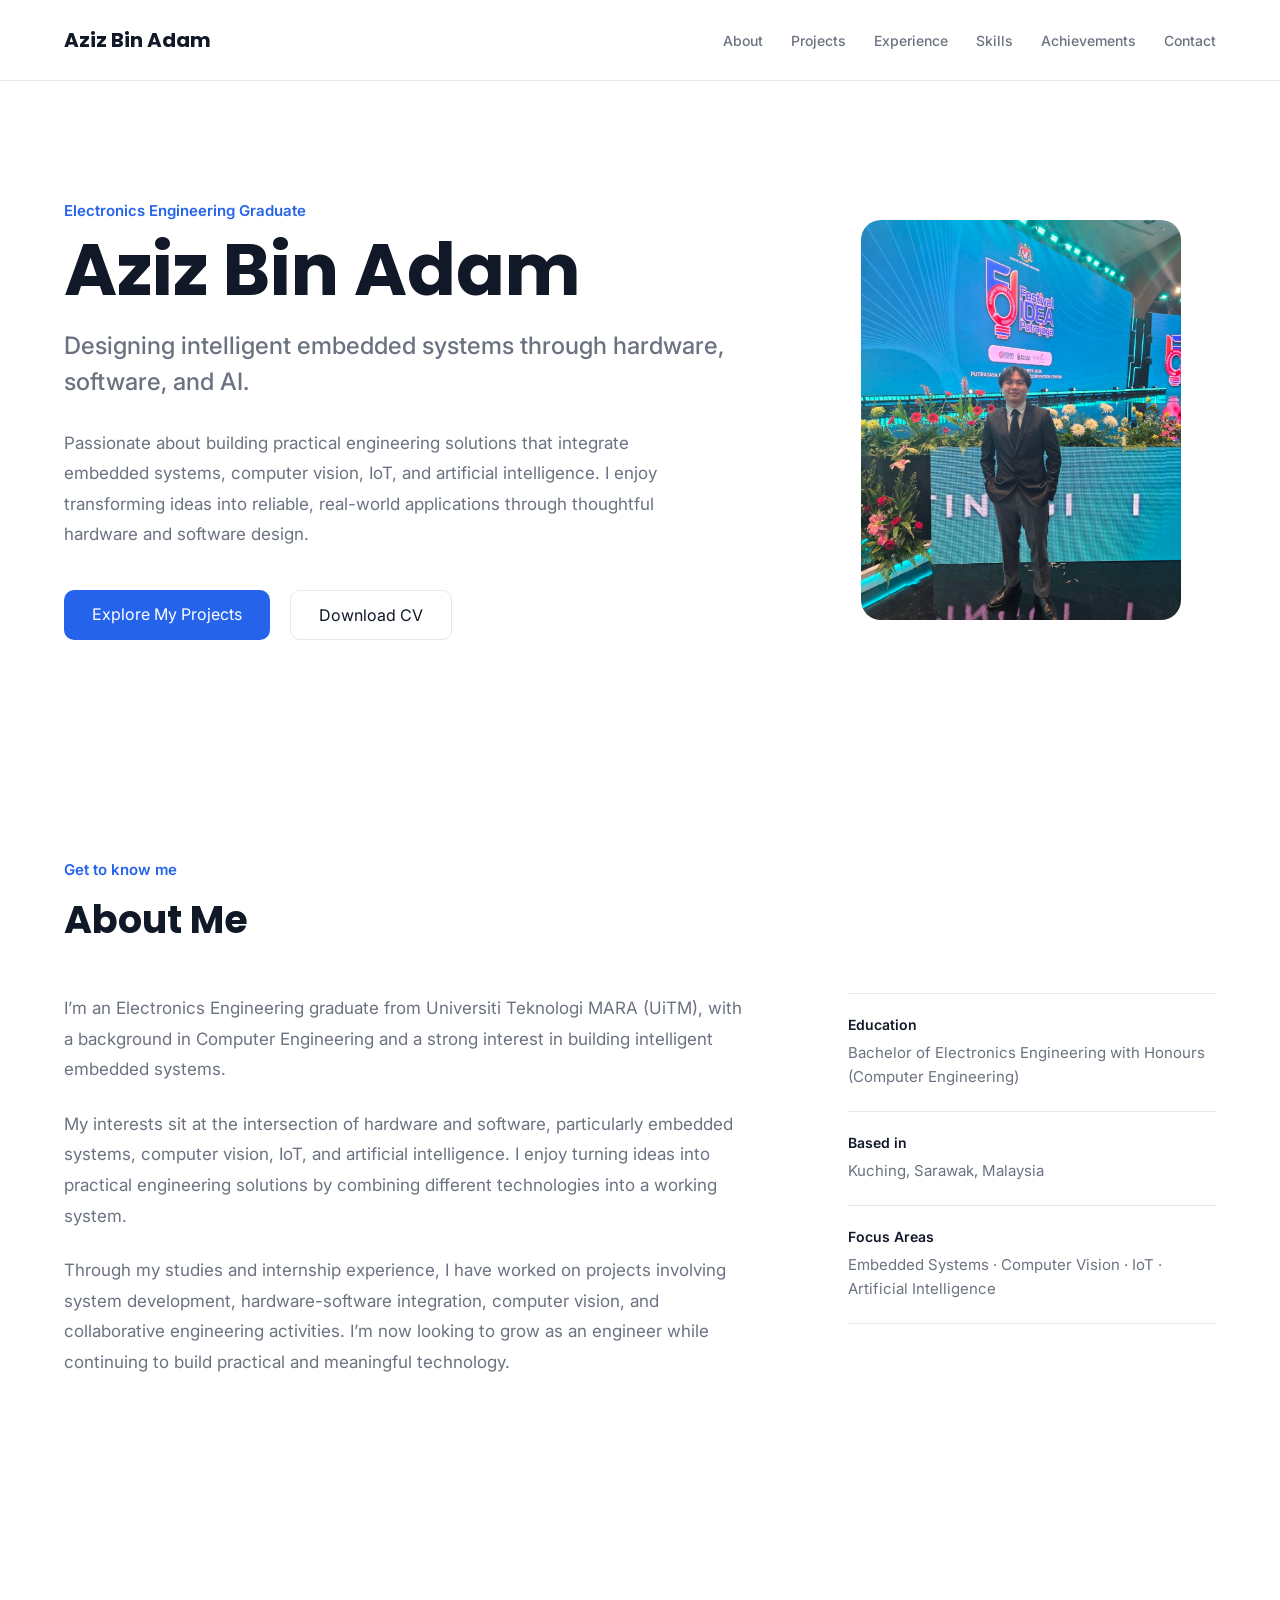
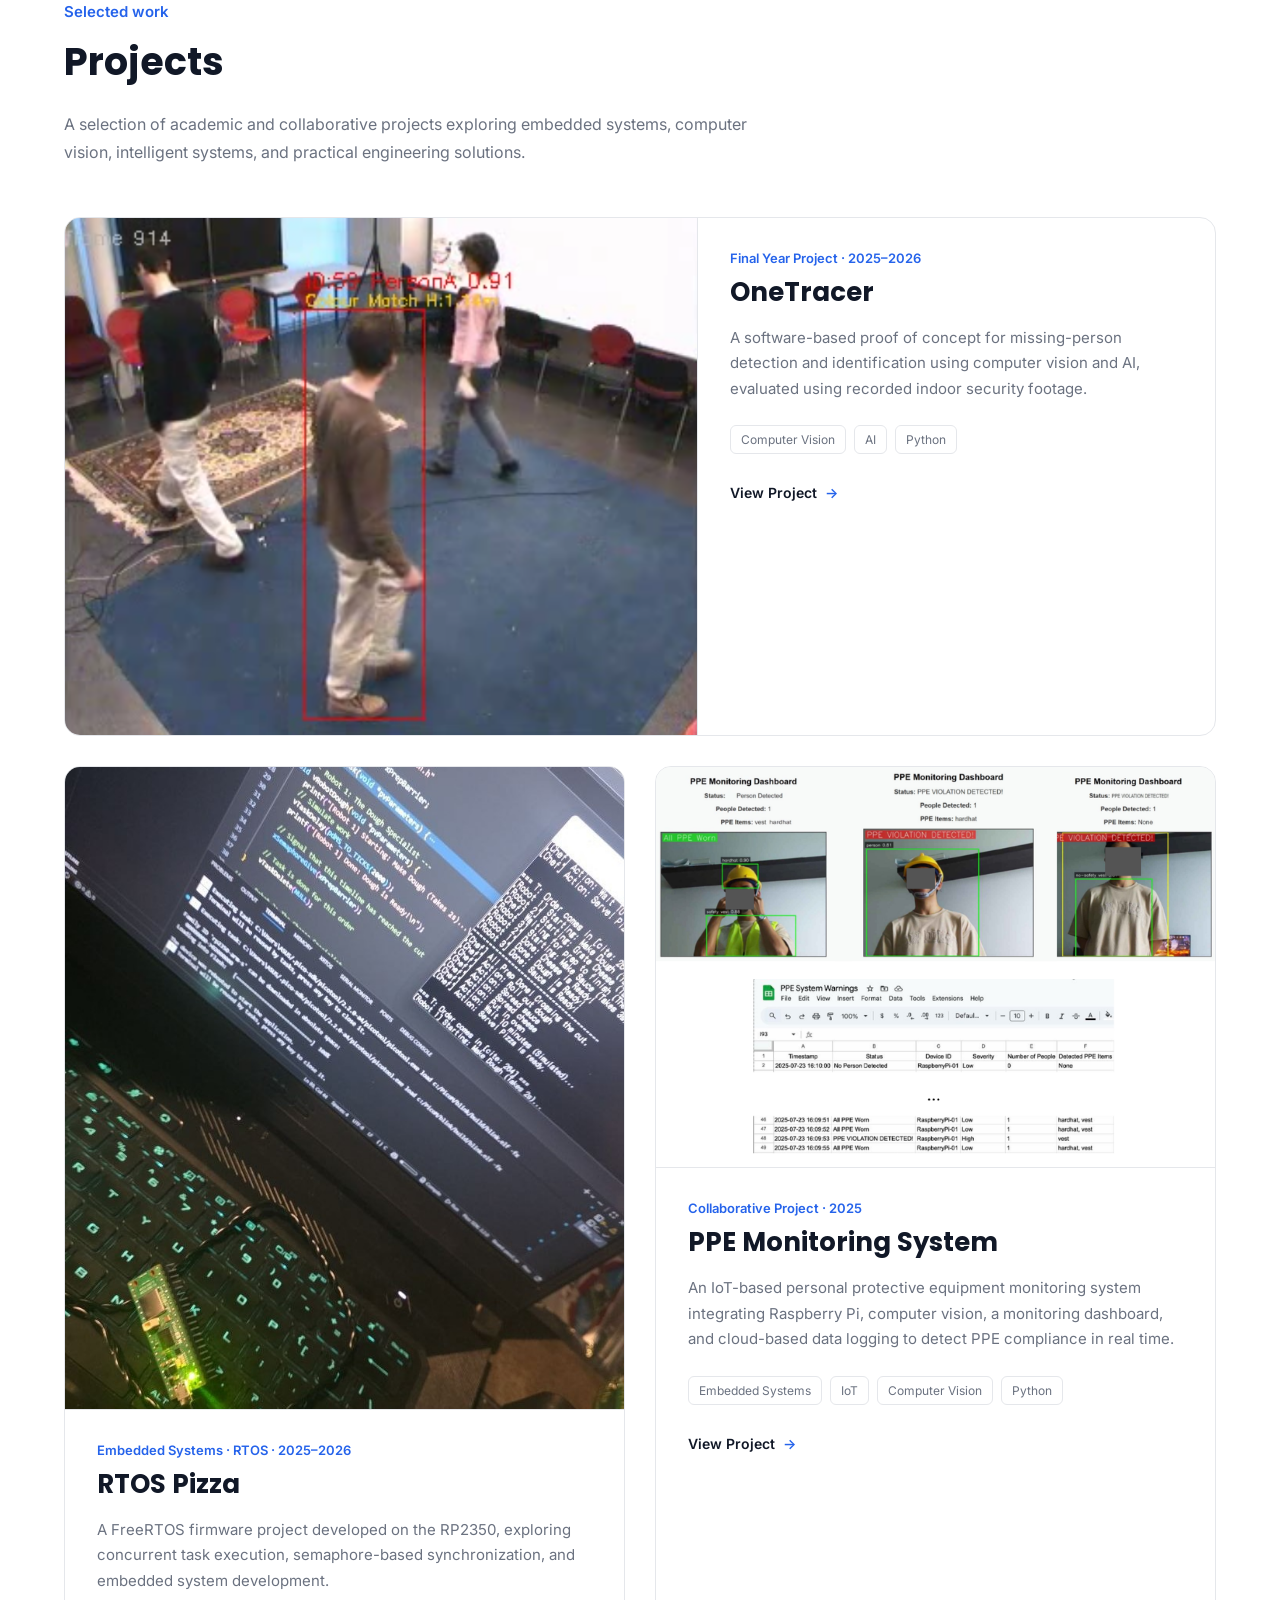
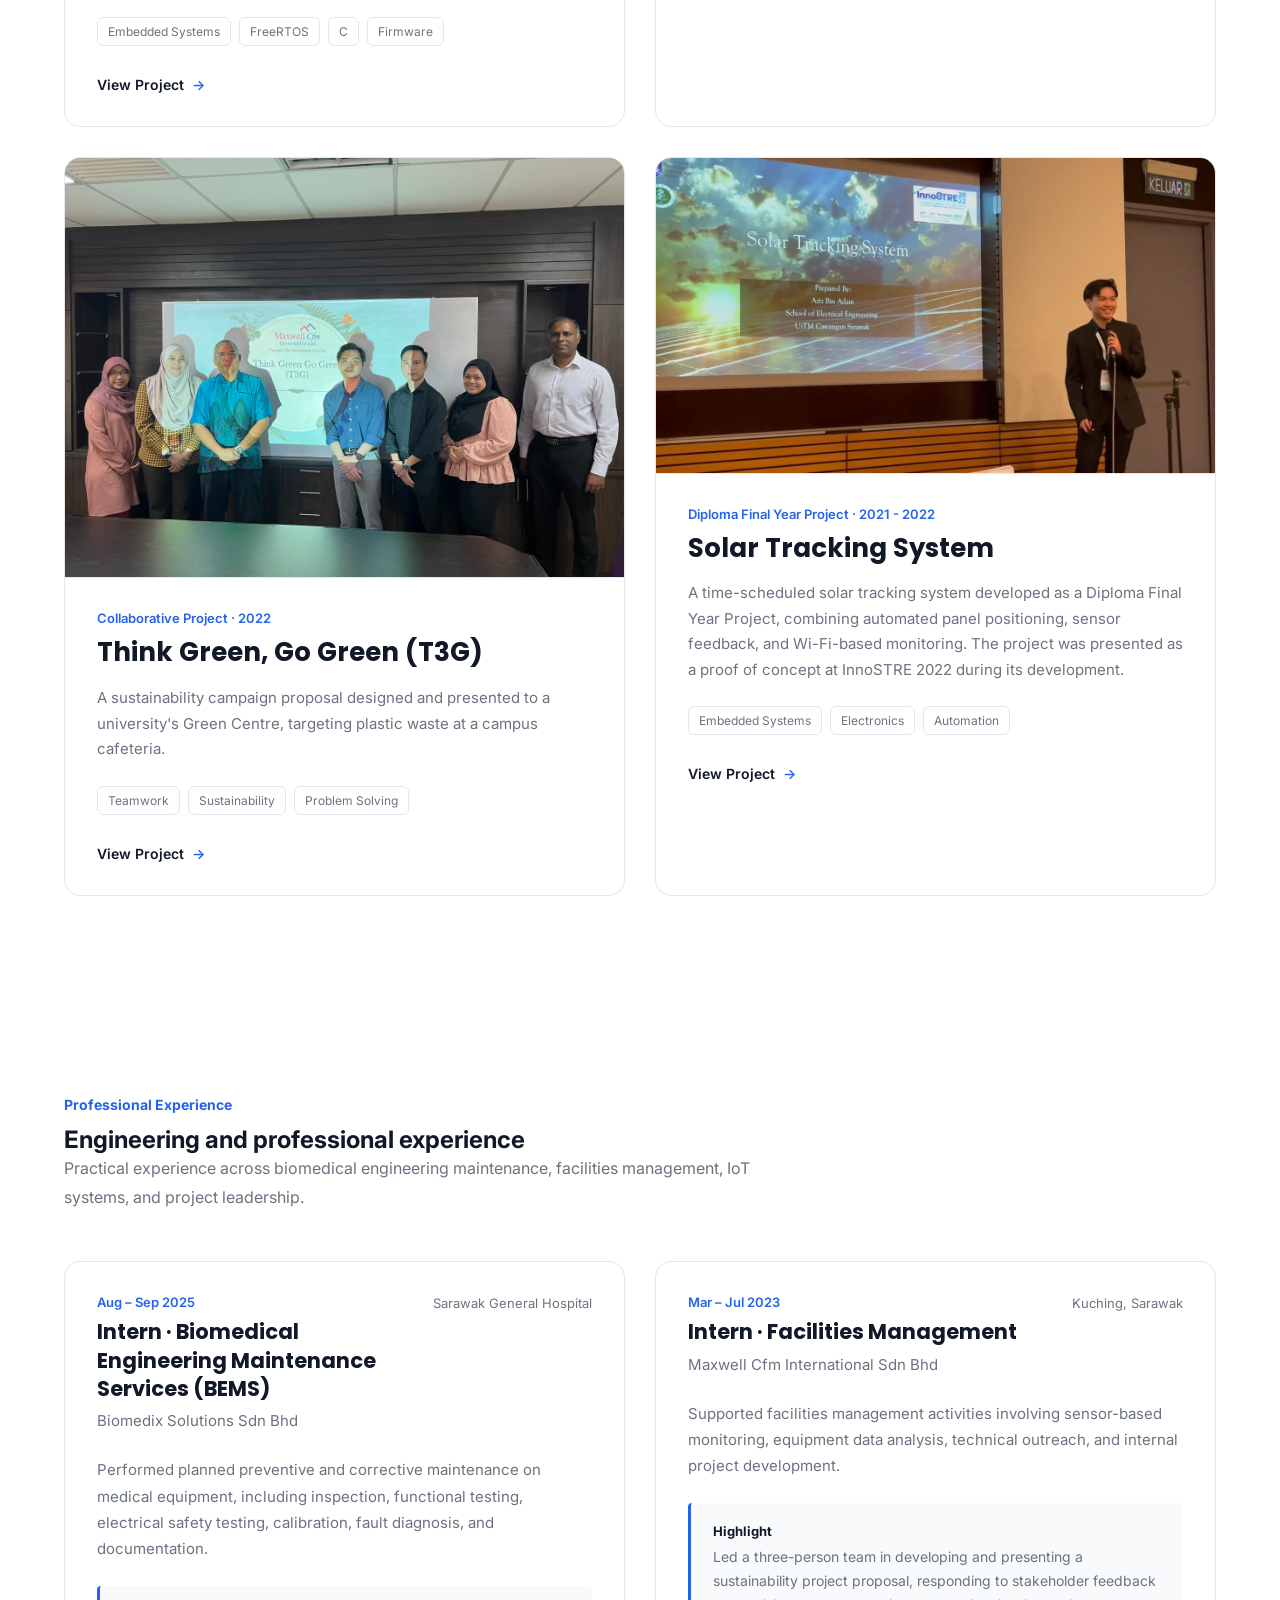
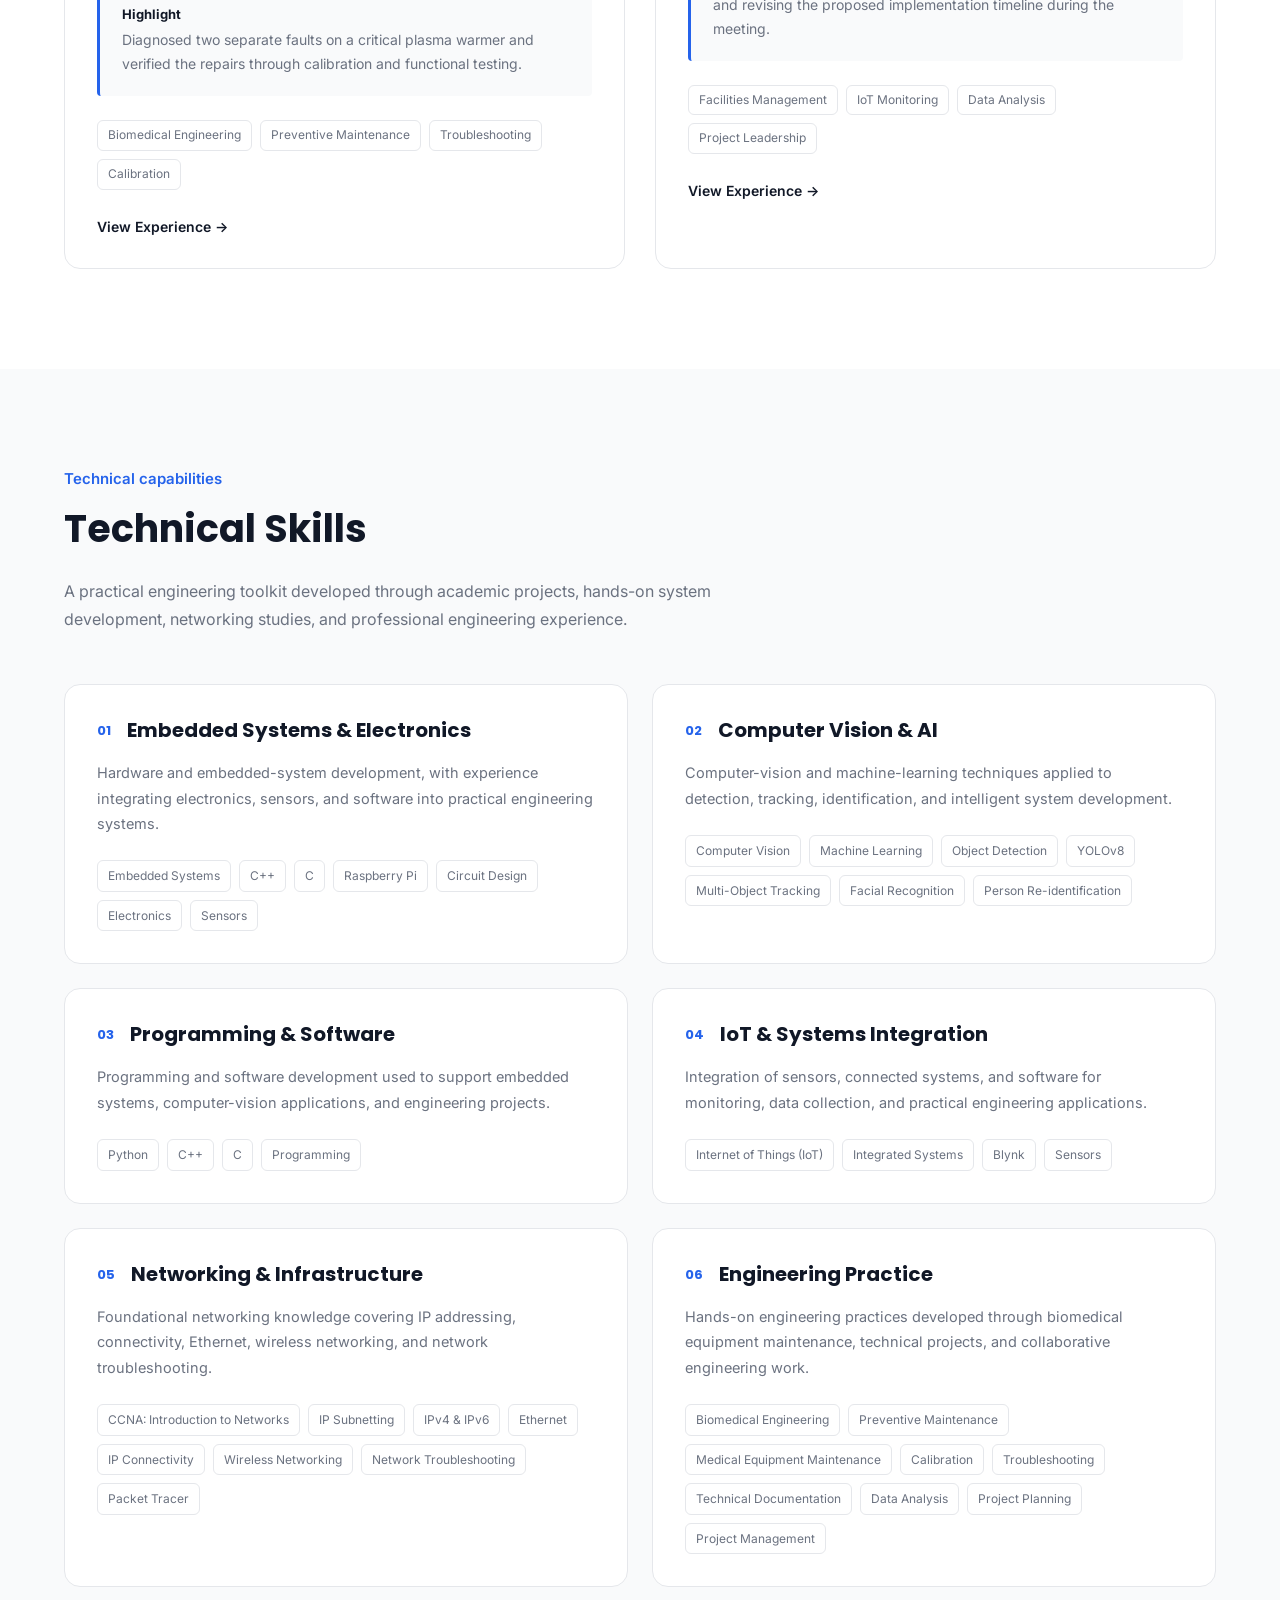
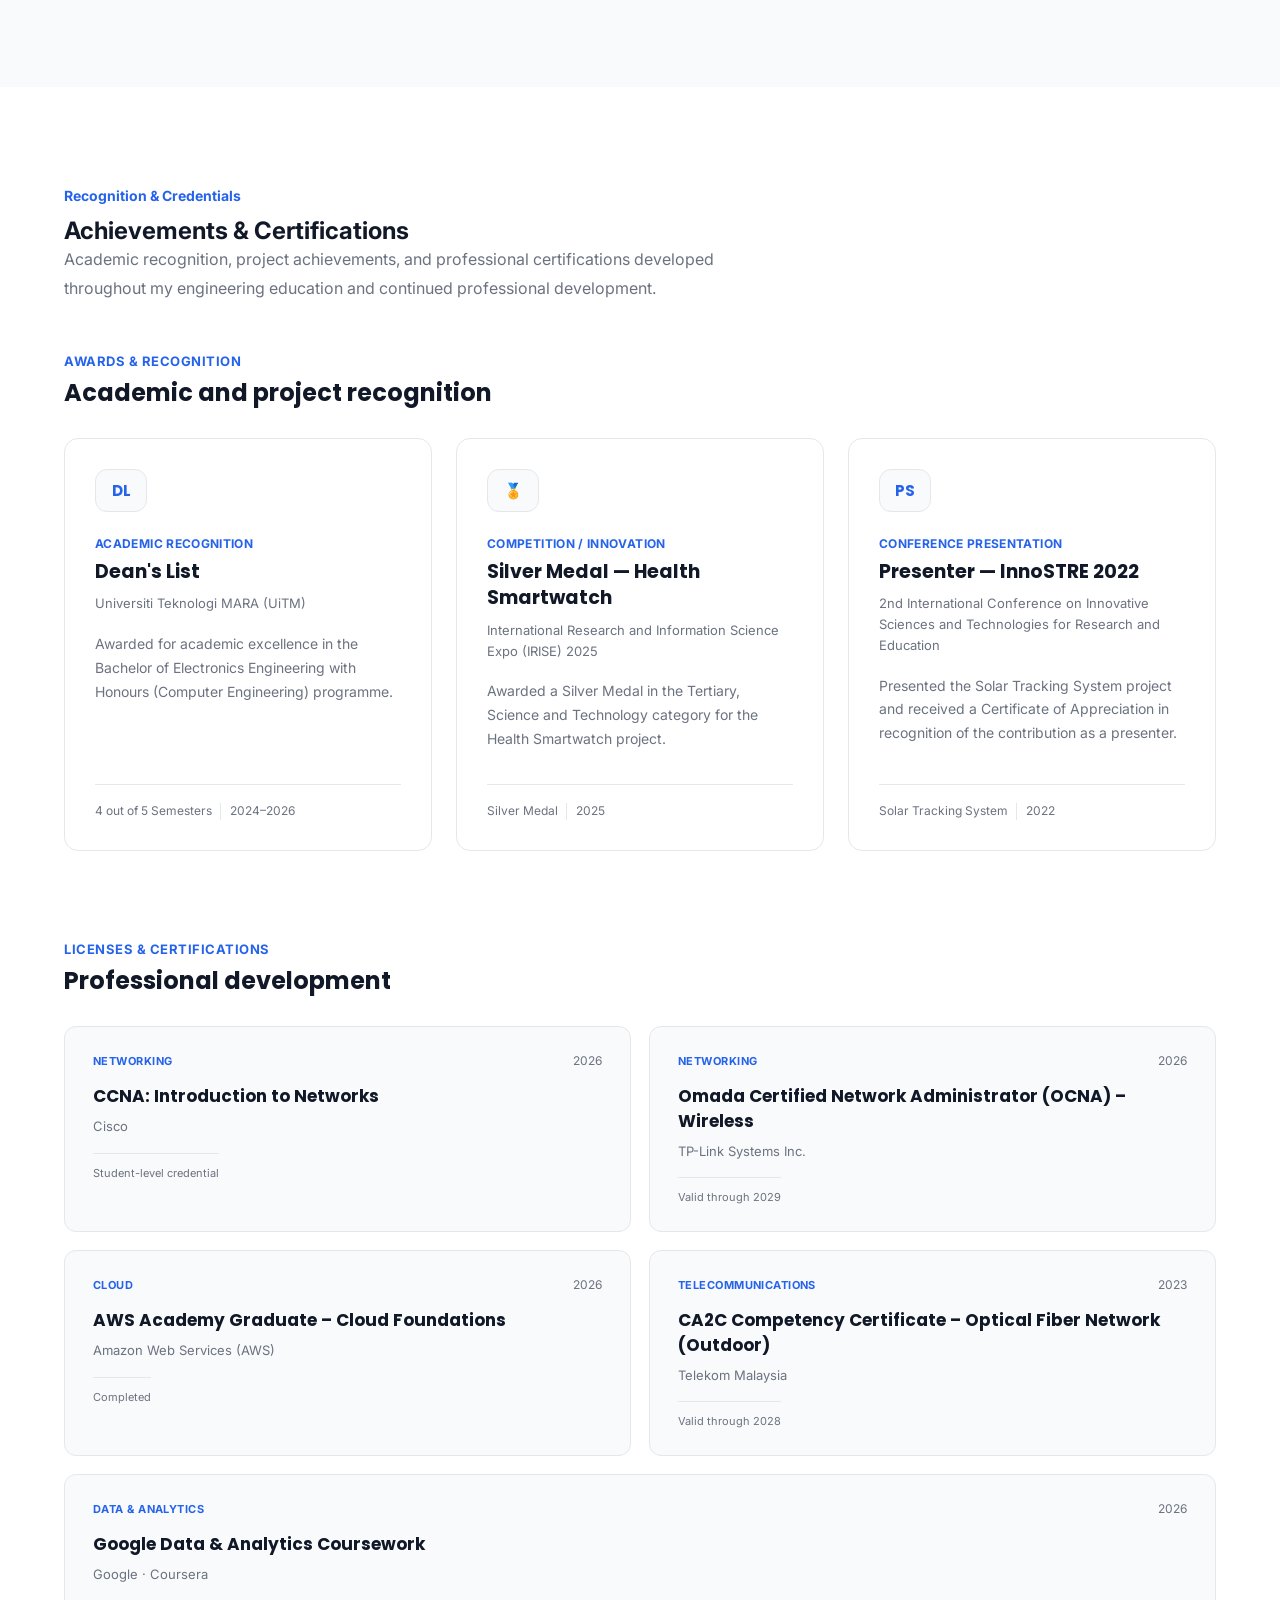
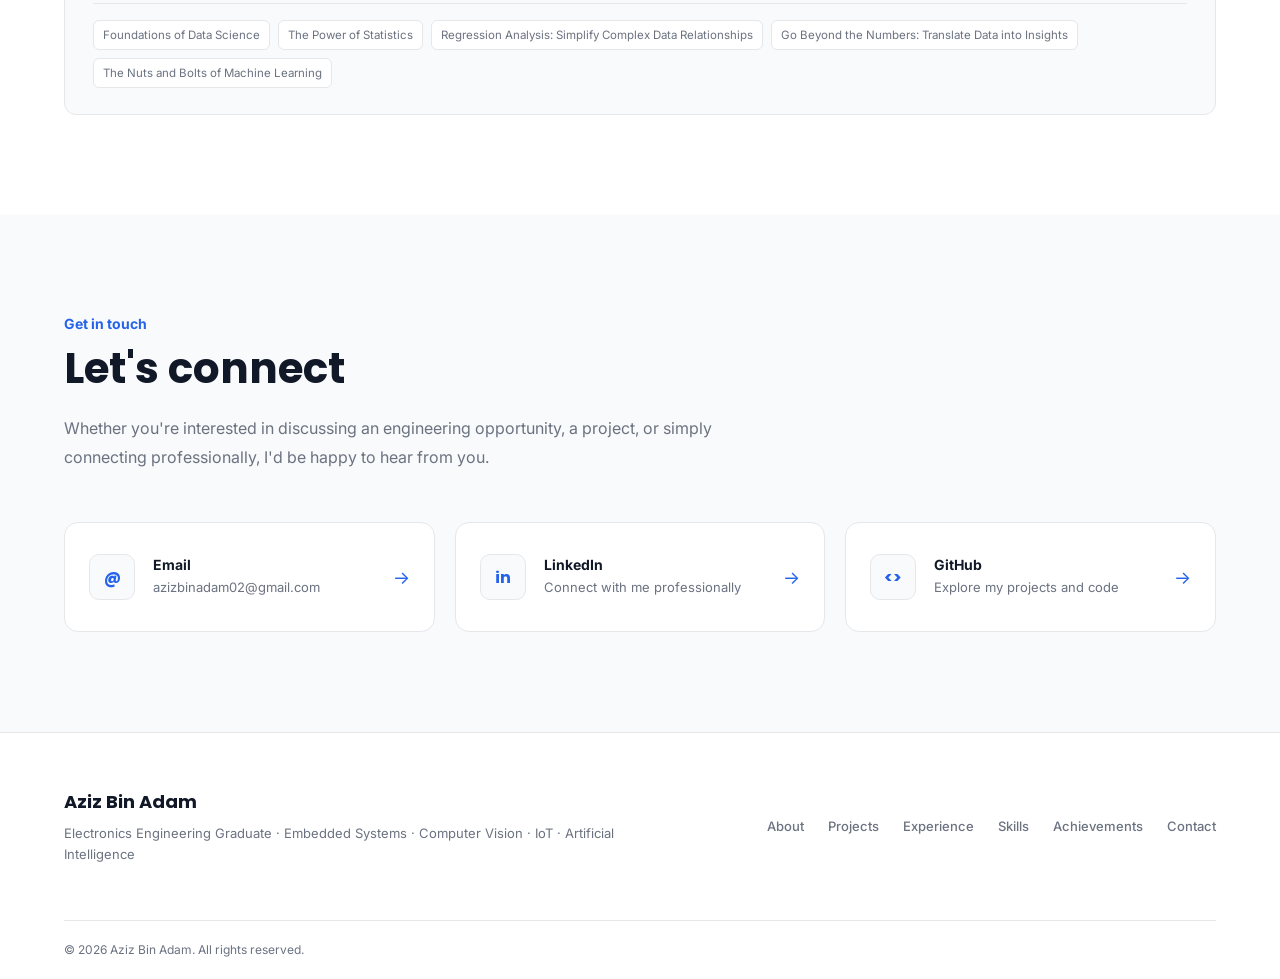
<file: index.html>
<!DOCTYPE html>
<html lang="en">
<head>
    <meta charset="UTF-8">
    <meta name="viewport" content="width=device-width, initial-scale=1.0">
    <title>Aziz Bin Adam</title>
    <link rel="preconnect" href="https://fonts.googleapis.com">
    <link rel="preconnect" href="https://fonts.gstatic.com" crossorigin>

    <link href="https://fonts.googleapis.com/css2?family=Inter:wght@300;400;500;600;700&family=Poppins:wght@500;600;700&display=swap" rel="stylesheet">
    <link rel="stylesheet" href="css/style.css">
</head>

<body>

    <nav>
    <div class="container nav-container">

        <a href="#" class="logo">
            Aziz Bin Adam
        </a>

        <ul class="nav-links">
            <li><a href="#about">About</a></li>
            <li><a href="#projects">Projects</a></li>
            <li><a href="#experience">Experience</a></li>
            <li><a href="#skills">Skills</a></li>
            <li><a href="#achievements">Achievements</a></li>
            <li><a href="#contact">Contact</a></li>
        </ul>

        <button class="menu-toggle" aria-label="Toggle navigation menu">
            ☰
        </button>

    </div>
</nav>

<header class="hero">

    <div class="container hero-container">

        <div class="hero-content">

            <p class="intro">
                Electronics Engineering Graduate
            </p>

            <h1>
                Aziz Bin Adam
            </h1>

            <h2>
                Designing intelligent embedded systems through
                hardware, software, and AI.
            </h2>

            <p class="description">
                Passionate about building practical engineering
                solutions that integrate embedded systems,
                computer vision, IoT, and artificial intelligence.
                I enjoy transforming ideas into reliable,
                real-world applications through thoughtful
                hardware and software design.
            </p>

            <div class="buttons">

                <a href="#projects" class="primary">
                    Explore My Projects
                </a>

                <a href="documents/Aziz_Bin_Adam_Resume.pdf"
                   class="secondary"
                   target="_blank">
                    Download CV
                </a>

            </div>

        </div>

        <div class="hero-image">

            <img
                src="images/profile.jpg"
                alt="Aziz Bin Adam"
                class="profile-image"
            >

        </div>

    </div>

</header>

<main>

    <section id="about">

        <div class="container">

            <div class="section-heading">

                <p class="intro">
                    Get to know me
                </p>

                <h2 class="section-title">
                    About Me
                </h2>

            </div>

            <div class="about-grid">

                <div class="about-text">

                    <p>
                        I’m an Electronics Engineering graduate from Universiti Teknologi
                        MARA (UiTM), with a background in Computer Engineering and a strong
                        interest in building intelligent embedded systems.
                    </p>

                    <p>
                        My interests sit at the intersection of hardware and software,
                        particularly embedded systems, computer vision, IoT, and artificial
                        intelligence. I enjoy turning ideas into practical engineering
                        solutions by combining different technologies into a working system.
                    </p>

                    <p>
                        Through my studies and internship experience, I have worked on
                        projects involving system development, hardware-software integration,
                        computer vision, and collaborative engineering activities. I’m now
                        looking to grow as an engineer while continuing to build practical
                        and meaningful technology.
                    </p>

                </div>


                <div class="about-details">

                    <div class="detail-item">

                        <span class="detail-label">
                            Education
                        </span>

                        <span class="detail-value">
                            Bachelor of Electronics Engineering
                            with Honours (Computer Engineering)
                        </span>

                    </div>


                    <div class="detail-item">

                        <span class="detail-label">
                            Based in
                        </span>

                        <span class="detail-value">
                            Kuching, Sarawak, Malaysia
                        </span>

                    </div>


                    <div class="detail-item">

                        <span class="detail-label">
                            Focus Areas
                        </span>

                        <span class="detail-value">
                            Embedded Systems · Computer Vision ·
                            IoT · Artificial Intelligence
                        </span>

                    </div>

                </div>

            </div>

        </div>

    </section>

    <section id="projects">

        <div class="container">

            <div class="section-heading">

                <p class="intro">
                    Selected work
                </p>

                <h2 class="section-title">
                    Projects
                </h2>

                <p class="section-description">
                    A selection of academic and collaborative projects
                    exploring embedded systems, computer vision,
                    intelligent systems, and practical engineering solutions.
                </p>

            </div>


            <div class="projects-grid">


                <!-- Project 1 -->

                <article class="project-card featured">

                    <div class="project-image">
                        <img
                            src = "images/onetracer/single-detection.png"
                            alt = "OneTracer detection output showing tracked persons in CCTV footage"
                            class = "project-thumbnail"
                            >
                    </div>

                    <div class="project-content">

                        <p class="project-type">
                            Final Year Project · 2025–2026
                        </p>

                        <h3>
                            OneTracer
                        </h3>

                        <p class="project-description">
                            A software-based proof of concept for missing-person detection
                            and identification using computer vision and AI, evaluated
                            using recorded indoor security footage.
                        </p>

                        <div class="project-tags">

                            <span>Computer Vision</span>
                            <span>AI</span>
                            <span>Python</span>

                        </div>

                        <a href="projects/onetracer.html" class="project-link">
                            View Project
                            <span>→</span>
                        </a>

                    </div>

                </article>

                <!-- Project 2 -->

                <article class="project-card">

                    <div class="project-image">
                        <img
                            src="images/rtos-pizza/rtos-pizza-development.jpg"
                            alt="RTOS_Pizza development environment showing embedded C code and Raspberry Pi Pico hardware"
                            class="project-thumbnail"
                        >
                    </div>

                    <div class="project-content">

                        <p class="project-type">
                            Embedded Systems · RTOS · 2025–2026
                        </p>

                        <h3>
                            RTOS Pizza
                        </h3>

                        <p class="project-description">
                            A FreeRTOS firmware project developed on the RP2350,
                            exploring concurrent task execution, semaphore-based
                            synchronization, and embedded system development.
                        </p>

                        <div class="project-tags">

                            <span>Embedded Systems</span>
                            <span>FreeRTOS</span>
                            <span>C</span>
                            <span>Firmware</span>

                        </div>

                        <a
                            href="projects/rtos-pizza.html"
                            class="project-link"
                        >
                            View Project
                            <span>→</span>
                        </a>

                    </div>

                </article>

                <!-- Project 3 -->

                <article class="project-card">

                    <div class="project-image">
                        <img
                            src="images/ppe-monitoring/ppe-monitoring-dashboard.png"
                            alt="PPE monitoring dashboard showing PPE detection results, violation alerts, and recorded monitoring data"
                            class="project-thumbnail"
                        >
                    </div>

                    <div class="project-content">

                        <p class="project-type">
                            Collaborative Project · 2025
                        </p>

                        <h3>
                            PPE Monitoring System
                        </h3>

                        <p class="project-description">
                            An IoT-based personal protective equipment monitoring system
                            integrating Raspberry Pi, computer vision, a monitoring dashboard,
                            and cloud-based data logging to detect PPE compliance in real time.
                        </p>

                        <div class="project-tags">

                            <span>
                                Embedded Systems
                            </span>

                            <span>
                                IoT
                            </span>

                            <span>
                                Computer Vision
                            </span>

                            <span>
                                Python
                            </span>

                        </div>

                        <a href="projects/ppe-monitoring.html" class="project-link">
                            View Project
                            <span>→</span>
                        </a>

                    </div>

                </article>

                <!-- Project 4 -->

                <article class="project-card">

                    <div class="project-image">
                        <img
                            src = "images/t3g/t3g-group-photo.jpg"
                            alt = "Group Photo of Maxwell Cfm International Sdn Bhd Team with UiTM representative"
                            class = "project-thumbnail"
                        >
                    </div>

                    <div class="project-content">

                        <p class="project-type">
                            Collaborative Project · 2022
                        </p>

                        <h3>
                            Think Green, Go Green (T3G)
                        </h3>

                        <p class="project-description">
                            A sustainability campaign proposal designed and
                            presented to a university's Green Centre, targeting
                            plastic waste at a campus cafeteria.
                        </p>

                        <div class="project-tags">

                            <span>Teamwork</span>
                            <span>Sustainability</span>
                            <span>Problem Solving</span>

                        </div>

                        <a href="projects/t3g.html" class="project-link">
                            View Project
                            <span>→</span>
                        </a>

                    </div>

                </article>


                <!-- Project 5 -->

                <article class="project-card">

                    <div class="project-image">
                        <img
                            src = "images/solar-tracking/presentation-photo.jpg"
                            alt = " Snippet of Presenting at InnoSTRE2022"
                            class = "project-thumbnail"
                        >
                    </div>

                    <div class="project-content">

                        <p class="project-type">
                            Diploma Final Year Project · 2021 - 2022
                        </p>

                        <h3>
                            Solar Tracking System
                        </h3>

                        <p class="project-description">
                            A time-scheduled solar tracking system developed as a
                            Diploma Final Year Project, combining automated
                            panel positioning, sensor feedback, and Wi-Fi-based
                            monitoring. The project was presented as a proof of
                            concept at InnoSTRE 2022 during its development.
                        </p>

                        <div class="project-tags">

                            <span>Embedded Systems</span>
                            <span>Electronics</span>
                            <span>Automation</span>

                        </div>

                        <a href="projects/solar-tracking.html" class="project-link">
                            View Project
                            <span>→</span>
                        </a>

                    </div>

                </article>


            </div>

        </div>

    </section>

    <!-- Experience -->

    <section id="experience" class="section">

        <div class="container">

            <p class="section-eyebrow">
                Professional Experience
            </p>

            <h2>
                Engineering and professional experience
            </h2>

            <p class="section-description">
                Practical experience across biomedical engineering maintenance,
                facilities management, IoT systems, and project leadership.
            </p>

            <div class="experience-grid">

                <!-- Biomedix Solutions -->

                <article class="experience-card">

                    <div class="experience-card-header">

                        <div>

                            <p class="experience-date">
                                Aug – Sep 2025
                            </p>

                            <h3>
                                Intern · Biomedical Engineering Maintenance Services (BEMS)
                            </h3>

                            <p class="experience-company">
                                Biomedix Solutions Sdn Bhd
                            </p>

                        </div>

                        <span class="experience-location">
                            Sarawak General Hospital
                        </span>

                    </div>

                    <p>
                        Performed planned preventive and corrective maintenance
                        on medical equipment, including inspection, functional
                        testing, electrical safety testing, calibration, fault
                        diagnosis, and documentation.
                    </p>

                    <div class="experience-highlight">

                        <strong>
                            Highlight
                        </strong>

                        <p>
                            Diagnosed two separate faults on a critical plasma
                            warmer and verified the repairs through calibration
                            and functional testing.
                        </p>

                    </div>

                    <div class="experience-tags">

                        <span>
                            Biomedical Engineering
                        </span>

                        <span>
                            Preventive Maintenance
                        </span>

                        <span>
                            Troubleshooting
                        </span>

                        <span>
                            Calibration
                        </span>

                    </div>

                    <a
                        href="experience/biomedix.html"
                        class="card-link"
                    >
                        View Experience →
                    </a>

                </article>


                <!-- Maxwell Cfm -->

                <article class="experience-card">

                    <div class="experience-card-header">

                        <div>

                            <p class="experience-date">
                                Mar – Jul 2023
                            </p>

                            <h3>
                                Intern · Facilities Management
                            </h3>

                            <p class="experience-company">
                                Maxwell Cfm International Sdn Bhd
                            </p>

                        </div>

                        <span class="experience-location">
                            Kuching, Sarawak
                        </span>

                    </div>

                    <p>
                        Supported facilities management activities involving
                        sensor-based monitoring, equipment data analysis,
                        technical outreach, and internal project development.
                    </p>

                    <div class="experience-highlight">

                        <strong>
                            Highlight
                        </strong>

                        <p>
                            Led a three-person team in developing and presenting
                            a sustainability project proposal, responding to
                            stakeholder feedback and revising the proposed
                            implementation timeline during the meeting.
                        </p>

                    </div>

                    <div class="experience-tags">

                        <span>
                            Facilities Management
                        </span>

                        <span>
                            IoT Monitoring
                        </span>

                        <span>
                            Data Analysis
                        </span>

                        <span>
                            Project Leadership
                        </span>

                    </div>

                    <a
                        href="experience/maxwell-cfm.html"
                        class="card-link"
                    >
                        View Experience →
                    </a>

                </article>

            </div>

        </div>

    </section>

    <!-- Technical Skills -->

    <section id="skills" class="skills-section">

        <div class="container">

            <div class="section-heading">

                <p class="intro">
                    Technical capabilities
                </p>

                <h2 class="section-title">
                    Technical Skills
                </h2>

                <p class="section-description">
                    A practical engineering toolkit developed through academic
                    projects, hands-on system development, networking studies,
                    and professional engineering experience.
                </p>

            </div>


            <div class="skills-grid">


                <!-- Embedded Systems & Electronics -->

                <article class="skill-card">

                    <div class="skill-card-header">

                        <span class="skill-number">
                            01
                        </span>

                        <h3>
                            Embedded Systems &amp; Electronics
                        </h3>

                    </div>

                    <p>
                        Hardware and embedded-system development, with experience
                        integrating electronics, sensors, and software into
                        practical engineering systems.
                    </p>

                    <div class="skill-tags">

                        <span>Embedded Systems</span>
                        <span>C++</span>
                        <span>C</span>
                        <span>Raspberry Pi</span>
                        <span>Circuit Design</span>
                        <span>Electronics</span>
                        <span>Sensors</span>

                    </div>

                </article>


                <!-- Computer Vision & AI -->

                <article class="skill-card">

                    <div class="skill-card-header">

                        <span class="skill-number">
                            02
                        </span>

                        <h3>
                            Computer Vision &amp; AI
                        </h3>

                    </div>

                    <p>
                        Computer-vision and machine-learning techniques applied
                        to detection, tracking, identification, and intelligent
                        system development.
                    </p>

                    <div class="skill-tags">

                        <span>Computer Vision</span>
                        <span>Machine Learning</span>
                        <span>Object Detection</span>
                        <span>YOLOv8</span>
                        <span>Multi-Object Tracking</span>
                        <span>Facial Recognition</span>
                        <span>Person Re-identification</span>

                    </div>

                </article>


                <!-- Programming & Software -->

                <article class="skill-card">

                    <div class="skill-card-header">

                        <span class="skill-number">
                            03
                        </span>

                        <h3>
                            Programming &amp; Software
                        </h3>

                    </div>

                    <p>
                        Programming and software development used to support
                        embedded systems, computer-vision applications, and
                        engineering projects.
                    </p>

                    <div class="skill-tags">

                        <span>Python</span>
                        <span>C++</span>
                        <span>C</span>
                        <span>Programming</span>

                    </div>

                </article>


                <!-- IoT & Systems Integration -->

                <article class="skill-card">

                    <div class="skill-card-header">

                        <span class="skill-number">
                            04
                        </span>

                        <h3>
                            IoT &amp; Systems Integration
                        </h3>

                    </div>

                    <p>
                        Integration of sensors, connected systems, and software
                        for monitoring, data collection, and practical
                        engineering applications.
                    </p>

                    <div class="skill-tags">

                        <span>Internet of Things (IoT)</span>
                        <span>Integrated Systems</span>
                        <span>Blynk</span>
                        <span>Sensors</span>

                    </div>

                </article>


                <!-- Networking & Infrastructure -->

                <article class="skill-card">

                    <div class="skill-card-header">

                        <span class="skill-number">
                            05
                        </span>

                        <h3>
                            Networking &amp; Infrastructure
                        </h3>

                    </div>

                    <p>
                        Foundational networking knowledge covering IP addressing,
                        connectivity, Ethernet, wireless networking, and network
                        troubleshooting.
                    </p>

                    <div class="skill-tags">

                        <span>CCNA: Introduction to Networks</span>
                        <span>IP Subnetting</span>
                        <span>IPv4 &amp; IPv6</span>
                        <span>Ethernet</span>
                        <span>IP Connectivity</span>
                        <span>Wireless Networking</span>
                        <span>Network Troubleshooting</span>
                        <span>Packet Tracer</span>

                    </div>

                </article>


                <!-- Engineering Practice -->

                <article class="skill-card">

                    <div class="skill-card-header">

                        <span class="skill-number">
                            06
                        </span>

                        <h3>
                            Engineering Practice
                        </h3>

                    </div>

                    <p>
                        Hands-on engineering practices developed through
                        biomedical equipment maintenance, technical projects,
                        and collaborative engineering work.
                    </p>

                    <div class="skill-tags">

                        <span>Biomedical Engineering</span>
                        <span>Preventive Maintenance</span>
                        <span>Medical Equipment Maintenance</span>
                        <span>Calibration</span>
                        <span>Troubleshooting</span>
                        <span>Technical Documentation</span>
                        <span>Data Analysis</span>
                        <span>Project Planning</span>
                        <span>Project Management</span>

                    </div>

                </article>


            </div>

        </div>

    </section>

    <section id="achievements" class="section">

        <div class="container">

            <p class="section-eyebrow">
                Recognition &amp; Credentials
            </p>

            <h2>
                Achievements &amp; Certifications
            </h2>

            <p class="section-description">
                Academic recognition, project achievements, and professional
                certifications developed throughout my engineering education
                and continued professional development.
            </p>


            <!-- Awards & Recognition -->

            <div class="achievement-group">

                <div class="achievement-group-heading">

                    <p class="achievement-group-label">
                        Awards &amp; Recognition
                    </p>

                    <h3>
                        Academic and project recognition
                    </h3>

                </div>


                <div class="achievement-grid">


                    <!-- Dean's List -->

                    <article class="achievement-card">

                        <div class="achievement-icon">
                            DL
                        </div>

                        <div class="achievement-content">

                            <p class="achievement-type">
                                Academic Recognition
                            </p>

                            <h4>
                                Dean's List
                            </h4>

                            <p class="achievement-issuer">
                                Universiti Teknologi MARA (UiTM)
                            </p>

                            <p class="achievement-description">
                                Awarded for academic excellence in the Bachelor
                                of Electronics Engineering with Honours
                                (Computer Engineering) programme.
                            </p>

                            <div class="achievement-meta">

                                <span>
                                    4 out of 5 Semesters
                                </span>

                                <span>
                                    2024–2026
                                </span>

                            </div>

                        </div>

                    </article>


                    <!-- IRISE Silver Medal -->

                    <article class="achievement-card">

                        <div class="achievement-icon">
                            🏅
                        </div>

                        <div class="achievement-content">

                            <p class="achievement-type">
                                Competition / Innovation
                            </p>

                            <h4>
                                Silver Medal — Health Smartwatch
                            </h4>

                            <p class="achievement-issuer">
                                International Research and Information
                                Science Expo (IRISE) 2025
                            </p>

                            <p class="achievement-description">
                                Awarded a Silver Medal in the Tertiary,
                                Science and Technology category for the
                                Health Smartwatch project.
                            </p>

                            <div class="achievement-meta">

                                <span>
                                    Silver Medal
                                </span>

                                <span>
                                    2025
                                </span>

                            </div>

                        </div>

                    </article>


                    <!-- InnoSTRE -->

                    <article class="achievement-card">

                        <div class="achievement-icon">
                            PS
                        </div>

                        <div class="achievement-content">

                            <p class="achievement-type">
                                Conference Presentation
                            </p>

                            <h4>
                                Presenter — InnoSTRE 2022
                            </h4>

                            <p class="achievement-issuer">
                                2nd International Conference on Innovative
                                Sciences and Technologies for Research
                                and Education
                            </p>

                            <p class="achievement-description">
                                Presented the Solar Tracking System project
                                and received a Certificate of Appreciation
                                in recognition of the contribution as a
                                presenter.
                            </p>

                            <div class="achievement-meta">

                                <span>
                                    Solar Tracking System
                                </span>

                                <span>
                                    2022
                                </span>

                            </div>

                        </div>

                    </article>


                </div>

            </div>


            <!-- Licenses & Certifications -->

            <div class="achievement-group certifications-group">

                <div class="achievement-group-heading">

                    <p class="achievement-group-label">
                        Licenses &amp; Certifications
                    </p>

                    <h3>
                        Professional development
                    </h3>

                </div>


                <div class="certification-grid">


                    <!-- CCNA -->

                    <article class="certification-card">

                        <div class="certification-top">

                            <span class="certification-category">
                                Networking
                            </span>

                            <span class="certification-year">
                                2026
                            </span>

                        </div>

                        <h4>
                            CCNA: Introduction to Networks
                        </h4>

                        <p>
                            Cisco
                        </p>

                        <span class="certification-status">
                            Student-level credential
                        </span>

                    </article>


                    <!-- OCNA -->

                    <article class="certification-card">

                        <div class="certification-top">

                            <span class="certification-category">
                                Networking
                            </span>

                            <span class="certification-year">
                                2026
                            </span>

                        </div>

                        <h4>
                            Omada Certified Network Administrator (OCNA) –
                            Wireless
                        </h4>

                        <p>
                            TP-Link Systems Inc.
                        </p>

                        <span class="certification-status">
                            Valid through 2029
                        </span>

                    </article>


                    <!-- AWS -->

                    <article class="certification-card">

                        <div class="certification-top">

                            <span class="certification-category">
                                Cloud
                            </span>

                            <span class="certification-year">
                                2026
                            </span>

                        </div>

                        <h4>
                            AWS Academy Graduate – Cloud Foundations
                        </h4>

                        <p>
                            Amazon Web Services (AWS)
                        </p>

                        <span class="certification-status">
                            Completed
                        </span>

                    </article>


                    <!-- Optical Fiber -->

                    <article class="certification-card">

                        <div class="certification-top">

                            <span class="certification-category">
                                Telecommunications
                            </span>

                            <span class="certification-year">
                                2023
                            </span>

                        </div>

                        <h4>
                            CA2C Competency Certificate –
                            Optical Fiber Network (Outdoor)
                        </h4>

                        <p>
                            Telekom Malaysia
                        </p>

                        <span class="certification-status">
                            Valid through 2028
                        </span>

                    </article>


                    <!-- Google Data Science -->

                    <article class="certification-card certification-card-wide">

                        <div class="certification-top">

                            <span class="certification-category">
                                Data &amp; Analytics
                            </span>

                            <span class="certification-year">
                                2026
                            </span>

                        </div>

                        <h4>
                            Google Data &amp; Analytics Coursework
                        </h4>

                        <p>
                            Google · Coursera
                        </p>

                        <div class="certification-list">

                            <span>
                                Foundations of Data Science
                            </span>

                            <span>
                                The Power of Statistics
                            </span>

                            <span>
                                Regression Analysis: Simplify Complex Data Relationships
                            </span>

                            <span>
                                Go Beyond the Numbers: Translate Data into Insights
                            </span>

                            <span>
                                The Nuts and Bolts of Machine Learning
                            </span>

                        </div>

                    </article>


                </div>

            </div>

        </div>

    </section>

    <!-- Contact -->

    <section id="contact" class="contact-section">

        <div class="container">

            <div class="section-heading">

                <p class="section-eyebrow">
                    Get in touch
                </p>

                <h2>
                    Let's connect
                </h2>

                <p class="section-description">
                    Whether you're interested in discussing an engineering
                    opportunity, a project, or simply connecting professionally,
                    I'd be happy to hear from you.
                </p>

            </div>


            <div class="contact-grid">

                <!-- Email -->

                <a
                    href="mailto:azizbinadam02@gmail.com"
                    class="contact-card"
                >

                    <div class="contact-card-icon">
                        @
                    </div>

                    <div class="contact-card-content">

                        <span class="contact-card-label">
                            Email
                        </span>

                        <span class="contact-card-value">
                            azizbinadam02@gmail.com
                        </span>

                    </div>

                    <span class="contact-card-arrow">
                        →
                    </span>

                </a>


                <!-- LinkedIn -->

                <a
                    href="https://linkedin.com/in/aziz-bin-adam"
                    class="contact-card"
                    target="_blank"
                    rel="noopener noreferrer"
                >

                    <div class="contact-card-icon">
                        in
                    </div>

                    <div class="contact-card-content">

                        <span class="contact-card-label">
                            LinkedIn
                        </span>

                        <span class="contact-card-value">
                            Connect with me professionally
                        </span>

                    </div>

                    <span class="contact-card-arrow">
                        →
                    </span>

                </a>


                <!-- GitHub -->

                <a
                    href="https://github.com/azizbinadam"
                    class="contact-card"
                    target="_blank"
                    rel="noopener noreferrer"
                >

                    <div class="contact-card-icon">
                        &lt;&gt;
                    </div>

                    <div class="contact-card-content">

                        <span class="contact-card-label">
                            GitHub
                        </span>

                        <span class="contact-card-value">
                            Explore my projects and code
                        </span>

                    </div>

                    <span class="contact-card-arrow">
                        →
                    </span>

                </a>

            </div>

        </div>

    </section>

</main>

<!-- Footer -->

<footer class="site-footer">

    <div class="container footer-container">

        <div class="footer-content">

            <p class="footer-name">
                Aziz Bin Adam
            </p>

            <p class="footer-description">
                Electronics Engineering Graduate · Embedded Systems ·
                Computer Vision · IoT · Artificial Intelligence
            </p>

        </div>


        <div class="footer-links">

            <a href="#about">
                About
            </a>

            <a href="#projects">
                Projects
            </a>

            <a href="#experience">
                Experience
            </a>

            <a href="#skills">
                Skills
            </a>

            <a href="#achievements">
                Achievements
            </a>

            <a href="#contact">
                Contact
            </a>

        </div>

    </div>


    <div class="container footer-bottom">

        <p>
            © 2026 Aziz Bin Adam. All rights reserved.
        </p>

    </div>

</footer>

<script src="js/script.js"></script>

</body>
</html>
</file>
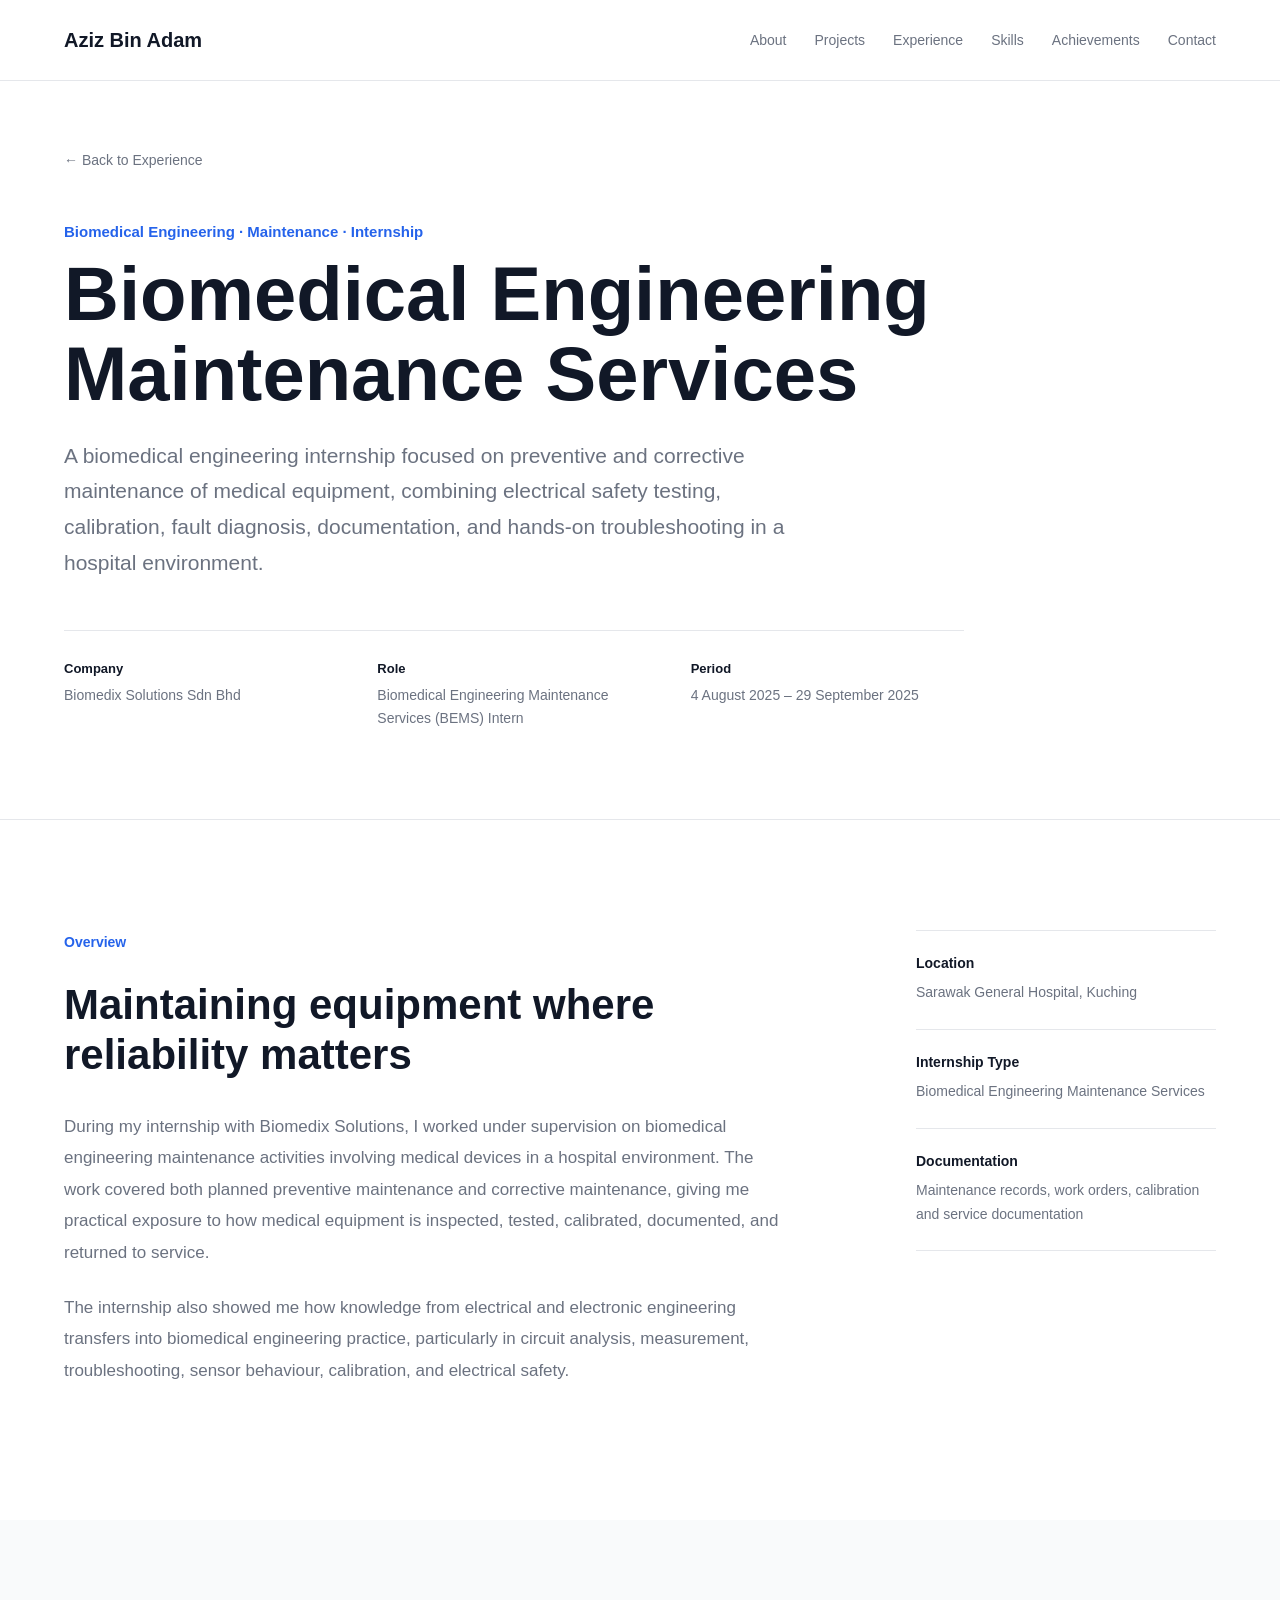
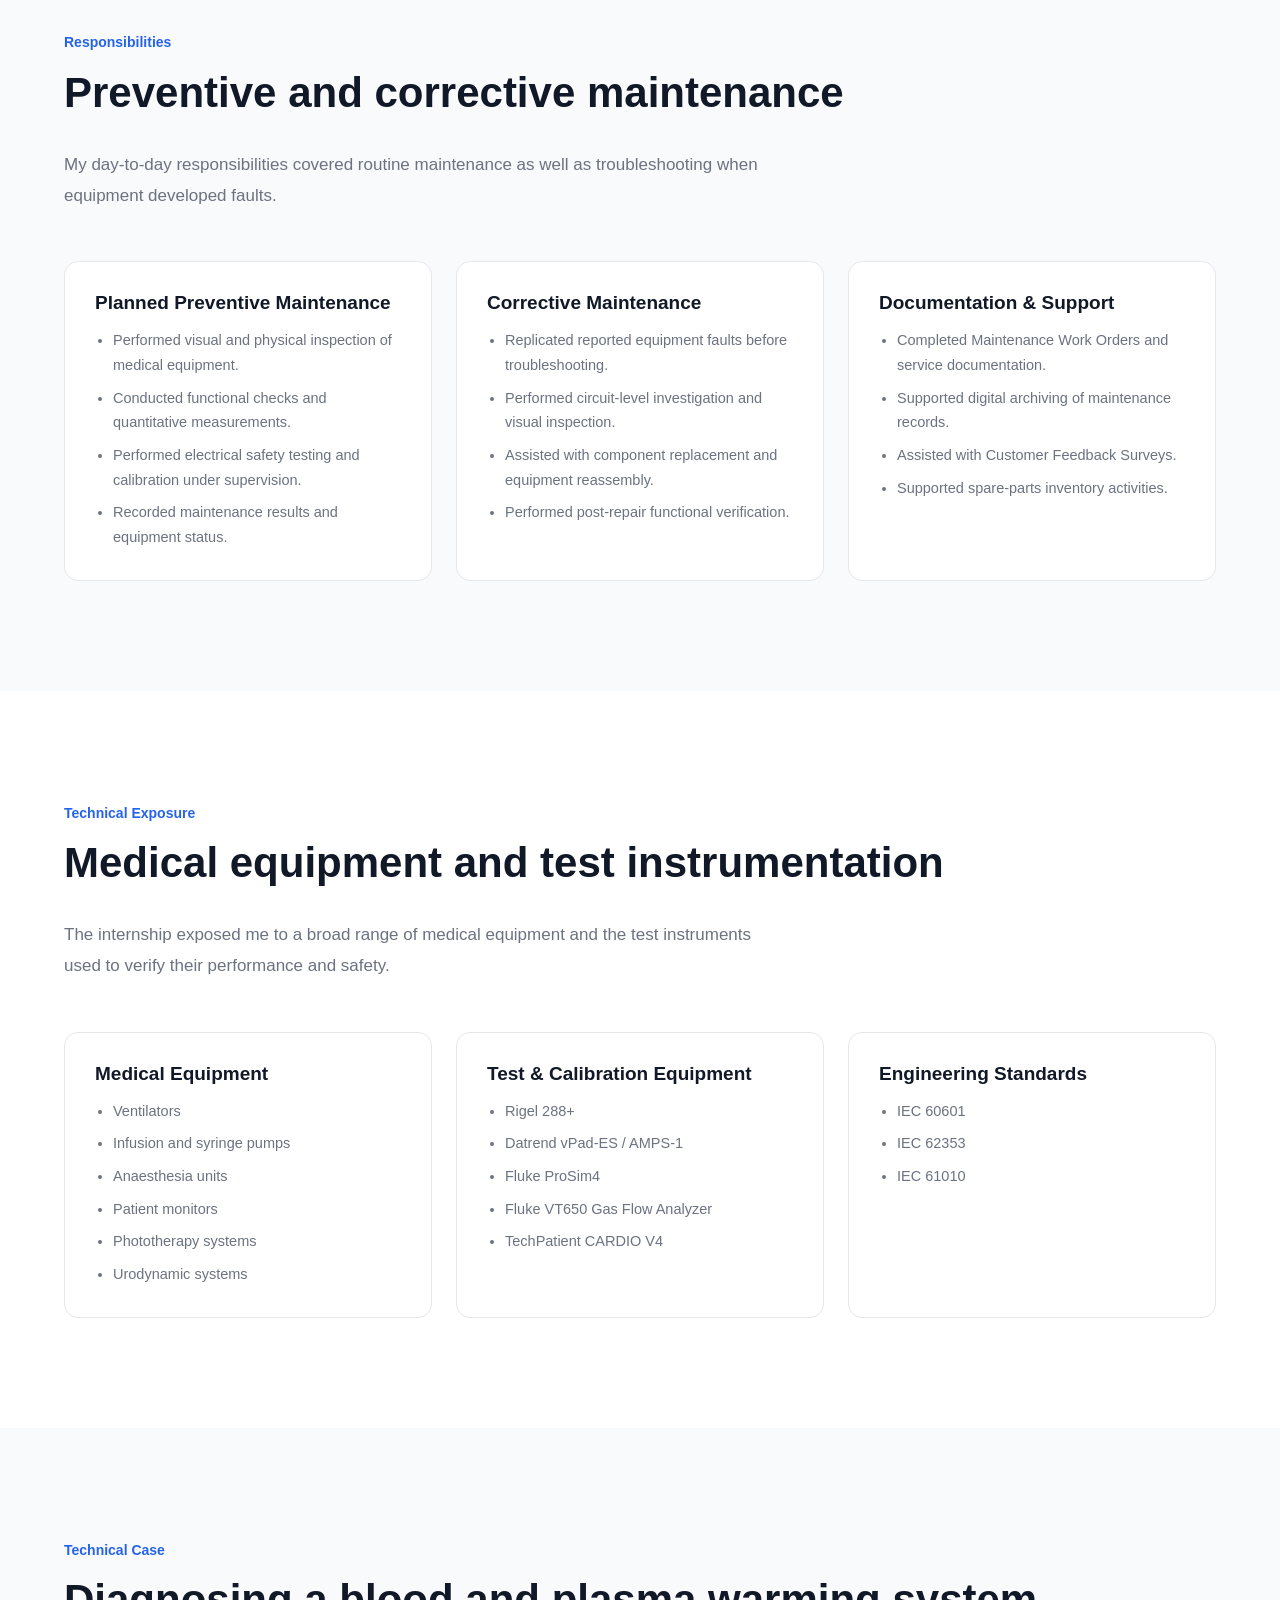
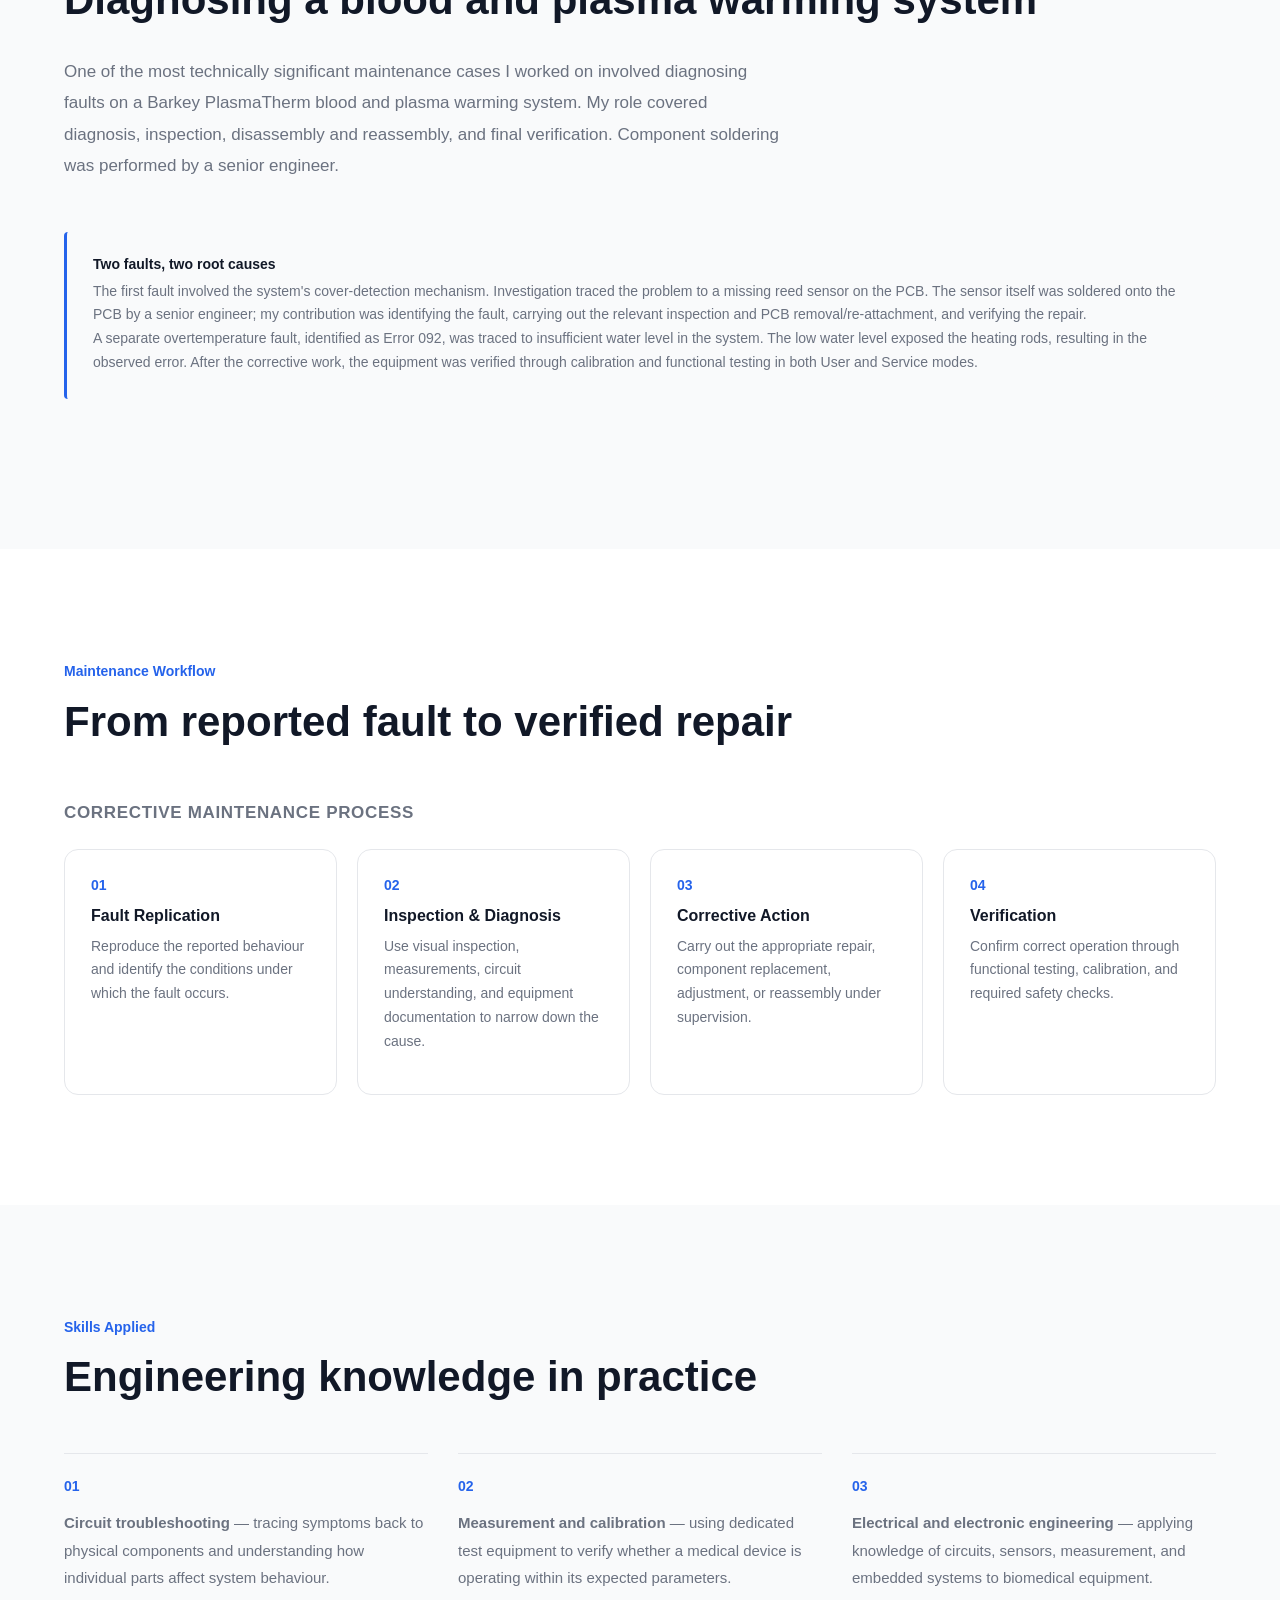
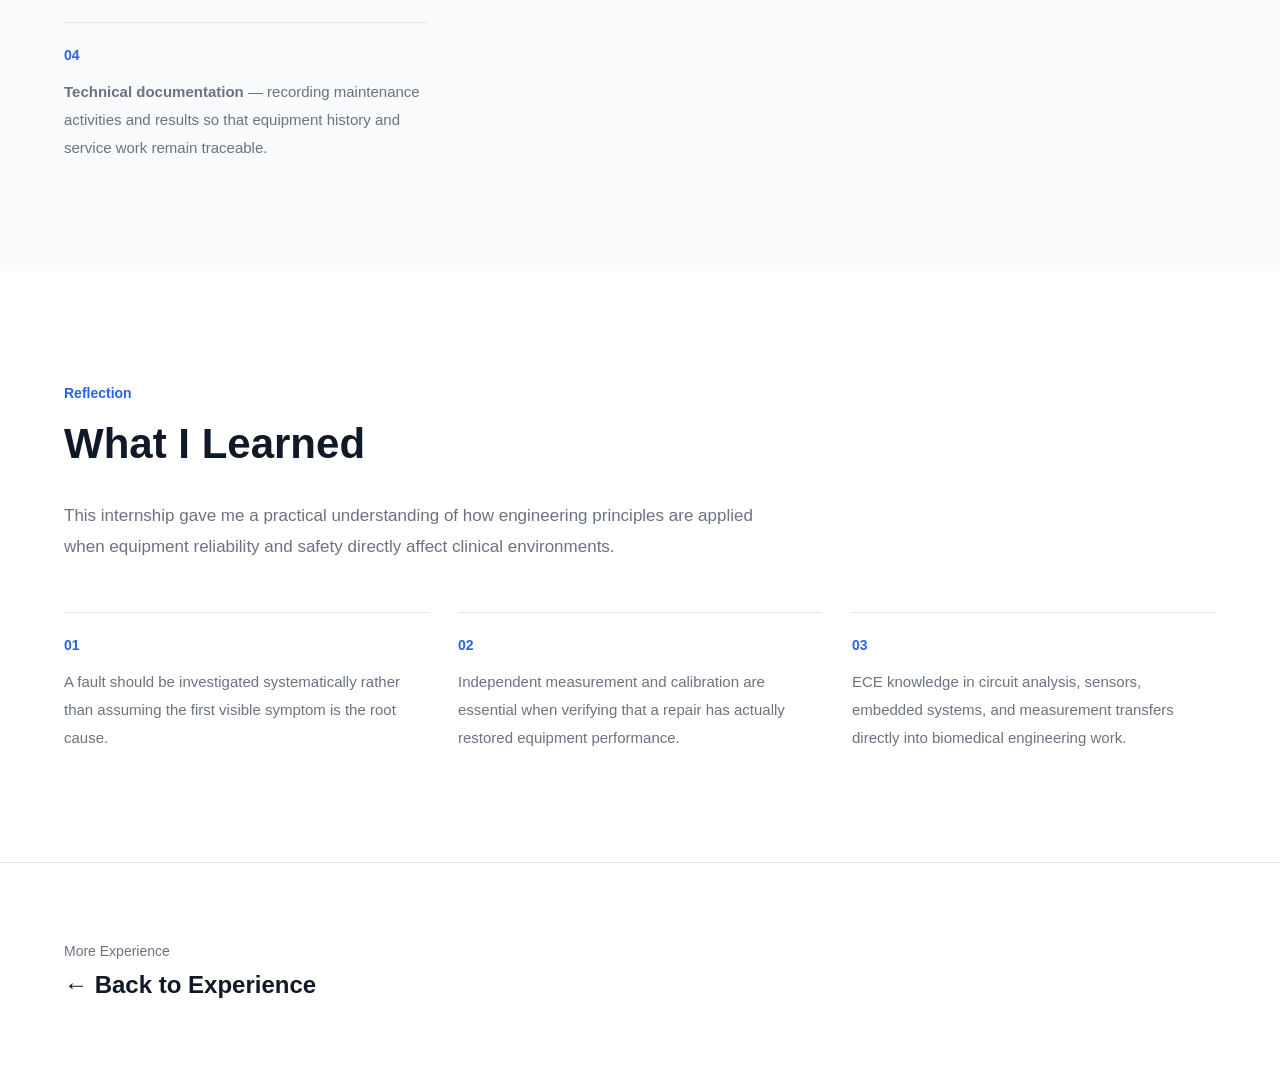
<file: experience/biomedix.html>
<!DOCTYPE html>
<html lang="en">

<head>

    <meta charset="UTF-8">

    <meta
        name="viewport"
        content="width=device-width, initial-scale=1.0"
    >

    <title>Biomedical Engineering Maintenance Services Internship | Aziz Bin Adam</title>

    <meta
        name="description"
        content="Biomedical Engineering Maintenance Services internship with Biomedix Solutions, involving preventive and corrective maintenance, calibration, electrical safety testing, troubleshooting, and medical equipment servicing."
    >

    <link
        rel="stylesheet"
        href="../css/style.css"
    >

</head>


<body>

    <!-- Navigation -->

    <nav>

        <div class="container nav-container">

            <a href="../index.html" class="logo">

                Aziz Bin Adam

            </a>


            <button
                class="menu-toggle"
                aria-label="Open navigation menu"
            >
                ☰
            </button>


            <ul class="nav-links">

                <li>
                    <a href="../index.html#about">
                        About
                    </a>
                </li>

                <li>
                    <a href="../index.html#projects">
                        Projects
                    </a>
                </li>

                <li>
                    <a href="../index.html#experience">
                        Experience
                    </a>
                </li>

                <li>
                    <a href="../index.html#skills">
                        Skills
                    </a>
                </li>

                <li>
                    <a href="../index.html#achievements">
                        Achievements
                    </a>
                </li>

                <li>
                    <a href="../index.html#contact">
                        Contact
                    </a>
                </li>

            </ul>

        </div>

    </nav>


    <!-- Experience Hero -->

    <main>

        <section class="project-hero">

            <div class="container">

                <a
                    href="../index.html#experience"
                    class="back-link"
                >
                    ← Back to Experience
                </a>


                <p class="intro">
                    Biomedical Engineering · Maintenance · Internship
                </p>


                <h1>
                    Biomedical Engineering Maintenance Services
                </h1>


                <p class="project-lead">

                    A biomedical engineering internship focused on preventive
                    and corrective maintenance of medical equipment, combining
                    electrical safety testing, calibration, fault diagnosis,
                    documentation, and hands-on troubleshooting in a hospital
                    environment.

                </p>


                <div class="project-meta">

                    <div>

                        <span class="meta-label">
                            Company
                        </span>

                        <span class="meta-value">
                            Biomedix Solutions Sdn Bhd
                        </span>

                    </div>


                    <div>

                        <span class="meta-label">
                            Role
                        </span>

                        <span class="meta-value">
                            Biomedical Engineering Maintenance Services (BEMS) Intern
                        </span>

                    </div>


                    <div>

                        <span class="meta-label">
                            Period
                        </span>

                        <span class="meta-value">
                            4 August 2025 – 29 September 2025
                        </span>

                    </div>

                </div>

            </div>

        </section>


        <!-- Overview -->

        <section class="project-section">

            <div class="container">

                <div class="project-layout">

                    <div class="project-main">

                        <p class="section-eyebrow">
                            Overview
                        </p>

                        <h2>
                            Maintaining equipment where reliability matters
                        </h2>
                    
                        <p>

                            During my internship with Biomedix Solutions,
                            I worked under supervision on biomedical
                            engineering maintenance activities involving
                            medical devices in a hospital environment.

                            The work covered both planned preventive
                            maintenance and corrective maintenance, giving
                            me practical exposure to how medical equipment
                            is inspected, tested, calibrated, documented,
                            and returned to service.

                        </p>


                        <p>

                            The internship also showed me how knowledge from
                            electrical and electronic engineering transfers
                            into biomedical engineering practice, particularly
                            in circuit analysis, measurement, troubleshooting,
                            sensor behaviour, calibration, and electrical
                            safety.

                        </p>

                    </div>


                    <aside class="project-sidebar">

                        <div class="info-block">

                            <h3>
                                Location
                            </h3>

                            <p>
                                Sarawak General Hospital, Kuching
                            </p>

                        </div>


                        <div class="info-block">

                            <h3>
                                Internship Type
                            </h3>

                            <p>
                                Biomedical Engineering Maintenance Services
                            </p>

                        </div>


                        <div class="info-block">

                            <h3>
                                Documentation
                            </h3>

                            <p>
                                Maintenance records, work orders,
                                calibration and service documentation
                            </p>

                        </div>

                    </aside>

                </div>

            </div>

        </section>


        <!-- Responsibilities -->

        <section class="project-section project-section-alt">

            <div class="container">

                <p class="section-eyebrow">
                    Responsibilities
                </p>


                <h2>
                    Preventive and corrective maintenance
                </h2>


                <p class="section-description">

                    My day-to-day responsibilities covered routine
                    maintenance as well as troubleshooting when equipment
                    developed faults.

                </p>


                <div class="technology-grid">

                    <div class="technology-card">

                        <h3>
                            Planned Preventive Maintenance
                        </h3>

                        <ul>

                            <li>
                                Performed visual and physical inspection
                                of medical equipment.
                            </li>

                            <li>
                                Conducted functional checks and
                                quantitative measurements.
                            </li>

                            <li>
                                Performed electrical safety testing
                                and calibration under supervision.
                            </li>

                            <li>
                                Recorded maintenance results and
                                equipment status.
                            </li>

                        </ul>

                    </div>


                    <div class="technology-card">

                        <h3>
                            Corrective Maintenance
                        </h3>

                        <ul>

                            <li>
                                Replicated reported equipment faults
                                before troubleshooting.
                            </li>

                            <li>
                                Performed circuit-level investigation
                                and visual inspection.
                            </li>

                            <li>
                                Assisted with component replacement
                                and equipment reassembly.
                            </li>

                            <li>
                                Performed post-repair functional
                                verification.
                            </li>

                        </ul>

                    </div>


                    <div class="technology-card">

                        <h3>
                            Documentation &amp; Support
                        </h3>

                        <ul>

                            <li>
                                Completed Maintenance Work Orders
                                and service documentation.
                            </li>

                            <li>
                                Supported digital archiving of
                                maintenance records.
                            </li>

                            <li>
                                Assisted with Customer Feedback
                                Surveys.
                            </li>

                            <li>
                                Supported spare-parts inventory
                                activities.
                            </li>

                        </ul>

                    </div>

                </div>

            </div>

        </section>


        <!-- Technical Exposure -->

        <section class="project-section">

            <div class="container">

                <p class="section-eyebrow">
                    Technical Exposure
                </p>


                <h2>
                    Medical equipment and test instrumentation
                </h2>


                <p class="section-description">

                    The internship exposed me to a broad range of
                    medical equipment and the test instruments used
                    to verify their performance and safety.

                </p>


                <div class="technology-grid">

                    <div class="technology-card">

                        <h3>
                            Medical Equipment
                        </h3>

                        <ul>

                            <li>
                                Ventilators
                            </li>

                            <li>
                                Infusion and syringe pumps
                            </li>

                            <li>
                                Anaesthesia units
                            </li>

                            <li>
                                Patient monitors
                            </li>

                            <li>
                                Phototherapy systems
                            </li>

                            <li>
                                Urodynamic systems
                            </li>

                        </ul>

                    </div>


                    <div class="technology-card">

                        <h3>
                            Test &amp; Calibration Equipment
                        </h3>

                        <ul>

                            <li>
                                Rigel 288+
                            </li>

                            <li>
                                Datrend vPad-ES / AMPS-1
                            </li>

                            <li>
                                Fluke ProSim4
                            </li>

                            <li>
                                Fluke VT650 Gas Flow Analyzer
                            </li>

                            <li>
                                TechPatient CARDIO V4
                            </li>

                        </ul>

                    </div>


                    <div class="technology-card">

                        <h3>
                            Engineering Standards
                        </h3>

                        <ul>

                            <li>
                                IEC 60601
                            </li>

                            <li>
                                IEC 62353
                            </li>

                            <li>
                                IEC 61010
                            </li>

                        </ul>

                    </div>

                </div>

            </div>

        </section>


        <!-- Technical Case -->

        <section class="project-section project-section-alt">

            <div class="container">

                <p class="section-eyebrow">
                    Technical Case
                </p>


                <h2>
                    Diagnosing a blood and plasma warming system
                </h2>
                
                <p class="section-description">

                    One of the most technically significant maintenance
                    cases I worked on involved diagnosing faults on a
                    Barkey PlasmaTherm blood and plasma warming system.

                    My role covered diagnosis, inspection, disassembly
                    and reassembly, and final verification. Component
                    soldering was performed by a senior engineer.

                </p>


                <div class="limitations-note">
                                        
                    <h4>
                        Two faults, two root causes
                    </h4>

                    <p>

                        The first fault involved the system's cover-detection
                        mechanism. Investigation traced the problem to a
                        missing reed sensor on the PCB. The sensor itself
                        was soldered onto the PCB by a senior engineer;
                        my contribution was identifying the fault, carrying
                        out the relevant inspection and PCB
                        removal/re-attachment, and verifying the repair.

                    </p>


                    <p>

                        A separate overtemperature fault, identified as
                        Error 092, was traced to insufficient water level
                        in the system. The low water level exposed the
                        heating rods, resulting in the observed error.

                        After the corrective work, the equipment was
                        verified through calibration and functional testing
                        in both User and Service modes.

                    </p>

                </div>

            </div>

        </section>


        <!-- Maintenance Workflow -->

        <section class="project-section">

            <div class="container">

                <p class="section-eyebrow">
                    Maintenance Workflow
                </p>


                <h2>
                    From reported fault to verified repair
                </h2>


                <div class="arch-diagram">

                    <p class="arch-label">
                        Corrective Maintenance Process
                    </p>


                    <div class="arch-workflow">

                        <div class="arch-module">

                            <span class="arch-module-num">
                                01
                            </span>

                            <h3>
                                Fault Replication
                            </h3>

                            <p>

                                Reproduce the reported behaviour and
                                identify the conditions under which
                                the fault occurs.

                            </p>

                        </div>


                        <div class="arch-module">

                            <span class="arch-module-num">
                                02
                            </span>

                            <h3>
                                Inspection &amp; Diagnosis
                            </h3>

                            <p>

                                Use visual inspection, measurements,
                                circuit understanding, and equipment
                                documentation to narrow down the cause.

                            </p>

                        </div>


                        <div class="arch-module">

                            <span class="arch-module-num">
                                03
                            </span>

                            <h3>
                                Corrective Action
                            </h3>

                            <p>

                                Carry out the appropriate repair,
                                component replacement, adjustment,
                                or reassembly under supervision.

                            </p>

                        </div>


                        <div class="arch-module">

                            <span class="arch-module-num">
                                04
                            </span>

                            <h3>
                                Verification
                            </h3>

                            <p>

                                Confirm correct operation through
                                functional testing, calibration,
                                and required safety checks.

                            </p>

                        </div>

                    </div>

                </div>

            </div>

        </section>


        <!-- Skills Applied -->

        <section class="project-section project-section-alt">

            <div class="container">

                <p class="section-eyebrow">
                    Skills Applied
                </p>


                <h2>
                    Engineering knowledge in practice
                </h2>


                <div class="learning-list">

                    <div>

                        <strong>
                            01
                        </strong>

                        <p>

                            <b>Circuit troubleshooting</b> — tracing
                            symptoms back to physical components and
                            understanding how individual parts affect
                            system behaviour.

                        </p>

                    </div>


                    <div>

                        <strong>
                            02
                        </strong>

                        <p>

                            <b>Measurement and calibration</b> — using
                            dedicated test equipment to verify whether
                            a medical device is operating within its
                            expected parameters.

                        </p>

                    </div>


                    <div>

                        <strong>
                            03
                        </strong>

                        <p>

                            <b>Electrical and electronic engineering</b> —
                            applying knowledge of circuits, sensors,
                            measurement, and embedded systems to
                            biomedical equipment.

                        </p>

                    </div>


                    <div>

                        <strong>
                            04
                        </strong>

                        <p>

                            <b>Technical documentation</b> — recording
                            maintenance activities and results so that
                            equipment history and service work remain
                            traceable.

                        </p>

                    </div>

                </div>

            </div>

        </section>


        <!-- Reflection -->

        <section class="project-section">

            <div class="container">

                <p class="section-eyebrow">
                    Reflection
                </p>


                <h2>
                    What I Learned
                </h2>


                <p class="section-description">

                    This internship gave me a practical understanding of
                    how engineering principles are applied when equipment
                    reliability and safety directly affect clinical
                    environments.

                </p>


                <div class="learning-list">

                    <div>

                        <strong>
                            01
                        </strong>

                        <p>

                            A fault should be investigated systematically
                            rather than assuming the first visible symptom
                            is the root cause.

                        </p>

                    </div>


                    <div>

                        <strong>
                            02
                        </strong>

                        <p>

                            Independent measurement and calibration are
                            essential when verifying that a repair has
                            actually restored equipment performance.

                        </p>

                    </div>


                    <div>

                        <strong>
                            03
                        </strong>

                        <p>

                            ECE knowledge in circuit analysis, sensors,
                            embedded systems, and measurement transfers
                            directly into biomedical engineering work.

                        </p>

                    </div>

                </div>

            </div>

        </section>


        <!-- Navigation -->

        <section class="project-next">

            <div class="container">

                <p>
                    More Experience
                </p>

                <a href="../index.html#experience">
                    ← Back to Experience
                </a>

            </div>

        </section>

    </main>


    <script src="../js/script.js"></script>

</body>

</html>
</file>
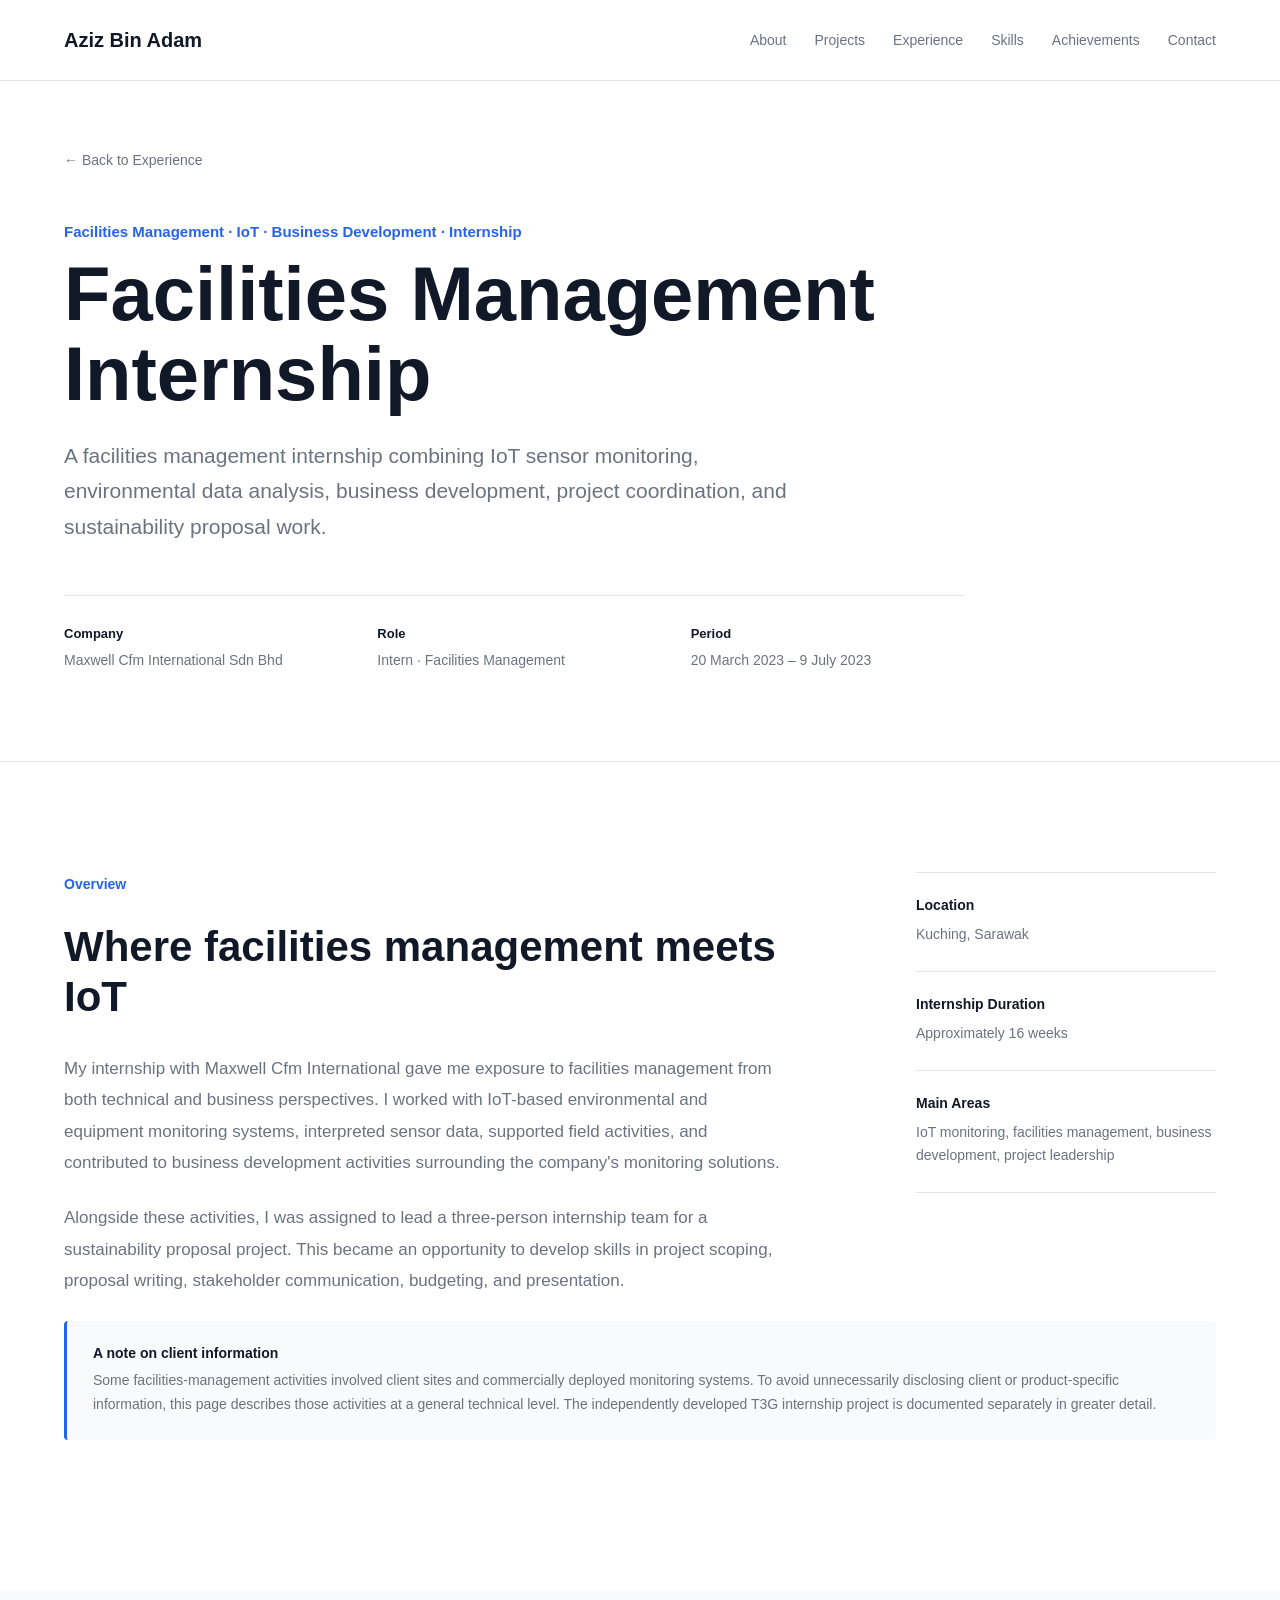
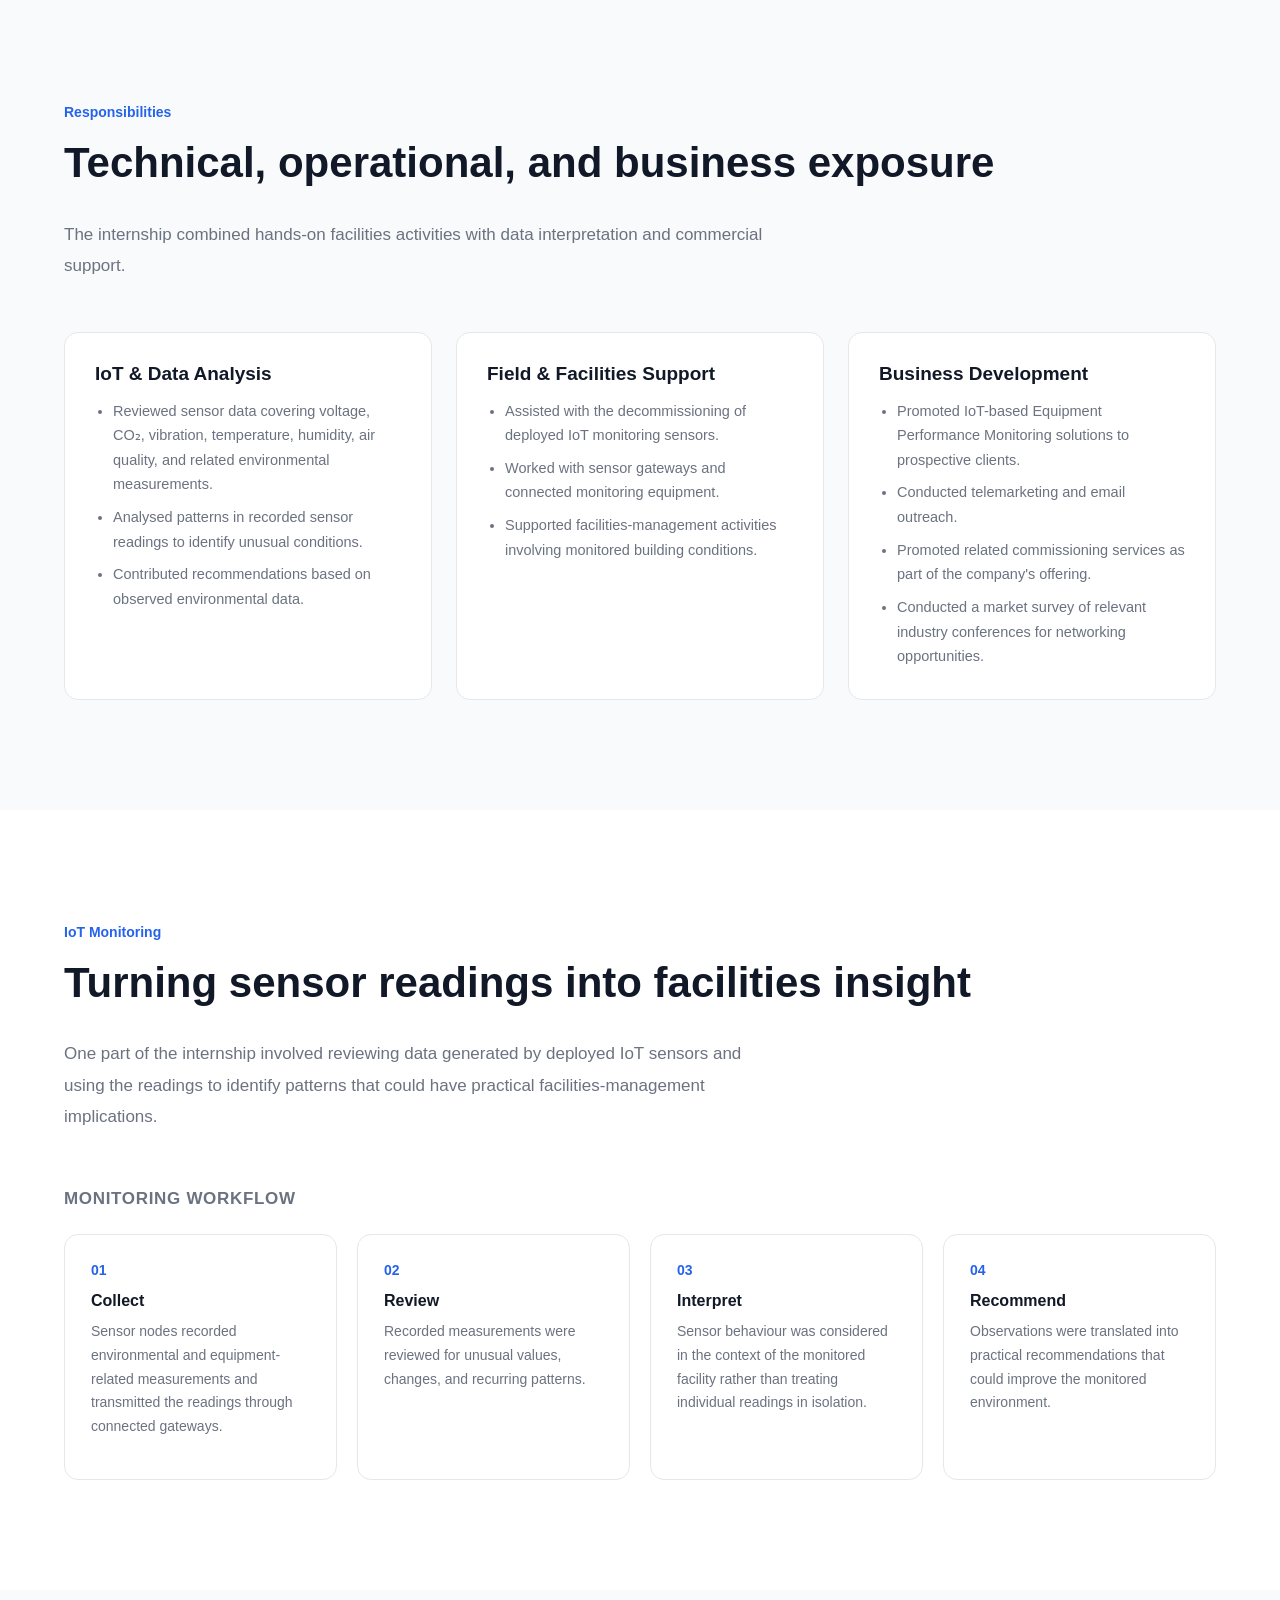
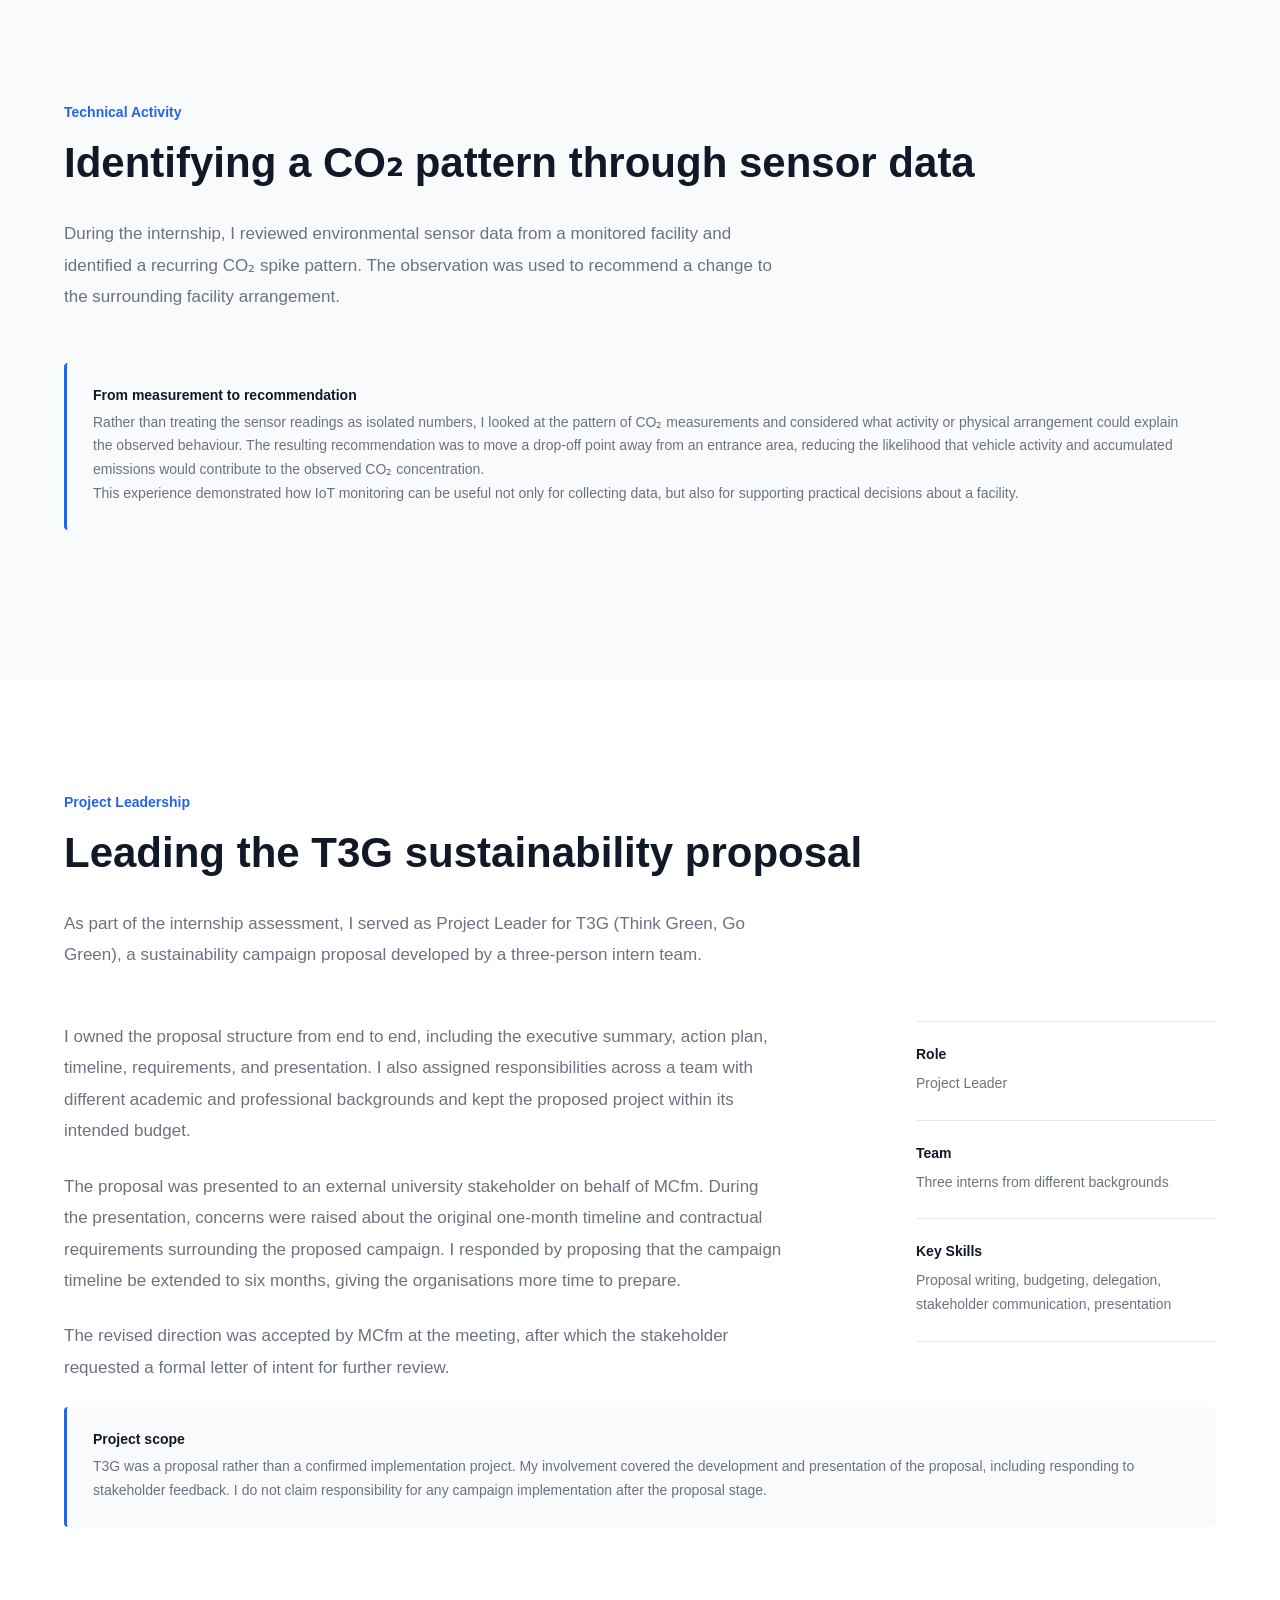
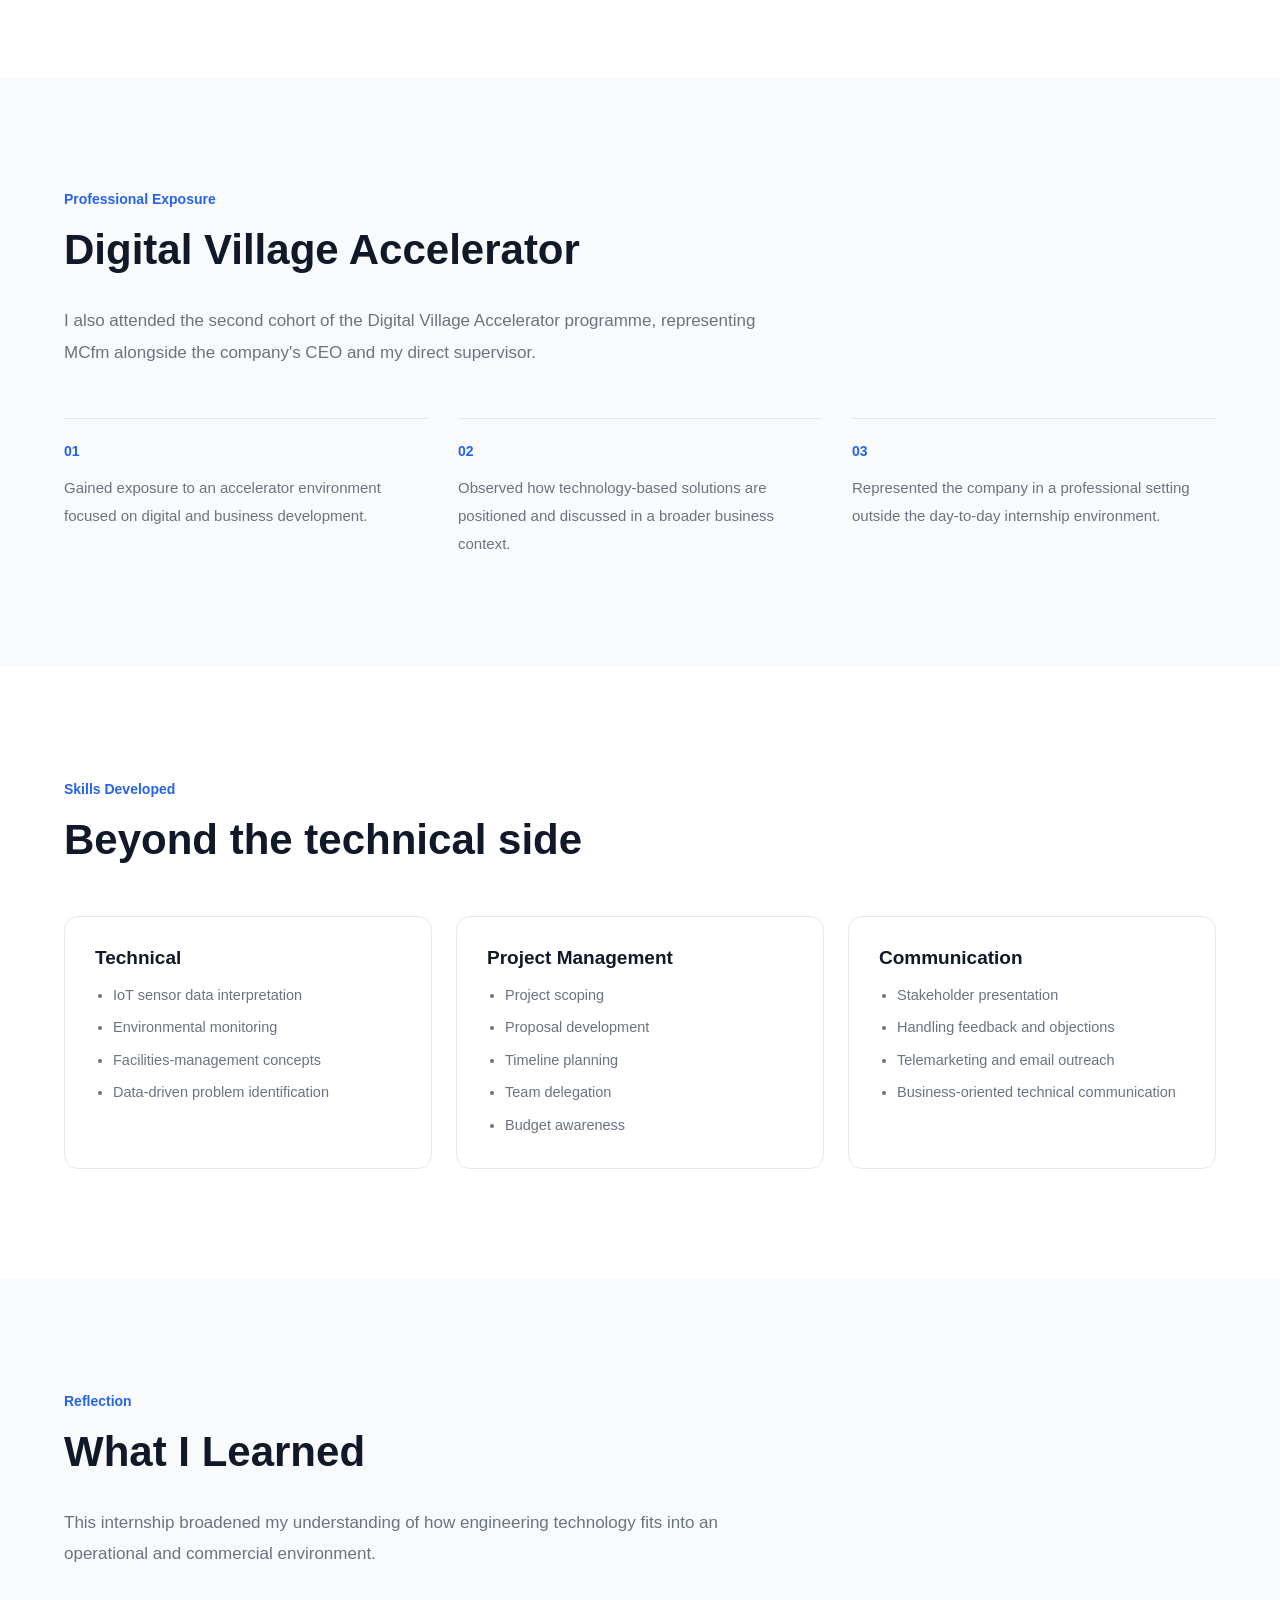
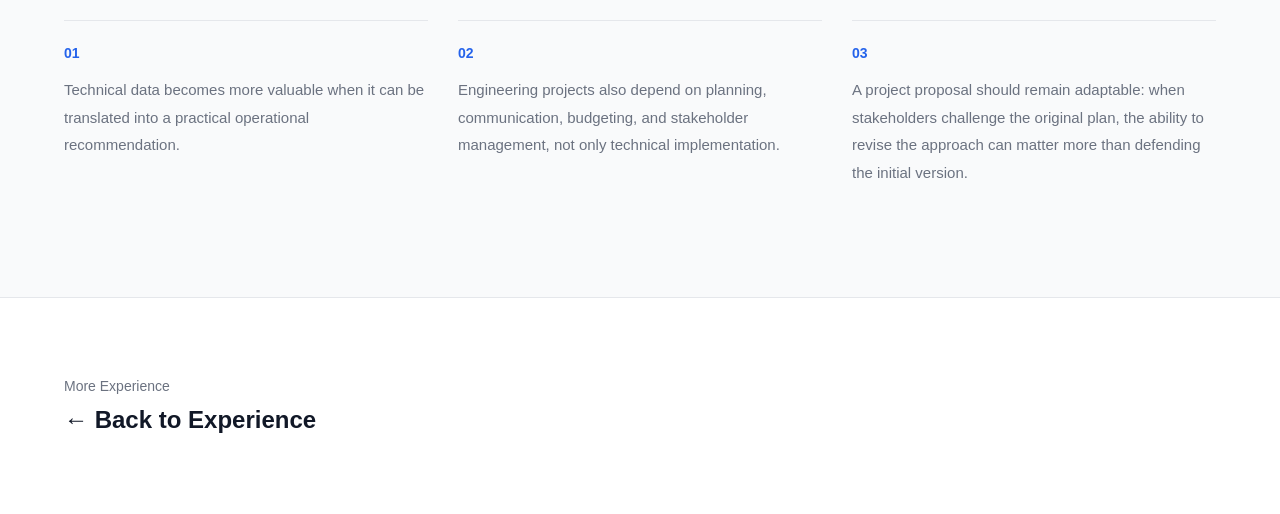
<file: experience/maxwell-cfm.html>
<!DOCTYPE html>
<html lang="en">

<head>

    <meta charset="UTF-8">

    <meta
        name="viewport"
        content="width=device-width, initial-scale=1.0"
    >

    <title>Facilities Management Internship | Aziz Bin Adam</title>

    <meta
        name="description"
        content="Facilities Management internship with Maxwell Cfm International involving IoT sensor data analysis, facilities monitoring, business development, project leadership, and sustainability proposal development."
    >

    <link
        rel="stylesheet"
        href="../css/style.css"
    >

</head>


<body>

    <!-- Navigation -->

    <nav>

        <div class="container nav-container">

            <a href="../index.html" class="logo">

                Aziz Bin Adam

            </a>


            <button
                class="menu-toggle"
                aria-label="Open navigation menu"
            >
                ☰
            </button>


            <ul class="nav-links">

                <li>
                    <a href="../index.html#about">
                        About
                    </a>
                </li>

                <li>
                    <a href="../index.html#projects">
                        Projects
                    </a>
                </li>

                <li>
                    <a href="../index.html#experience">
                        Experience
                    </a>
                </li>

                <li>
                    <a href="../index.html#skills">
                        Skills
                    </a>
                </li>

                <li>
                    <a href="../index.html#achievements">
                        Achievements
                    </a>
                </li>

                <li>
                    <a href="../index.html#contact">
                        Contact
                    </a>
                </li>

            </ul>

        </div>

    </nav>


    <!-- Experience Hero -->

    <main>

        <section class="project-hero">

            <div class="container">

                <a
                    href="../index.html#experience"
                    class="back-link"
                >
                    ← Back to Experience
                </a>


                <p class="intro">
                    Facilities Management · IoT · Business Development · Internship
                </p>


                <h1>
                    Facilities Management Internship
                </h1>


                <p class="project-lead">

                    A facilities management internship combining IoT sensor
                    monitoring, environmental data analysis, business
                    development, project coordination, and sustainability
                    proposal work.

                </p>


                <div class="project-meta">

                    <div>

                        <span class="meta-label">
                            Company
                        </span>

                        <span class="meta-value">
                            Maxwell Cfm International Sdn Bhd
                        </span>

                    </div>


                    <div>

                        <span class="meta-label">
                            Role
                        </span>

                        <span class="meta-value">
                            Intern · Facilities Management
                        </span>

                    </div>


                    <div>

                        <span class="meta-label">
                            Period
                        </span>

                        <span class="meta-value">
                            20 March 2023 – 9 July 2023
                        </span>

                    </div>

                </div>

            </div>

        </section>


        <!-- Overview -->

        <section class="project-section">

            <div class="container">

                <div class="project-layout">

                    <div class="project-main">

                        <p class="section-eyebrow">
                            Overview
                        </p>


                        <h2>
                            Where facilities management meets IoT
                        </h2>


                        <p>

                            My internship with Maxwell Cfm International
                            gave me exposure to facilities management from
                            both technical and business perspectives.

                            I worked with IoT-based environmental and
                            equipment monitoring systems, interpreted
                            sensor data, supported field activities, and
                            contributed to business development activities
                            surrounding the company's monitoring solutions.

                        </p>


                        <p>

                            Alongside these activities, I was assigned to
                            lead a three-person internship team for a
                            sustainability proposal project. This became
                            an opportunity to develop skills in project
                            scoping, proposal writing, stakeholder
                            communication, budgeting, and presentation.

                        </p>

                    </div>


                    <aside class="project-sidebar">

                        <div class="info-block">

                            <h3>
                                Location
                            </h3>

                            <p>
                                Kuching, Sarawak
                            </p>

                        </div>


                        <div class="info-block">

                            <h3>
                                Internship Duration
                            </h3>

                            <p>
                                Approximately 16 weeks
                            </p>

                        </div>


                        <div class="info-block">

                            <h3>
                                Main Areas
                            </h3>

                            <p>
                                IoT monitoring, facilities management,
                                business development, project leadership
                            </p>

                        </div>

                    </aside>

                </div>


                <div class="limitations-note">

                    <h4>
                        A note on client information
                    </h4>

                    <p>

                        Some facilities-management activities involved
                        client sites and commercially deployed monitoring
                        systems. To avoid unnecessarily disclosing client
                        or product-specific information, this page describes
                        those activities at a general technical level.

                        The independently developed T3G internship project
                        is documented separately in greater detail.

                    </p>

                </div>

            </div>

        </section>


        <!-- Responsibilities -->

        <section class="project-section project-section-alt">

            <div class="container">

                <p class="section-eyebrow">
                    Responsibilities
                </p>


                <h2>
                    Technical, operational, and business exposure
                </h2>


                <p class="section-description">

                    The internship combined hands-on facilities activities
                    with data interpretation and commercial support.

                </p>


                <div class="technology-grid">

                    <div class="technology-card">

                        <h3>
                            IoT &amp; Data Analysis
                        </h3>

                        <ul>

                            <li>
                                Reviewed sensor data covering voltage,
                                CO₂, vibration, temperature, humidity,
                                air quality, and related environmental
                                measurements.
                            </li>

                            <li>
                                Analysed patterns in recorded sensor
                                readings to identify unusual conditions.
                            </li>

                            <li>
                                Contributed recommendations based on
                                observed environmental data.
                            </li>

                        </ul>

                    </div>


                    <div class="technology-card">

                        <h3>
                            Field &amp; Facilities Support
                        </h3>

                        <ul>

                            <li>
                                Assisted with the decommissioning of
                                deployed IoT monitoring sensors.
                            </li>

                            <li>
                                Worked with sensor gateways and
                                connected monitoring equipment.
                            </li>

                            <li>
                                Supported facilities-management activities
                                involving monitored building conditions.

                            </li>

                        </ul>

                    </div>


                    <div class="technology-card">

                        <h3>
                            Business Development
                        </h3>

                        <ul>

                            <li>
                                Promoted IoT-based Equipment Performance
                                Monitoring solutions to prospective clients.
                            </li>

                            <li>
                                Conducted telemarketing and email outreach.
                            </li>

                            <li>
                                Promoted related commissioning services
                                as part of the company's offering.
                            </li>

                            <li>
                                Conducted a market survey of relevant
                                industry conferences for networking
                                opportunities.
                            </li>

                        </ul>

                    </div>

                </div>

            </div>

        </section>


        <!-- IoT Monitoring -->

        <section class="project-section">

            <div class="container">

                <p class="section-eyebrow">
                    IoT Monitoring
                </p>


                <h2>
                    Turning sensor readings into facilities insight
                </h2>


                <p class="section-description">

                    One part of the internship involved reviewing data
                    generated by deployed IoT sensors and using the
                    readings to identify patterns that could have
                    practical facilities-management implications.

                </p>


                <div class="arch-diagram">

                    <p class="arch-label">
                        Monitoring Workflow
                    </p>


                    <div class="arch-workflow">

                        <div class="arch-module">

                            <span class="arch-module-num">
                                01
                            </span>

                            <h3>
                                Collect
                            </h3>

                            <p>

                                Sensor nodes recorded environmental and
                                equipment-related measurements and
                                transmitted the readings through connected
                                gateways.

                            </p>

                        </div>


                        <div class="arch-module">

                            <span class="arch-module-num">
                                02
                            </span>

                            <h3>
                                Review
                            </h3>

                            <p>

                                Recorded measurements were reviewed for
                                unusual values, changes, and recurring
                                patterns.

                            </p>

                        </div>


                        <div class="arch-module">

                            <span class="arch-module-num">
                                03
                            </span>

                            <h3>
                                Interpret
                            </h3>

                            <p>

                                Sensor behaviour was considered in the
                                context of the monitored facility rather
                                than treating individual readings in
                                isolation.

                            </p>

                        </div>


                        <div class="arch-module">

                            <span class="arch-module-num">
                                04
                            </span>

                            <h3>
                                Recommend
                            </h3>

                            <p>

                                Observations were translated into practical
                                recommendations that could improve the
                                monitored environment.

                            </p>

                        </div>

                    </div>

                </div>

            </div>

        </section>


        <!-- Sensor Analysis Case -->

        <section class="project-section project-section-alt">

            <div class="container">

                <p class="section-eyebrow">
                    Technical Activity
                </p>


                <h2>
                    Identifying a CO₂ pattern through sensor data
                </h2>


                <p class="section-description">

                    During the internship, I reviewed environmental sensor
                    data from a monitored facility and identified a recurring
                    CO₂ spike pattern. The observation was used to recommend
                    a change to the surrounding facility arrangement.

                </p>


                <div class="limitations-note">

                    <h4>
                        From measurement to recommendation
                    </h4>

                    <p>

                        Rather than treating the sensor readings as isolated
                        numbers, I looked at the pattern of CO₂ measurements
                        and considered what activity or physical arrangement
                        could explain the observed behaviour.

                        The resulting recommendation was to move a
                        drop-off point away from an entrance area, reducing
                        the likelihood that vehicle activity and accumulated
                        emissions would contribute to the observed CO₂
                        concentration.

                    </p>


                    <p>

                        This experience demonstrated how IoT monitoring can
                        be useful not only for collecting data, but also for
                        supporting practical decisions about a facility.

                    </p>

                </div>

            </div>

        </section>


        <!-- T3G -->

        <section class="project-section">

            <div class="container">

                <p class="section-eyebrow">
                    Project Leadership
                </p>


                <h2>
                    Leading the T3G sustainability proposal
                </h2>


                <p class="section-description">

                    As part of the internship assessment, I served as
                    Project Leader for T3G (Think Green, Go Green), a
                    sustainability campaign proposal developed by a
                    three-person intern team.

                </p>


                <div class="project-layout">

                    <div class="project-main">

                        <p>

                            I owned the proposal structure from end to end,
                            including the executive summary, action plan,
                            timeline, requirements, and presentation.

                            I also assigned responsibilities across a team
                            with different academic and professional
                            backgrounds and kept the proposed project within
                            its intended budget.

                        </p>


                        <p>

                            The proposal was presented to an external
                            university stakeholder on behalf of MCfm.

                            During the presentation, concerns were raised
                            about the original one-month timeline and
                            contractual requirements surrounding the proposed
                            campaign.

                            I responded by proposing that the campaign
                            timeline be extended to six months, giving the
                            organisations more time to prepare.

                        </p>


                        <p>

                            The revised direction was accepted by MCfm at
                            the meeting, after which the stakeholder
                            requested a formal letter of intent for further
                            review.

                        </p>

                    </div>


                    <aside class="project-sidebar">

                        <div class="info-block">

                            <h3>
                                Role
                            </h3>

                            <p>
                                Project Leader
                            </p>

                        </div>


                        <div class="info-block">

                            <h3>
                                Team
                            </h3>

                            <p>
                                Three interns from different backgrounds
                            </p>

                        </div>


                        <div class="info-block">

                            <h3>
                                Key Skills
                            </h3>

                            <p>
                                Proposal writing, budgeting, delegation,
                                stakeholder communication, presentation
                            </p>

                        </div>

                    </aside>

                </div>


                <div class="limitations-note">

                    <h4>
                        Project scope
                    </h4>

                    <p>

                        T3G was a proposal rather than a confirmed
                        implementation project. My involvement covered
                        the development and presentation of the proposal,
                        including responding to stakeholder feedback.

                        I do not claim responsibility for any campaign
                        implementation after the proposal stage.

                    </p>

                </div>

            </div>

        </section>


        <!-- Digital Village -->

        <section class="project-section project-section-alt">

            <div class="container">

                <p class="section-eyebrow">
                    Professional Exposure
                </p>


                <h2>
                    Digital Village Accelerator
                </h2>


                <p class="section-description">

                    I also attended the second cohort of the Digital
                    Village Accelerator programme, representing MCfm
                    alongside the company's CEO and my direct supervisor.

                </p>


                <div class="learning-list">

                    <div>

                        <strong>
                            01
                        </strong>

                        <p>

                            Gained exposure to an accelerator environment
                            focused on digital and business development.

                        </p>

                    </div>


                    <div>

                        <strong>
                            02
                        </strong>

                        <p>

                            Observed how technology-based solutions are
                            positioned and discussed in a broader business
                            context.

                        </p>

                    </div>


                    <div>

                        <strong>
                            03
                        </strong>

                        <p>

                            Represented the company in a professional
                            setting outside the day-to-day internship
                            environment.

                        </p>

                    </div>

                </div>

            </div>

        </section>


        <!-- Skills -->

        <section class="project-section">

            <div class="container">

                <p class="section-eyebrow">
                    Skills Developed
                </p>


                <h2>
                    Beyond the technical side
                </h2>


                <div class="technology-grid">

                    <div class="technology-card">

                        <h3>
                            Technical
                        </h3>

                        <ul>

                            <li>
                                IoT sensor data interpretation
                            </li>

                            <li>
                                Environmental monitoring
                            </li>

                            <li>
                                Facilities-management concepts
                            </li>

                            <li>
                                Data-driven problem identification
                            </li>

                        </ul>

                    </div>


                    <div class="technology-card">

                        <h3>
                            Project Management
                        </h3>

                        <ul>

                            <li>
                                Project scoping
                            </li>

                            <li>
                                Proposal development
                            </li>

                            <li>
                                Timeline planning
                            </li>

                            <li>
                                Team delegation
                            </li>

                            <li>
                                Budget awareness
                            </li>

                        </ul>

                    </div>


                    <div class="technology-card">

                        <h3>
                            Communication
                        </h3>

                        <ul>

                            <li>
                                Stakeholder presentation
                            </li>

                            <li>
                                Handling feedback and objections
                            </li>

                            <li>
                                Telemarketing and email outreach
                            </li>

                            <li>
                                Business-oriented technical communication
                            </li>

                        </ul>

                    </div>

                </div>

            </div>

        </section>


        <!-- Reflection -->

        <section class="project-section project-section-alt">

            <div class="container">

                <p class="section-eyebrow">
                    Reflection
                </p>


                <h2>
                    What I Learned
                </h2>


                <p class="section-description">

                    This internship broadened my understanding of how
                    engineering technology fits into an operational and
                    commercial environment.

                </p>


                <div class="learning-list">

                    <div>

                        <strong>
                            01
                        </strong>

                        <p>

                            Technical data becomes more valuable when it
                            can be translated into a practical operational
                            recommendation.

                        </p>

                    </div>


                    <div>

                        <strong>
                            02
                        </strong>

                        <p>

                            Engineering projects also depend on planning,
                            communication, budgeting, and stakeholder
                            management, not only technical implementation.

                        </p>

                    </div>


                    <div>

                        <strong>
                            03
                        </strong>

                        <p>

                            A project proposal should remain adaptable:
                            when stakeholders challenge the original plan,
                            the ability to revise the approach can matter
                            more than defending the initial version.

                        </p>

                    </div>

                </div>

            </div>

        </section>


        <!-- Navigation -->

        <section class="project-next">

            <div class="container">

                <p>
                    More Experience
                </p>

                <a href="../index.html#experience">
                    ← Back to Experience
                </a>

            </div>

        </section>

    </main>


    <script src="../js/script.js"></script>

</body>

</html>
</file>
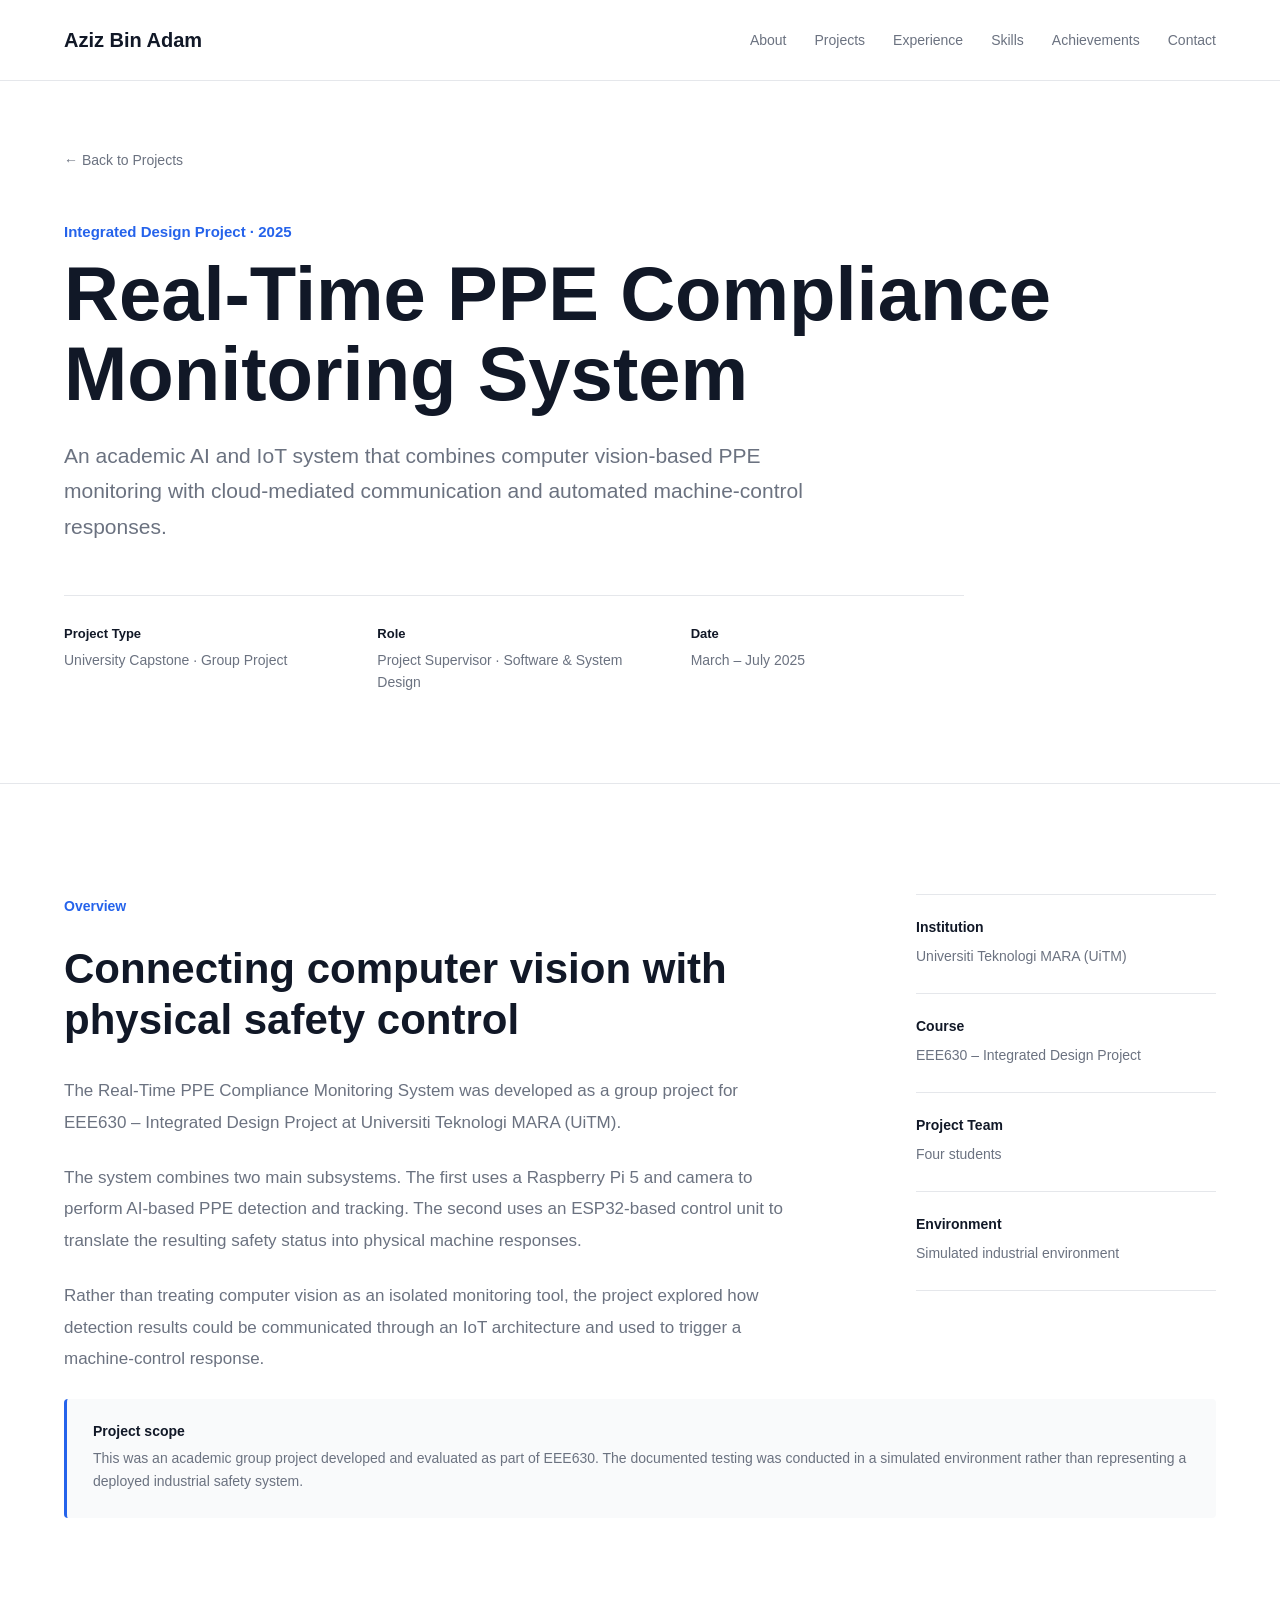
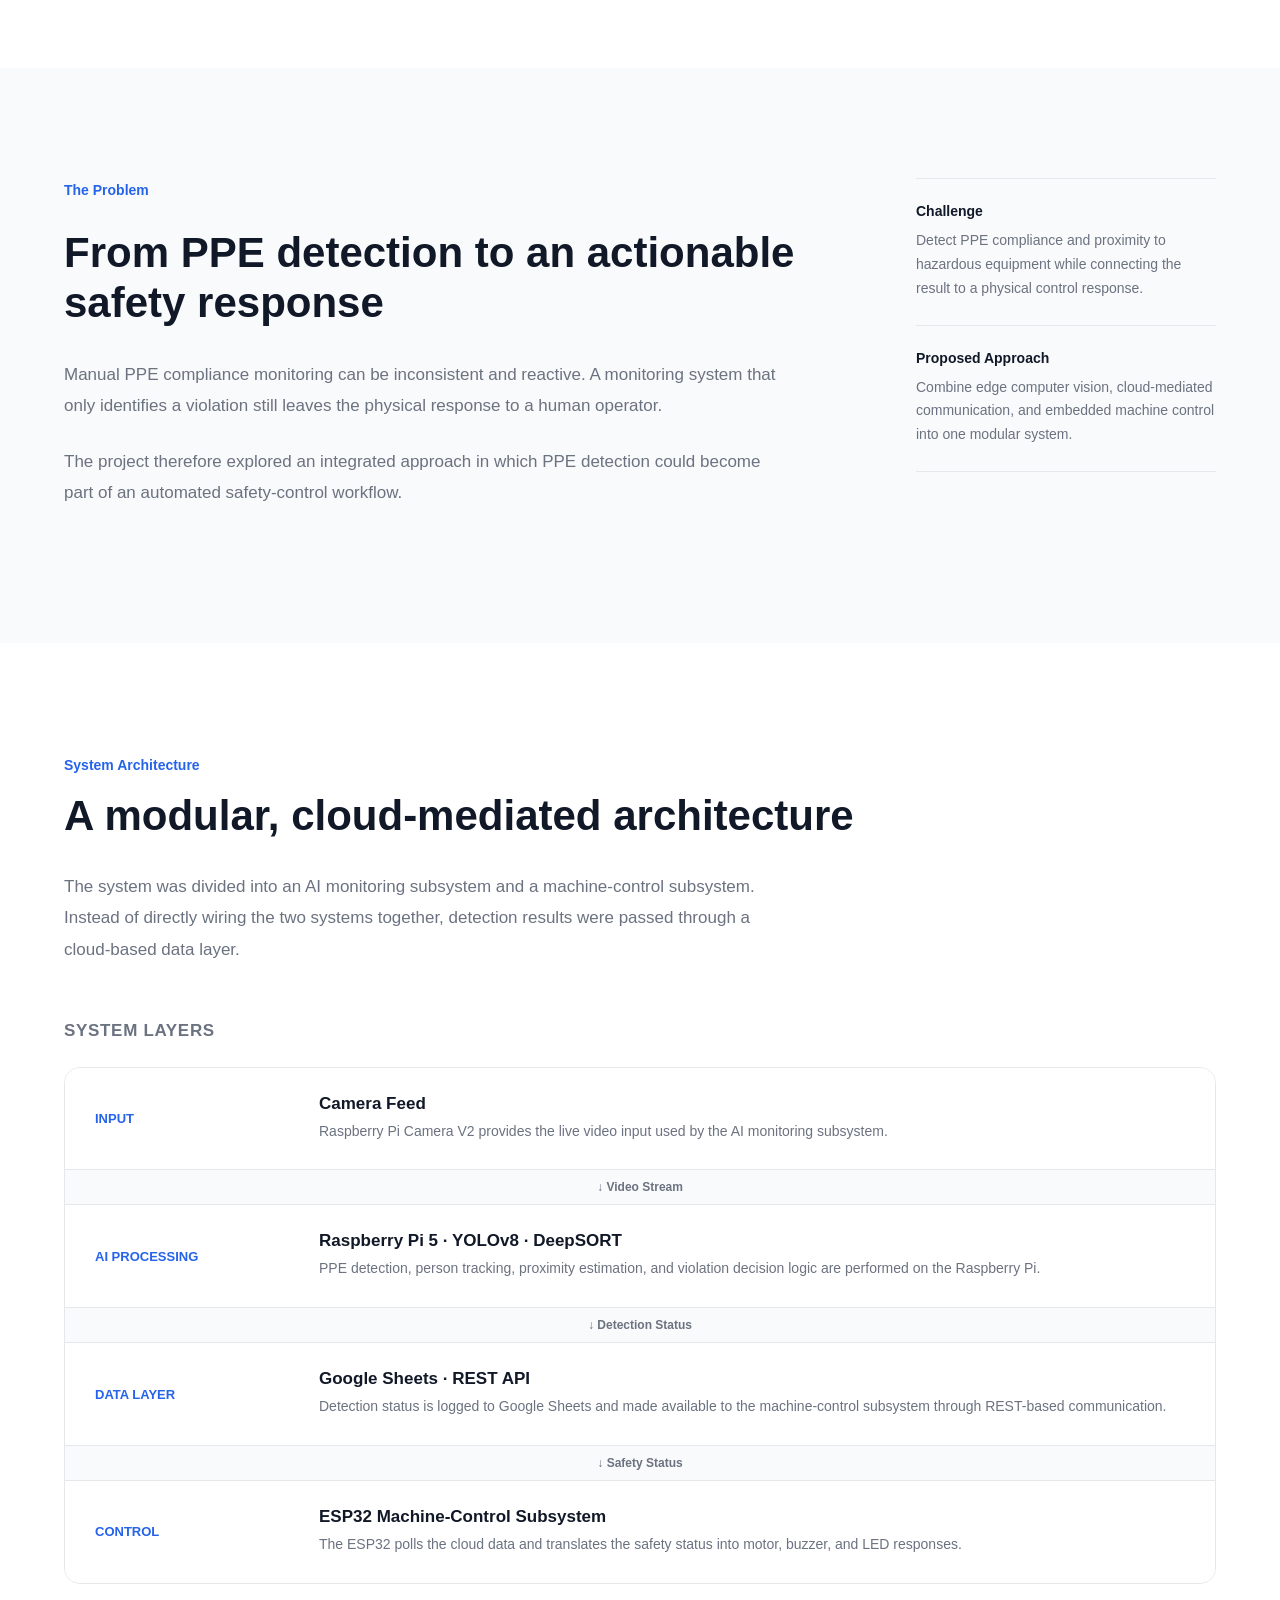
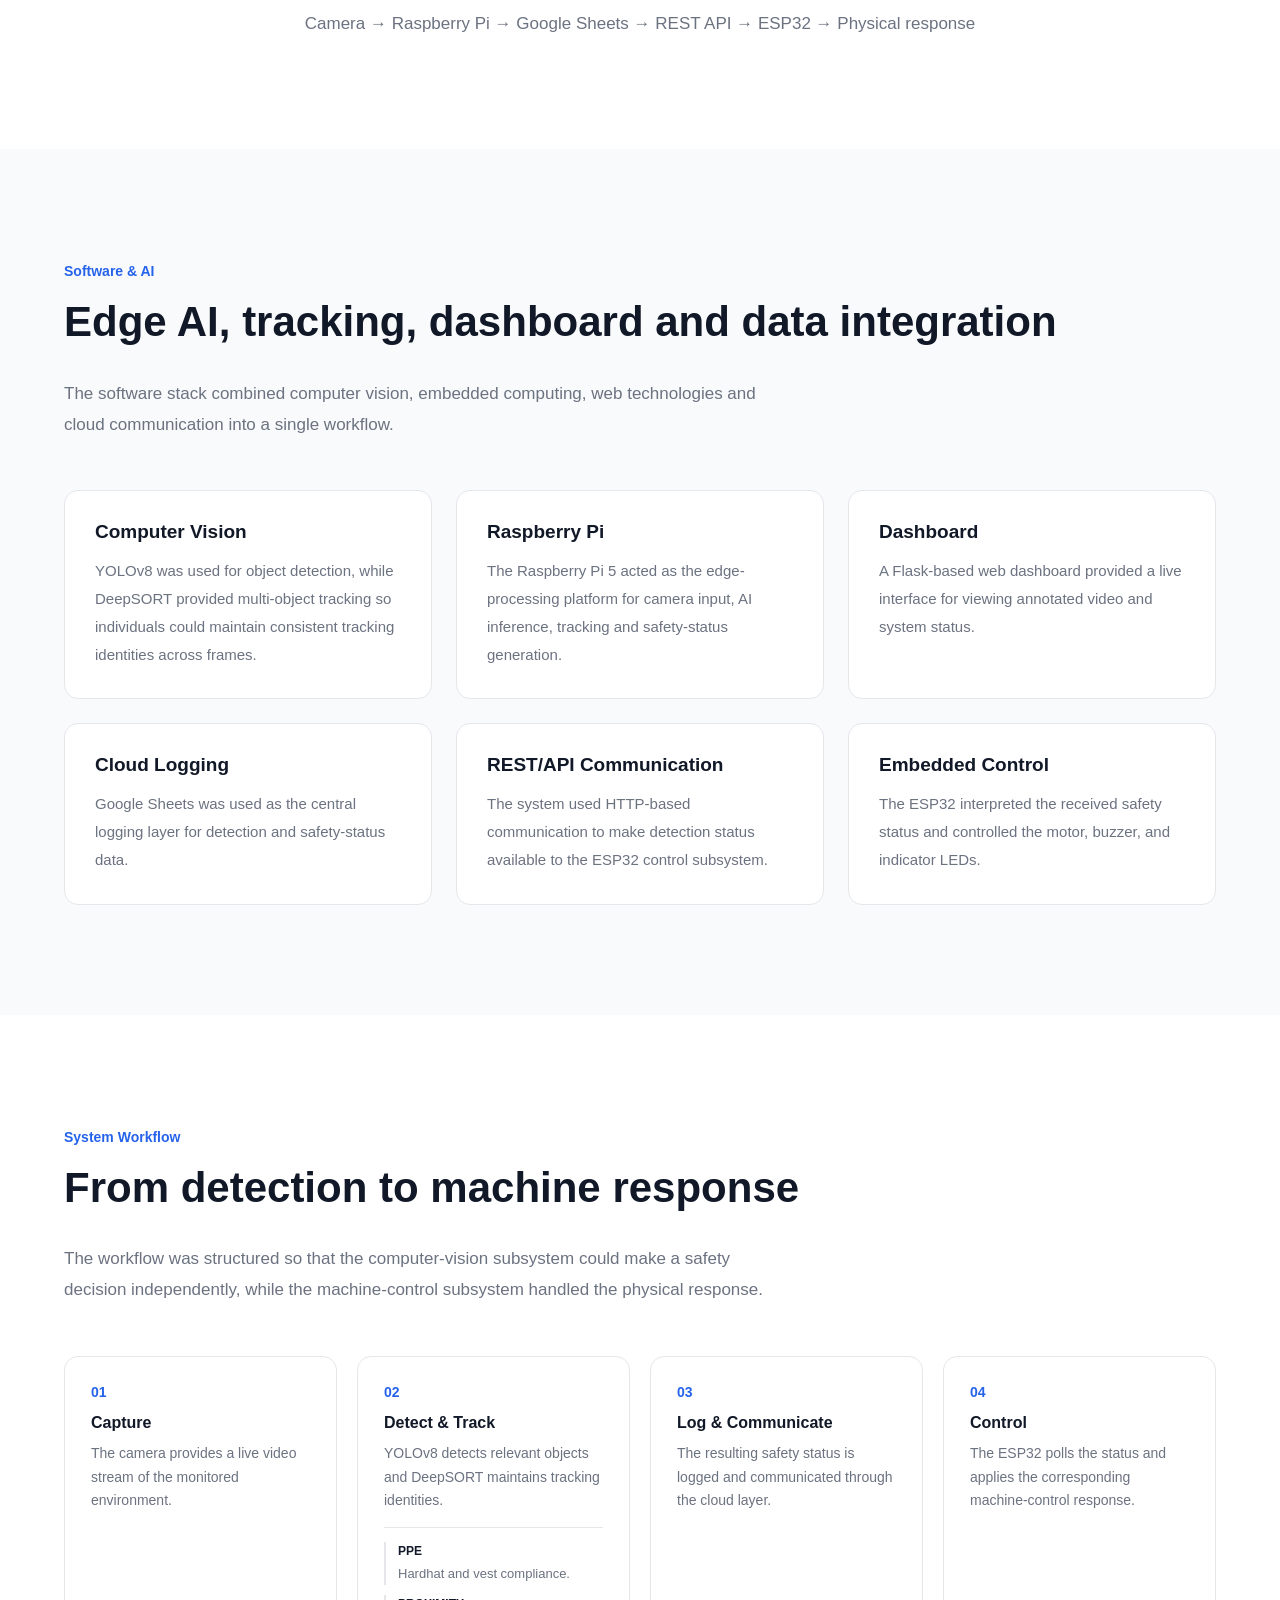
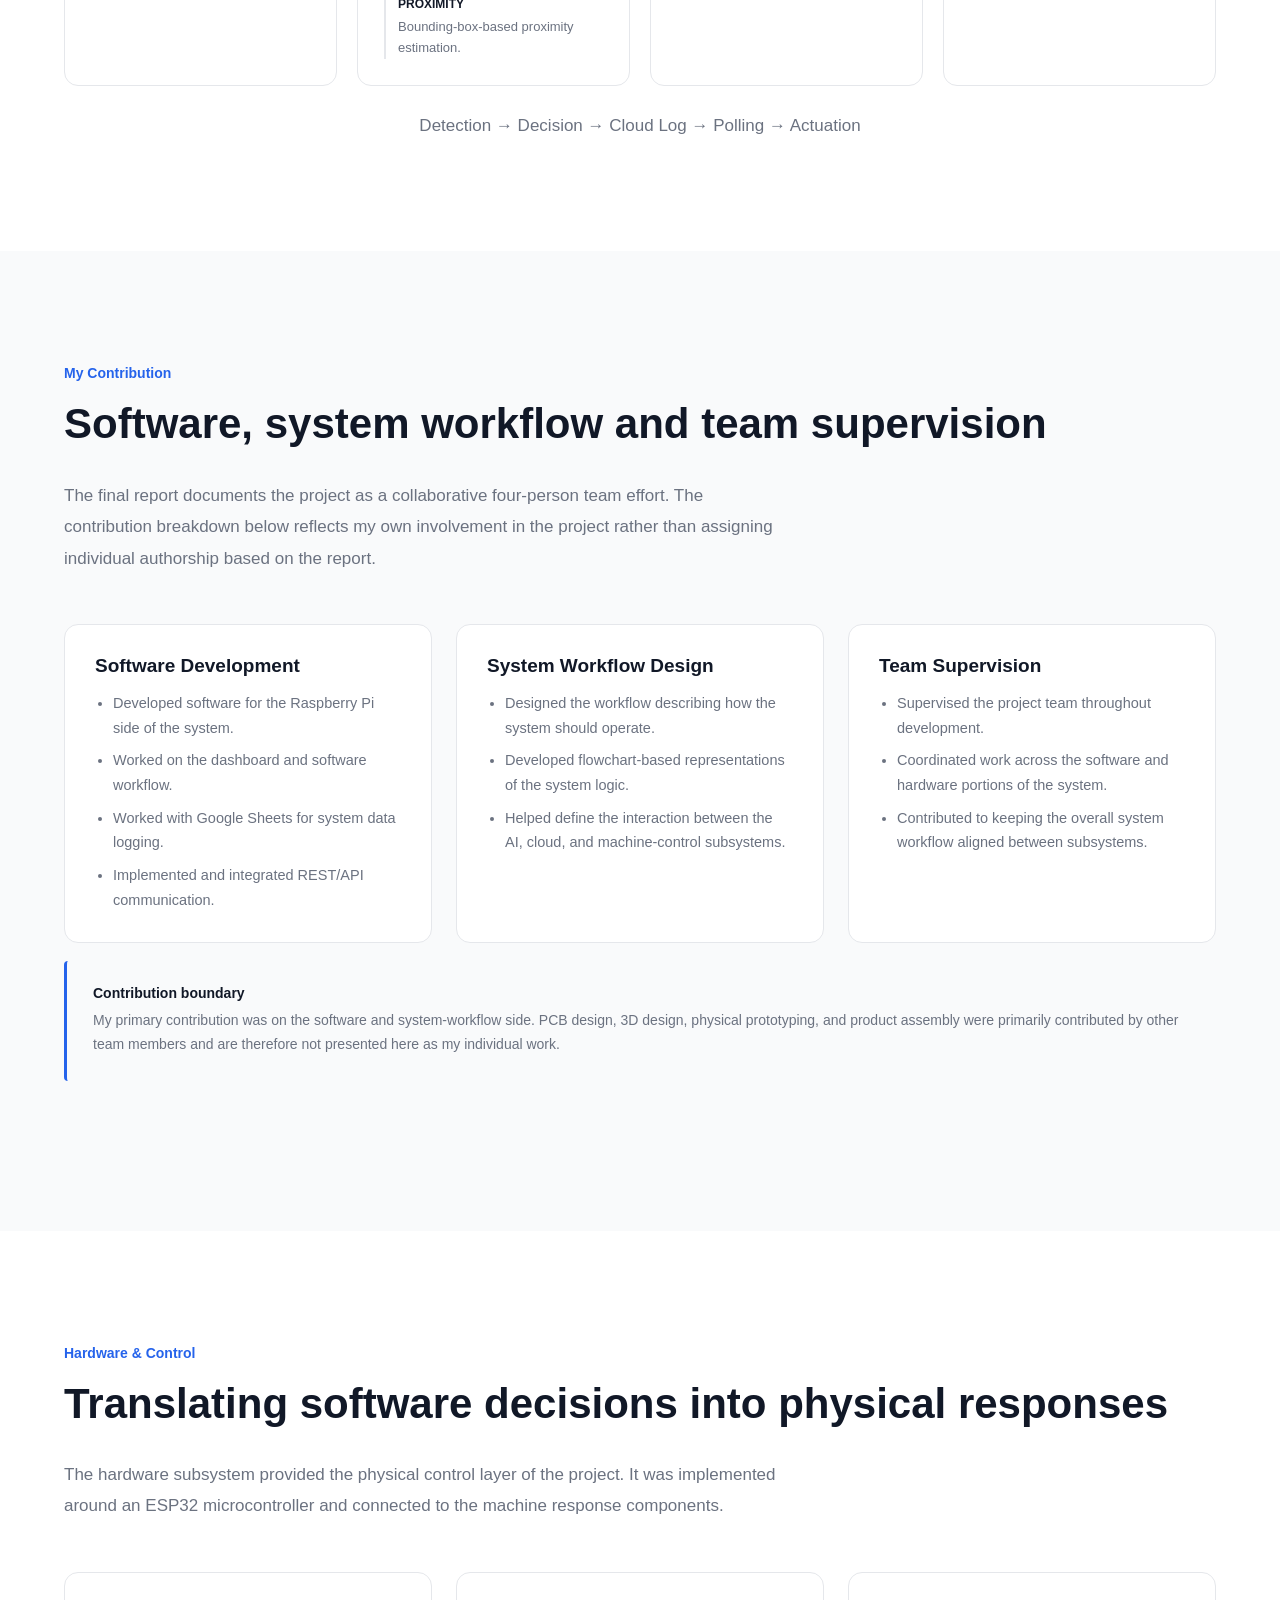
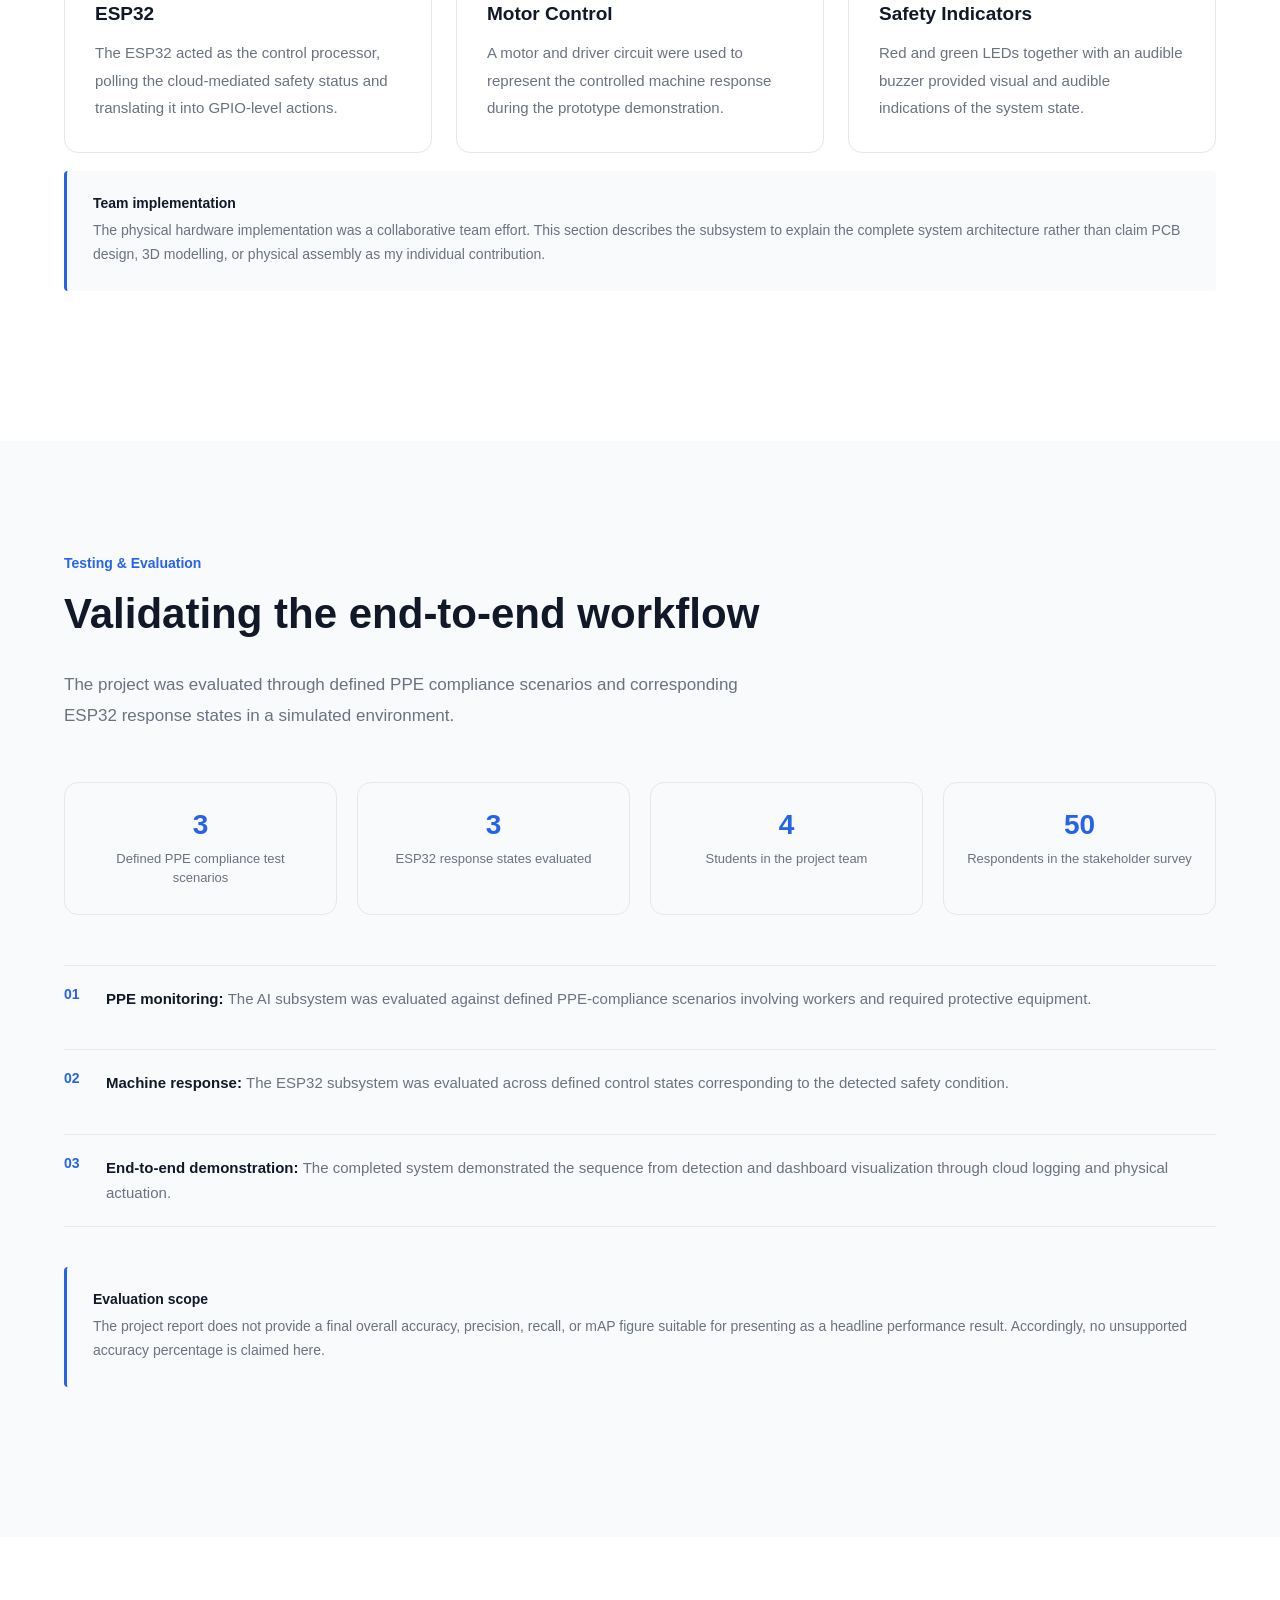
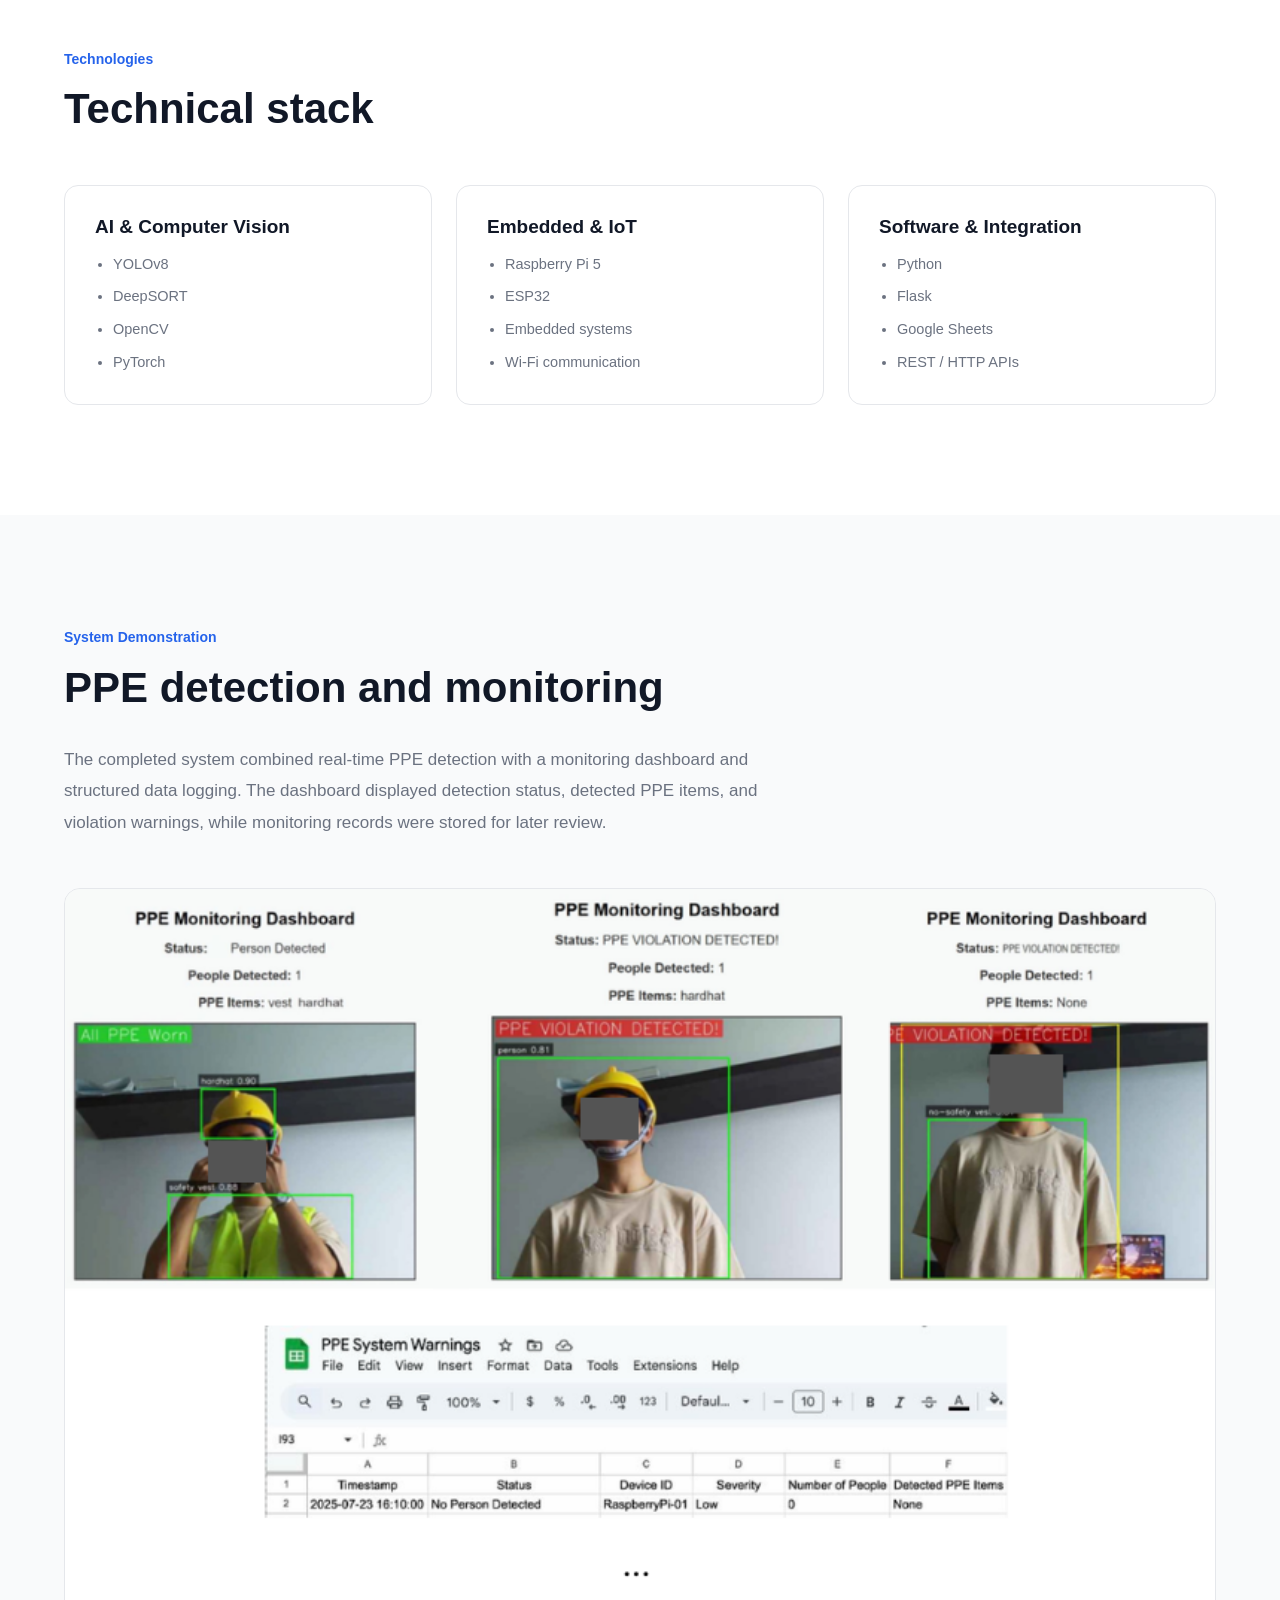
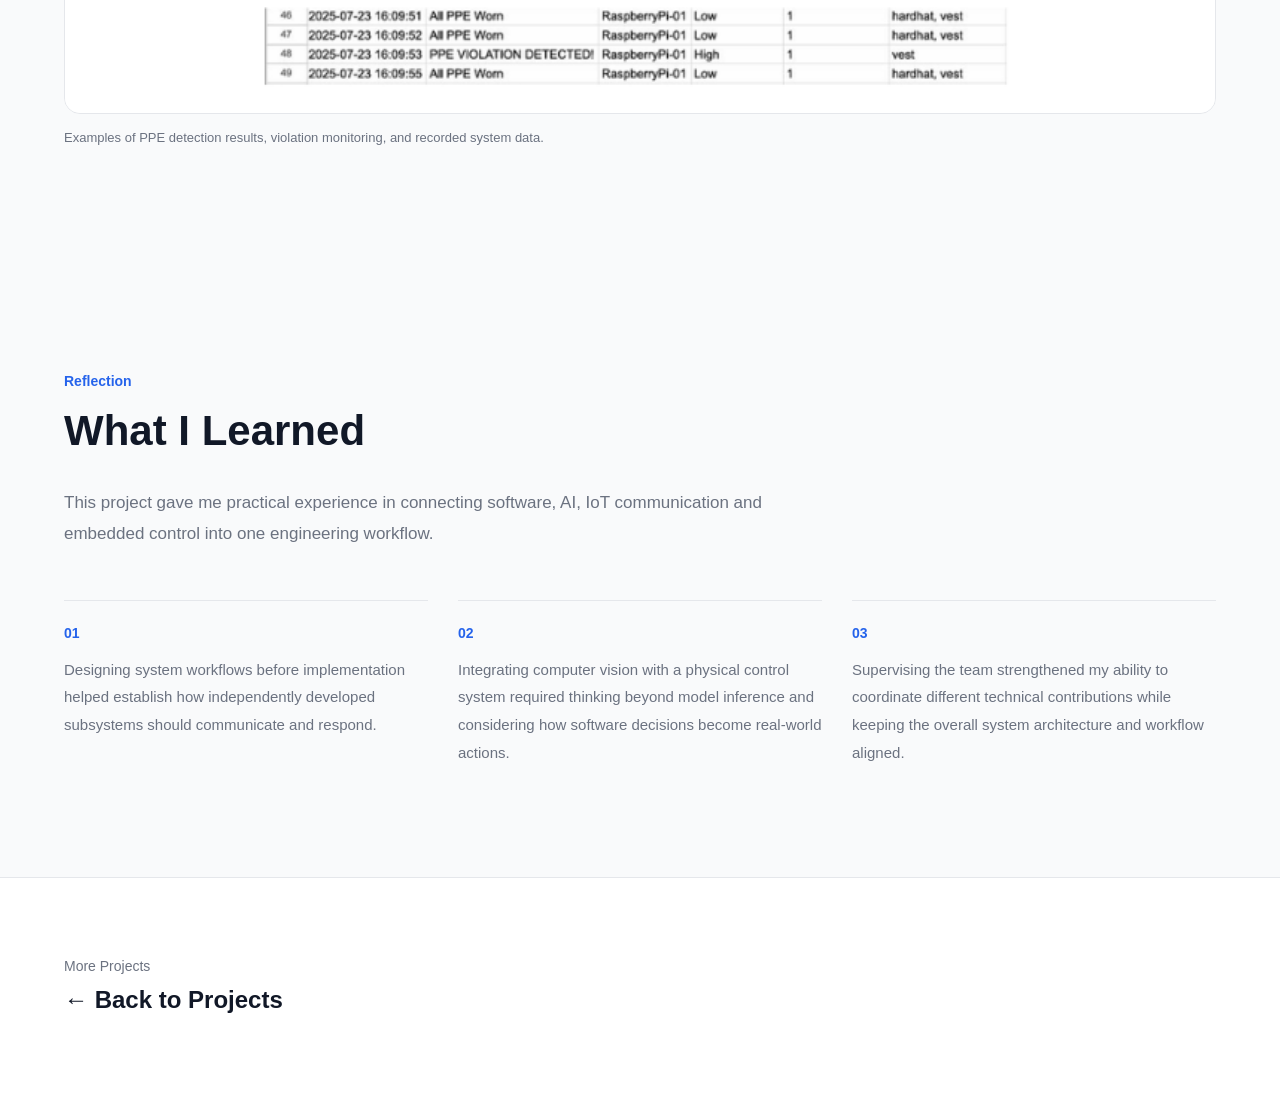
<file: projects/ppe-monitoring.html>
<!DOCTYPE html>
<html lang="en">

<head>

    <meta charset="UTF-8">

    <meta
        name="viewport"
        content="width=device-width, initial-scale=1.0"
    >

    <title>
        Real-Time PPE Compliance Monitoring System | Aziz Bin Adam
    </title>

    <meta
        name="description"
        content="Real-Time PPE Compliance Monitoring System — an academic AI and IoT project combining Raspberry Pi computer vision, cloud communication, and ESP32-based machine control."
    >

    <link
        rel="stylesheet"
        href="../css/style.css"
    >

</head>


<body>

    <!-- Navigation -->

    <nav>

        <div class="container nav-container">

            <a href="../index.html" class="logo">
                Aziz Bin Adam
            </a>


            <button
                class="menu-toggle"
                aria-label="Open navigation menu"
            >
                ☰
            </button>


            <ul class="nav-links">

                <li>
                    <a href="../index.html#about">
                        About
                    </a>
                </li>

                <li>
                    <a href="../index.html#projects">
                        Projects
                    </a>
                </li>

                <li>
                    <a href="../index.html#experience">
                        Experience
                    </a>
                </li>

                <li>
                    <a href="../index.html#skills">
                        Skills
                    </a>
                </li>

                <li>
                    <a href="../index.html#achievements">
                        Achievements
                    </a>
                </li>

                <li>
                    <a href="../index.html#contact">
                        Contact
                    </a>
                </li>

            </ul>

        </div>

    </nav>


    <!-- Project Hero -->

    <main>

        <section class="project-hero">

            <div class="container">


                <a
                    href="../index.html#projects"
                    class="back-link"
                >
                    ← Back to Projects
                </a>


                <p class="intro">
                    Integrated Design Project · 2025
                </p>


                <h1>
                    Real-Time PPE Compliance Monitoring System
                </h1>


                <p class="project-lead">

                    An academic AI and IoT system that combines
                    computer vision-based PPE monitoring with
                    cloud-mediated communication and automated
                    machine-control responses.

                </p>


                <div class="project-meta">


                    <div>

                        <span class="meta-label">
                            Project Type
                        </span>

                        <span class="meta-value">
                            University Capstone · Group Project
                        </span>

                    </div>


                    <div>

                        <span class="meta-label">
                            Role
                        </span>

                        <span class="meta-value">
                            Project Supervisor · Software &amp; System Design
                        </span>

                    </div>


                    <div>

                        <span class="meta-label">
                            Date
                        </span>

                        <span class="meta-value">
                            March – July 2025
                        </span>

                    </div>


                </div>

            </div>

        </section>


        <!-- Overview -->

        <section class="project-section">

            <div class="container">


                <div class="project-layout">


                    <div class="project-main">

                        <p class="section-eyebrow">
                            Overview
                        </p>

                        <h2>
                            Connecting computer vision with physical safety control
                        </h2>


                        <p>

                            The Real-Time PPE Compliance Monitoring System was
                            developed as a group project for EEE630 – Integrated
                            Design Project at Universiti Teknologi MARA (UiTM).

                        </p>


                        <p>

                            The system combines two main subsystems. The first
                            uses a Raspberry Pi 5 and camera to perform
                            AI-based PPE detection and tracking. The second
                            uses an ESP32-based control unit to translate the
                            resulting safety status into physical machine
                            responses.

                        </p>


                        <p>

                            Rather than treating computer vision as an isolated
                            monitoring tool, the project explored how detection
                            results could be communicated through an IoT
                            architecture and used to trigger a machine-control
                            response.

                        </p>


                    </div>


                    <aside class="project-sidebar">


                        <div class="info-block">

                            <h3>
                                Institution
                            </h3>

                            <p>
                                Universiti Teknologi MARA (UiTM)
                            </p>

                        </div>


                        <div class="info-block">

                            <h3>
                                Course
                            </h3>

                            <p>
                                EEE630 – Integrated Design Project
                            </p>

                        </div>


                        <div class="info-block">

                            <h3>
                                Project Team
                            </h3>

                            <p>
                                Four students
                            </p>

                        </div>


                        <div class="info-block">

                            <h3>
                                Environment
                            </h3>

                            <p>
                                Simulated industrial environment
                            </p>

                        </div>


                    </aside>


                </div>


                <div class="limitations-note">

                    <h4>
                        Project scope
                    </h4>

                    <p>

                        This was an academic group project developed and
                        evaluated as part of EEE630. The documented testing
                        was conducted in a simulated environment rather than
                        representing a deployed industrial safety system.

                    </p>

                </div>


            </div>

        </section>


        <!-- Problem -->

        <section class="project-section project-section-alt">

            <div class="container">


                <div class="project-layout">


                    <div class="project-main">

                        <p class="section-eyebrow">
                            The Problem
                        </p>


                        <h2>
                            From PPE detection to an actionable safety response
                        </h2>


                        <p>

                            Manual PPE compliance monitoring can be
                            inconsistent and reactive. A monitoring system
                            that only identifies a violation still leaves
                            the physical response to a human operator.

                        </p>


                        <p>

                            The project therefore explored an integrated
                            approach in which PPE detection could become part
                            of an automated safety-control workflow.

                        </p>


                    </div>


                    <aside class="project-sidebar">


                        <div class="info-block">

                            <h3>
                                Challenge
                            </h3>

                            <p>

                                Detect PPE compliance and proximity to
                                hazardous equipment while connecting the
                                result to a physical control response.

                            </p>

                        </div>


                        <div class="info-block">

                            <h3>
                                Proposed Approach
                            </h3>

                            <p>

                                Combine edge computer vision, cloud-mediated
                                communication, and embedded machine control
                                into one modular system.

                            </p>

                        </div>


                    </aside>


                </div>

            </div>

        </section>


        <!-- System Architecture -->

        <section class="project-section">

            <div class="container">


                <p class="section-eyebrow">
                    System Architecture
                </p>


                <h2>
                    A modular, cloud-mediated architecture
                </h2>


                <p class="section-description">

                    The system was divided into an AI monitoring subsystem
                    and a machine-control subsystem. Instead of directly
                    wiring the two systems together, detection results were
                    passed through a cloud-based data layer.

                </p>


                <div class="arch-diagram">


                    <p class="arch-label">
                        System Layers
                    </p>


                    <div class="arch-layers">


                        <div class="arch-layer">

                            <div class="arch-layer-tag">
                                INPUT
                            </div>

                            <div>

                                <h3>
                                    Camera Feed
                                </h3>

                                <p>

                                    Raspberry Pi Camera V2 provides the
                                    live video input used by the AI monitoring
                                    subsystem.

                                </p>

                            </div>

                        </div>


                        <div class="arch-connector">
                            ↓ Video Stream
                        </div>


                        <div class="arch-layer">

                            <div class="arch-layer-tag">
                                AI PROCESSING
                            </div>

                            <div>

                                <h3>
                                    Raspberry Pi 5 · YOLOv8 · DeepSORT
                                </h3>

                                <p>

                                    PPE detection, person tracking,
                                    proximity estimation, and violation
                                    decision logic are performed on the
                                    Raspberry Pi.

                                </p>

                            </div>

                        </div>


                        <div class="arch-connector">
                            ↓ Detection Status
                        </div>


                        <div class="arch-layer">

                            <div class="arch-layer-tag">
                                DATA LAYER
                            </div>

                            <div>

                                <h3>
                                    Google Sheets · REST API
                                </h3>

                                <p>

                                    Detection status is logged to Google
                                    Sheets and made available to the
                                    machine-control subsystem through
                                    REST-based communication.

                                </p>

                            </div>

                        </div>


                        <div class="arch-connector">
                            ↓ Safety Status
                        </div>


                        <div class="arch-layer">

                            <div class="arch-layer-tag">
                                CONTROL
                            </div>

                            <div>

                                <h3>
                                    ESP32 Machine-Control Subsystem
                                </h3>

                                <p>

                                    The ESP32 polls the cloud data and
                                    translates the safety status into
                                    motor, buzzer, and LED responses.

                                </p>

                            </div>

                        </div>


                    </div>


                    <p class="arch-note">

                        Camera → Raspberry Pi → Google Sheets →
                        REST API → ESP32 → Physical response

                    </p>


                </div>


            </div>

        </section>


        <!-- Software -->

        <section class="project-section project-section-alt">

            <div class="container">


                <p class="section-eyebrow">
                    Software &amp; AI
                </p>


                <h2>
                    Edge AI, tracking, dashboard and data integration
                </h2>


                <p class="section-description">

                    The software stack combined computer vision,
                    embedded computing, web technologies and cloud
                    communication into a single workflow.

                </p>


                <div class="technology-grid">


                    <div class="technology-card">

                        <h3>
                            Computer Vision
                        </h3>

                        <p>

                            YOLOv8 was used for object detection, while
                            DeepSORT provided multi-object tracking so
                            individuals could maintain consistent tracking
                            identities across frames.

                        </p>

                    </div>


                    <div class="technology-card">

                        <h3>
                            Raspberry Pi
                        </h3>

                        <p>

                            The Raspberry Pi 5 acted as the edge-processing
                            platform for camera input, AI inference,
                            tracking and safety-status generation.

                        </p>

                    </div>


                    <div class="technology-card">

                        <h3>
                            Dashboard
                        </h3>

                        <p>

                            A Flask-based web dashboard provided a live
                            interface for viewing annotated video and
                            system status.

                        </p>

                    </div>


                    <div class="technology-card">

                        <h3>
                            Cloud Logging
                        </h3>

                        <p>

                            Google Sheets was used as the central logging
                            layer for detection and safety-status data.

                        </p>

                    </div>


                    <div class="technology-card">

                        <h3>
                            REST/API Communication
                        </h3>

                        <p>

                            The system used HTTP-based communication to
                            make detection status available to the ESP32
                            control subsystem.

                        </p>

                    </div>


                    <div class="technology-card">

                        <h3>
                            Embedded Control
                        </h3>

                        <p>

                            The ESP32 interpreted the received safety
                            status and controlled the motor, buzzer,
                            and indicator LEDs.

                        </p>

                    </div>


                </div>


            </div>

        </section>


        <!-- Workflow -->

        <section class="project-section">

            <div class="container">


                <p class="section-eyebrow">
                    System Workflow
                </p>


                <h2>
                    From detection to machine response
                </h2>


                <p class="section-description">

                    The workflow was structured so that the computer-vision
                    subsystem could make a safety decision independently,
                    while the machine-control subsystem handled the
                    physical response.

                </p>


                <div class="arch-workflow">


                    <div class="arch-module">

                        <span class="arch-module-num">
                            01
                        </span>

                        <h3>
                            Capture
                        </h3>

                        <p>

                            The camera provides a live video stream of the
                            monitored environment.

                        </p>

                    </div>


                    <div class="arch-module">

                        <span class="arch-module-num">
                            02
                        </span>

                        <h3>
                            Detect &amp; Track
                        </h3>

                        <p>

                            YOLOv8 detects relevant objects and DeepSORT
                            maintains tracking identities.

                        </p>

                        <div class="arch-branches">

                            <div class="arch-branch">

                                <strong>
                                    PPE
                                </strong>

                                Hardhat and vest compliance.

                            </div>

                            <div class="arch-branch">

                                <strong>
                                    Proximity
                                </strong>

                                Bounding-box-based proximity estimation.

                            </div>

                        </div>

                    </div>


                    <div class="arch-module">

                        <span class="arch-module-num">
                            03
                        </span>

                        <h3>
                            Log &amp; Communicate
                        </h3>

                        <p>

                            The resulting safety status is logged and
                            communicated through the cloud layer.

                        </p>

                    </div>


                    <div class="arch-module">

                        <span class="arch-module-num">
                            04
                        </span>

                        <h3>
                            Control
                        </h3>

                        <p>

                            The ESP32 polls the status and applies the
                            corresponding machine-control response.

                        </p>

                    </div>


                </div>


                <p class="arch-note">

                    Detection → Decision → Cloud Log → Polling → Actuation

                </p>


            </div>

        </section>


        <!-- My Contribution -->

        <section class="project-section project-section-alt">

            <div class="container">


                <p class="section-eyebrow">
                    My Contribution
                </p>


                <h2>
                    Software, system workflow and team supervision
                </h2>


                <p class="section-description">

                    The final report documents the project as a collaborative
                    four-person team effort. The contribution breakdown below
                    reflects my own involvement in the project rather than
                    assigning individual authorship based on the report.

                </p>


                <div class="technology-grid">


                    <div class="technology-card">

                        <h3>
                            Software Development
                        </h3>

                        <ul>

                            <li>
                                Developed software for the Raspberry Pi
                                side of the system.
                            </li>

                            <li>
                                Worked on the dashboard and software
                                workflow.
                            </li>

                            <li>
                                Worked with Google Sheets for system
                                data logging.
                            </li>

                            <li>
                                Implemented and integrated REST/API
                                communication.
                            </li>

                        </ul>

                    </div>


                    <div class="technology-card">

                        <h3>
                            System Workflow Design
                        </h3>

                        <ul>

                            <li>
                                Designed the workflow describing how
                                the system should operate.
                            </li>

                            <li>
                                Developed flowchart-based representations
                                of the system logic.
                            </li>

                            <li>
                                Helped define the interaction between
                                the AI, cloud, and machine-control
                                subsystems.
                            </li>

                        </ul>

                    </div>


                    <div class="technology-card">

                        <h3>
                            Team Supervision
                        </h3>

                        <ul>

                            <li>
                                Supervised the project team throughout
                                development.
                            </li>

                            <li>
                                Coordinated work across the software
                                and hardware portions of the system.
                            </li>

                            <li>
                                Contributed to keeping the overall
                                system workflow aligned between
                                subsystems.
                            </li>

                        </ul>

                    </div>


                </div><br>


                <div class="limitations-note">


                    <h4>
                        Contribution boundary
                    </h4>


                    <p>

                        My primary contribution was on the software and
                        system-workflow side. PCB design, 3D design,
                        physical prototyping, and product assembly were
                        primarily contributed by other team members and
                        are therefore not presented here as my individual
                        work.

                    </p>


                </div>


            </div>

        </section>


        <!-- Hardware -->

        <section class="project-section">

            <div class="container">


                <p class="section-eyebrow">
                    Hardware &amp; Control
                </p>


                <h2>
                    Translating software decisions into physical responses
                </h2>


                <p class="section-description">

                    The hardware subsystem provided the physical control
                    layer of the project. It was implemented around an
                    ESP32 microcontroller and connected to the machine
                    response components.

                </p>


                <div class="technology-grid">


                    <div class="technology-card">

                        <h3>
                            ESP32
                        </h3>

                        <p>

                            The ESP32 acted as the control processor,
                            polling the cloud-mediated safety status and
                            translating it into GPIO-level actions.

                        </p>

                    </div>


                    <div class="technology-card">

                        <h3>
                            Motor Control
                        </h3>

                        <p>

                            A motor and driver circuit were used to
                            represent the controlled machine response
                            during the prototype demonstration.

                        </p>

                    </div>


                    <div class="technology-card">

                        <h3>
                            Safety Indicators
                        </h3>

                        <p>

                            Red and green LEDs together with an audible
                            buzzer provided visual and audible indications
                            of the system state.

                        </p>

                    </div>


                </div><br>


                <div class="limitations-note">


                    <h4>
                        Team implementation
                    </h4>


                    <p>

                        The physical hardware implementation was a
                        collaborative team effort. This section describes
                        the subsystem to explain the complete system
                        architecture rather than claim PCB design,
                        3D modelling, or physical assembly as my
                        individual contribution.

                    </p>


                </div>


            </div>

        </section>


        <!-- Testing -->

        <section class="project-section project-section-alt">

            <div class="container">


                <p class="section-eyebrow">
                    Testing &amp; Evaluation
                </p>


                <h2>
                    Validating the end-to-end workflow
                </h2>


                <p class="section-description">

                    The project was evaluated through defined PPE
                    compliance scenarios and corresponding ESP32
                    response states in a simulated environment.

                </p>


                <div class="results-stats">


                    <div class="stat-card">

                        <div class="stat-value">
                            3
                        </div>

                        <div class="stat-label">
                            Defined PPE compliance test scenarios
                        </div>

                    </div>


                    <div class="stat-card">

                        <div class="stat-value">
                            3
                        </div>

                        <div class="stat-label">
                            ESP32 response states evaluated
                        </div>

                    </div>


                    <div class="stat-card">

                        <div class="stat-value">
                            4
                        </div>

                        <div class="stat-label">
                            Students in the project team
                        </div>

                    </div>


                    <div class="stat-card">

                        <div class="stat-value">
                            50
                        </div>

                        <div class="stat-label">
                            Respondents in the stakeholder survey
                        </div>

                    </div>


                </div>


                <div class="findings-list">


                    <div class="finding-item">

                        <span>
                            01
                        </span>

                        <p>

                            <strong>
                                PPE monitoring:
                            </strong>

                            The AI subsystem was evaluated against
                            defined PPE-compliance scenarios involving
                            workers and required protective equipment.

                        </p>

                    </div>


                    <div class="finding-item">

                        <span>
                            02
                        </span>

                        <p>

                            <strong>
                                Machine response:
                            </strong>

                            The ESP32 subsystem was evaluated across
                            defined control states corresponding to
                            the detected safety condition.

                        </p>

                    </div>


                    <div class="finding-item">

                        <span>
                            03
                        </span>

                        <p>

                            <strong>
                                End-to-end demonstration:
                            </strong>

                            The completed system demonstrated the
                            sequence from detection and dashboard
                            visualization through cloud logging and
                            physical actuation.

                        </p>

                    </div>


                </div>


                <div class="limitations-note">


                    <h4>
                        Evaluation scope
                    </h4>


                    <p>

                        The project report does not provide a final
                        overall accuracy, precision, recall, or mAP
                        figure suitable for presenting as a headline
                        performance result. Accordingly, no unsupported
                        accuracy percentage is claimed here.

                    </p>


                </div>


            </div>

        </section>


        <!-- Technical Stack -->

        <section class="project-section">

            <div class="container">


                <p class="section-eyebrow">
                    Technologies
                </p>


                <h2>
                    Technical stack
                </h2>


                <div class="technology-grid">


                    <div class="technology-card">

                        <h3>
                            AI &amp; Computer Vision
                        </h3>

                        <ul>

                            <li>
                                YOLOv8
                            </li>

                            <li>
                                DeepSORT
                            </li>

                            <li>
                                OpenCV
                            </li>

                            <li>
                                PyTorch
                            </li>

                        </ul>

                    </div>


                    <div class="technology-card">

                        <h3>
                            Embedded &amp; IoT
                        </h3>

                        <ul>

                            <li>
                                Raspberry Pi 5
                            </li>

                            <li>
                                ESP32
                            </li>

                            <li>
                                Embedded systems
                            </li>

                            <li>
                                Wi-Fi communication
                            </li>

                        </ul>

                    </div>


                    <div class="technology-card">

                        <h3>
                            Software &amp; Integration
                        </h3>

                        <ul>

                            <li>
                                Python
                            </li>

                            <li>
                                Flask
                            </li>

                            <li>
                                Google Sheets
                            </li>

                            <li>
                                REST / HTTP APIs
                            </li>

                        </ul>

                    </div>


                </div>


            </div>

        </section>

        <section class="project-section project-section-alt">
            <div class="container">

                <p class="section-eyebrow">
                    System Demonstration
                </p>

                <h2>
                    PPE detection and monitoring
                </h2>

                <p class="section-description">
                    The completed system combined real-time PPE detection with a
                    monitoring dashboard and structured data logging. The dashboard
                    displayed detection status, detected PPE items, and violation
                    warnings, while monitoring records were stored for later review.
                </p>

                <figure class="project-media-item">

                    <img
                        src="../images/ppe-monitoring/ppe-monitoring-dashboard.png"
                        alt="PPE monitoring dashboard showing compliant and non-compliant detection results alongside recorded monitoring data"
                    >

                    <figcaption>
                        Examples of PPE detection results, violation monitoring,
                        and recorded system data.
                    </figcaption>

                </figure>

            </div>
        </section>

        <!-- Reflection -->

        <section class="project-section project-section-alt">

            <div class="container">


                <p class="section-eyebrow">
                    Reflection
                </p>


                <h2>
                    What I Learned
                </h2>


                <p class="section-description">

                    This project gave me practical experience in connecting
                    software, AI, IoT communication and embedded control
                    into one engineering workflow.

                </p>


                <div class="learning-list">


                    <div>

                        <strong>
                            01
                        </strong>

                        <p>

                            Designing system workflows before implementation
                            helped establish how independently developed
                            subsystems should communicate and respond.

                        </p>

                    </div>


                    <div>

                        <strong>
                            02
                        </strong>

                        <p>

                            Integrating computer vision with a physical
                            control system required thinking beyond model
                            inference and considering how software decisions
                            become real-world actions.

                        </p>

                    </div>


                    <div>

                        <strong>
                            03
                        </strong>

                        <p>

                            Supervising the team strengthened my ability
                            to coordinate different technical contributions
                            while keeping the overall system architecture
                            and workflow aligned.

                        </p>

                    </div>


                </div>


            </div>

        </section>


        <!-- Navigation -->

        <section class="project-next">

            <div class="container">


                <p>
                    More Projects
                </p>


                <a href="../index.html#projects">
                    ← Back to Projects
                </a>


            </div>

        </section>


    </main>


    <script src="../js/script.js"></script>

</body>

</html>
</file>
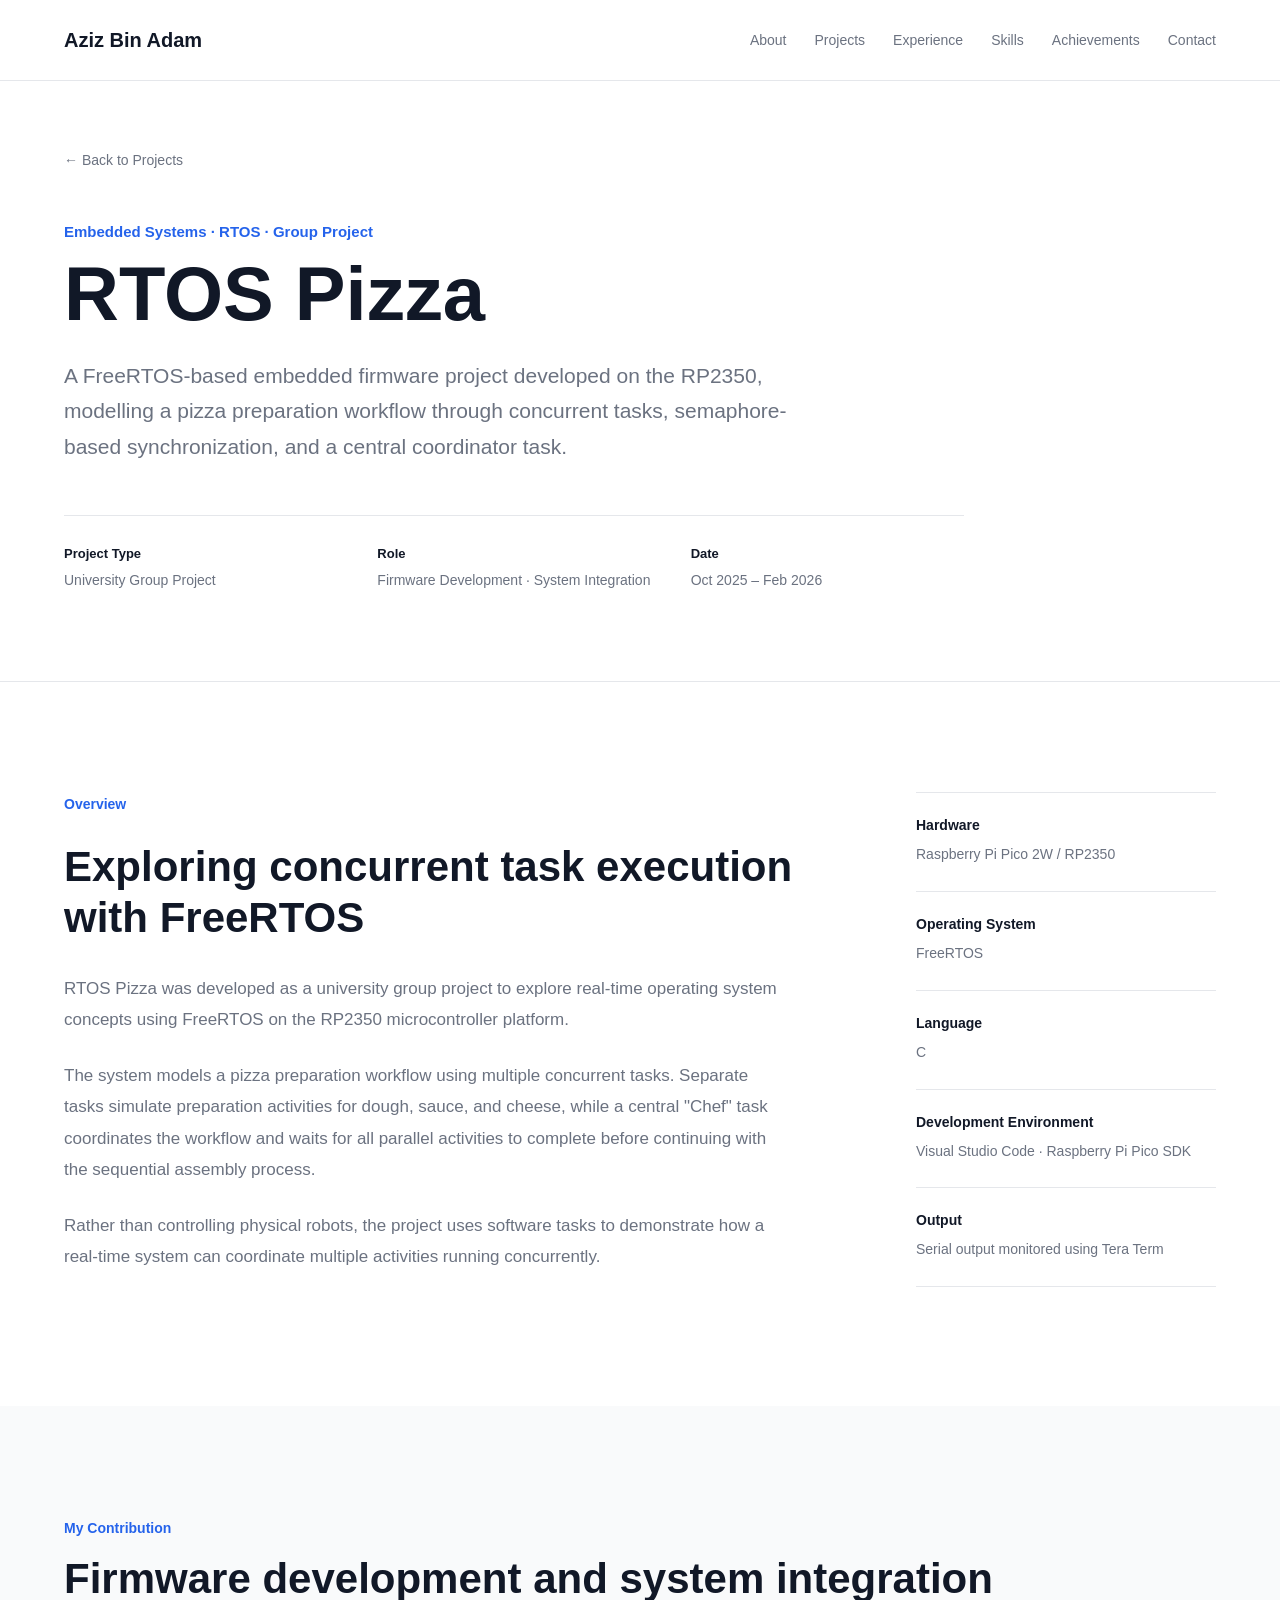
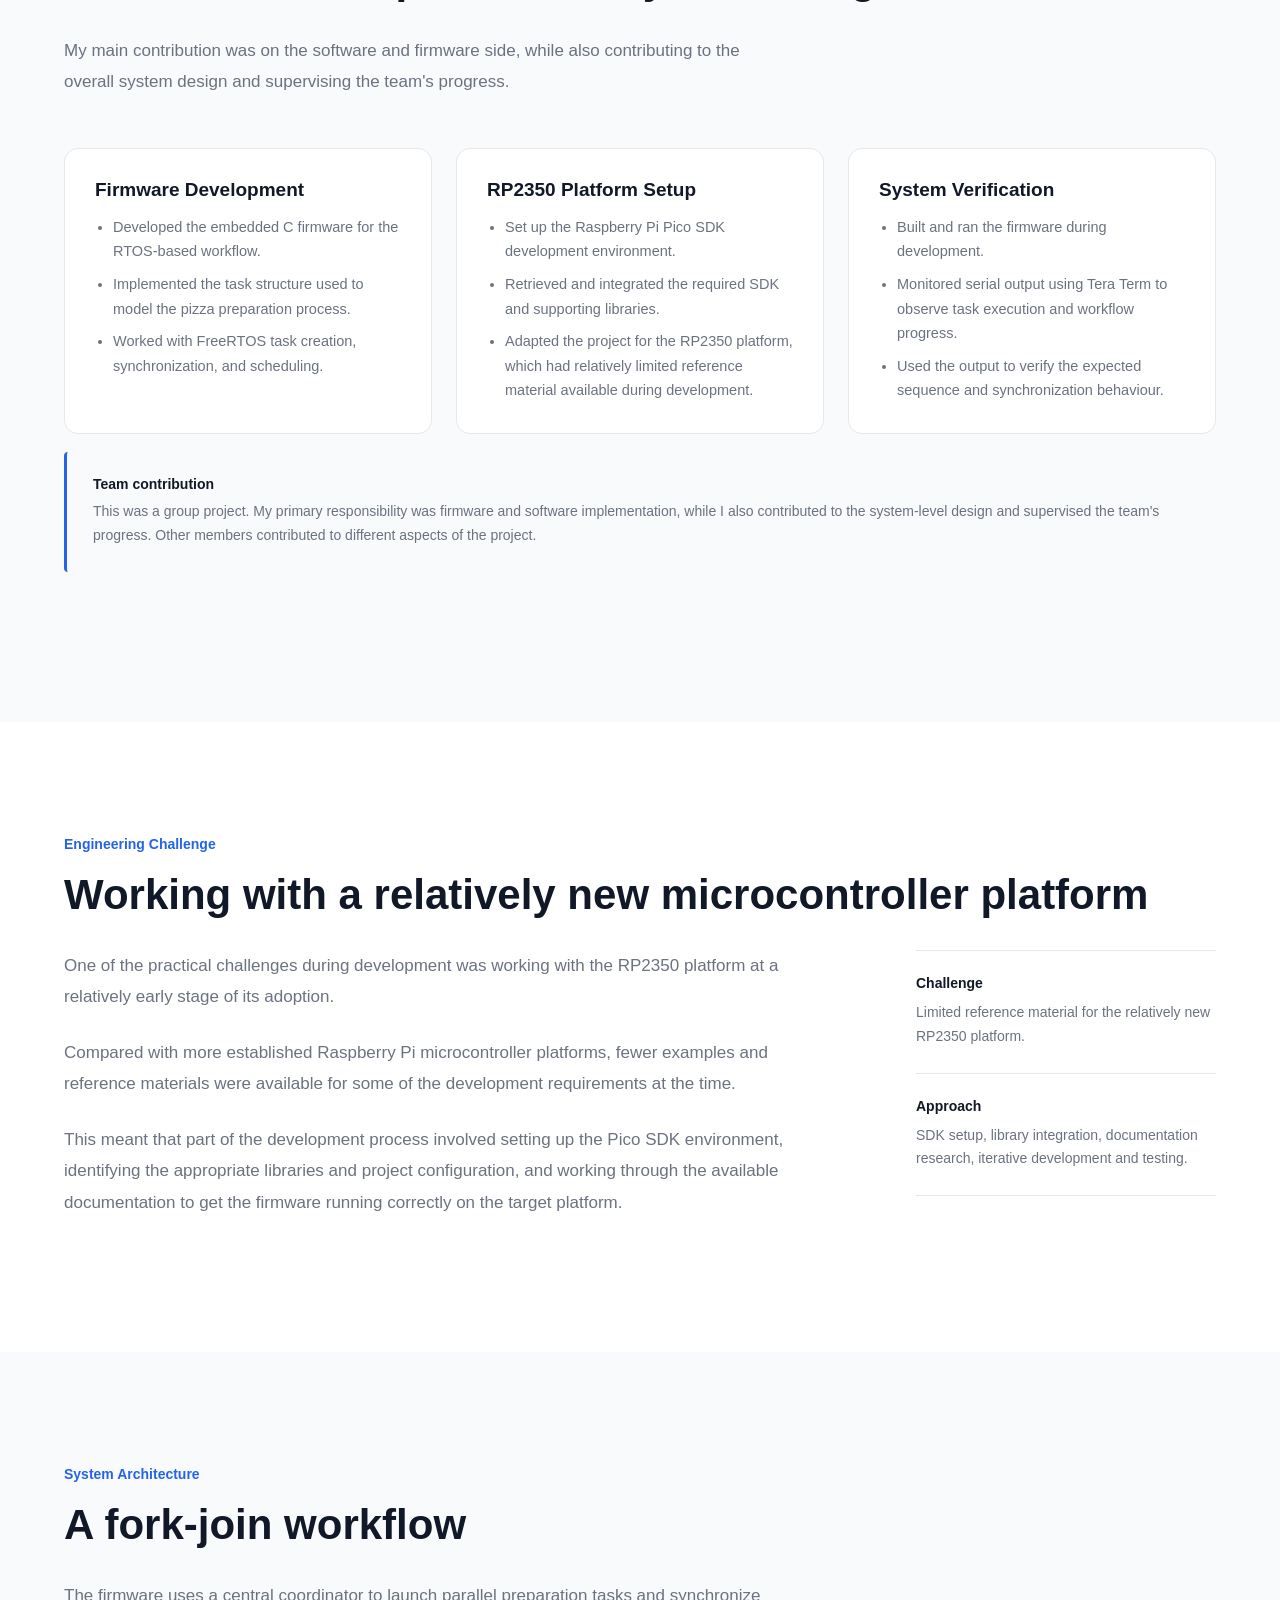
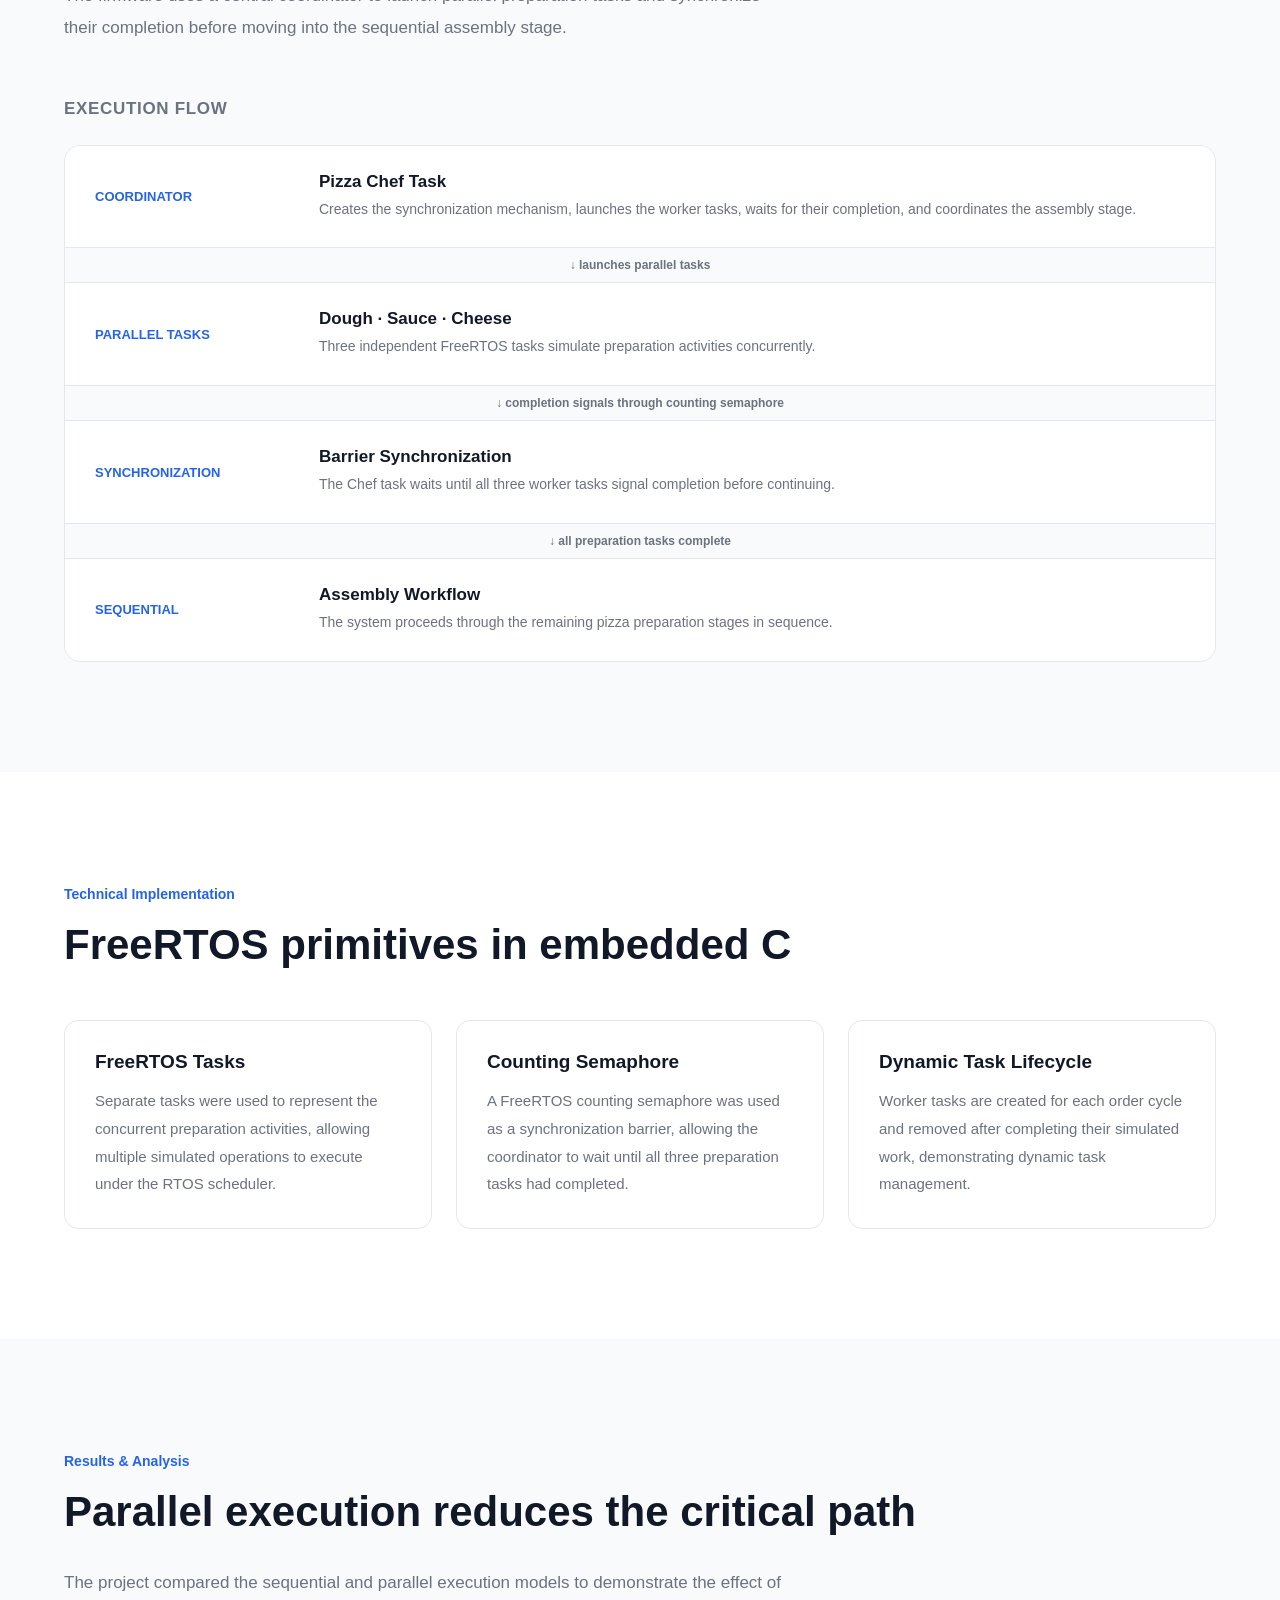
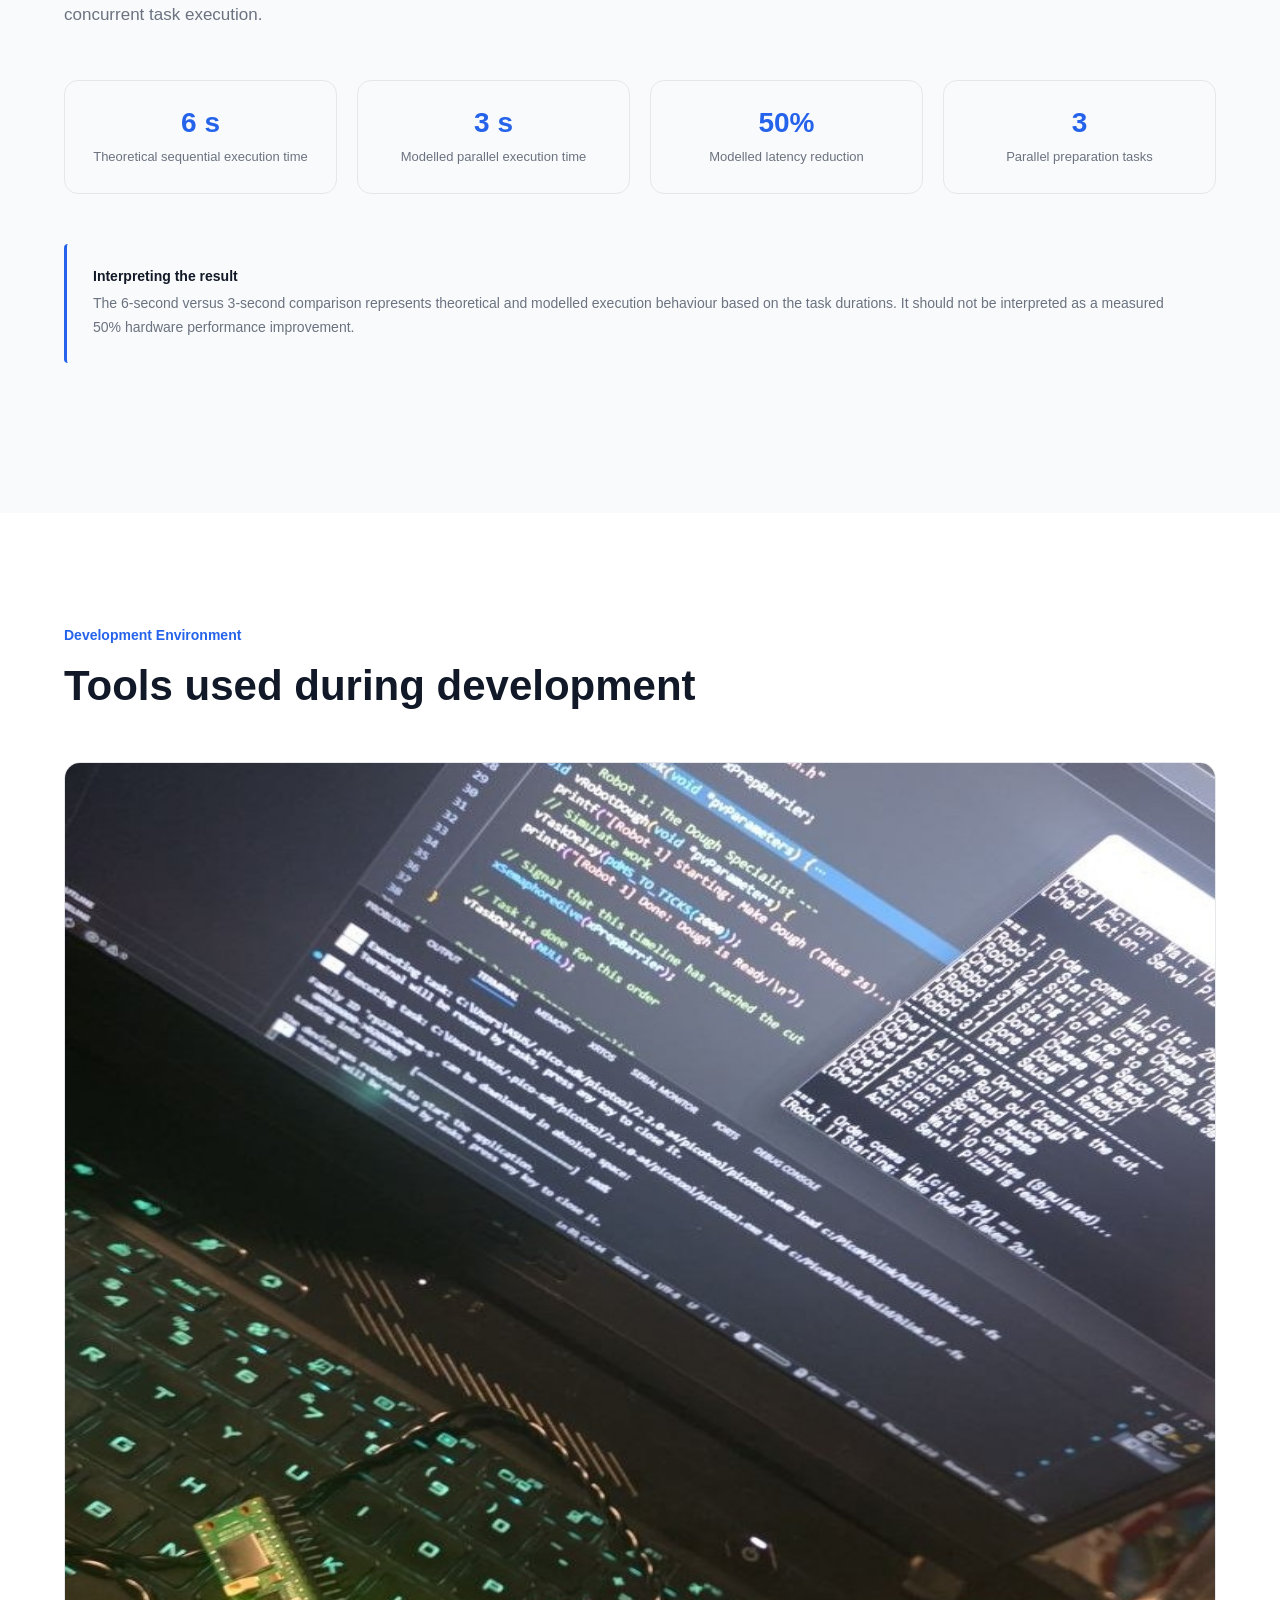
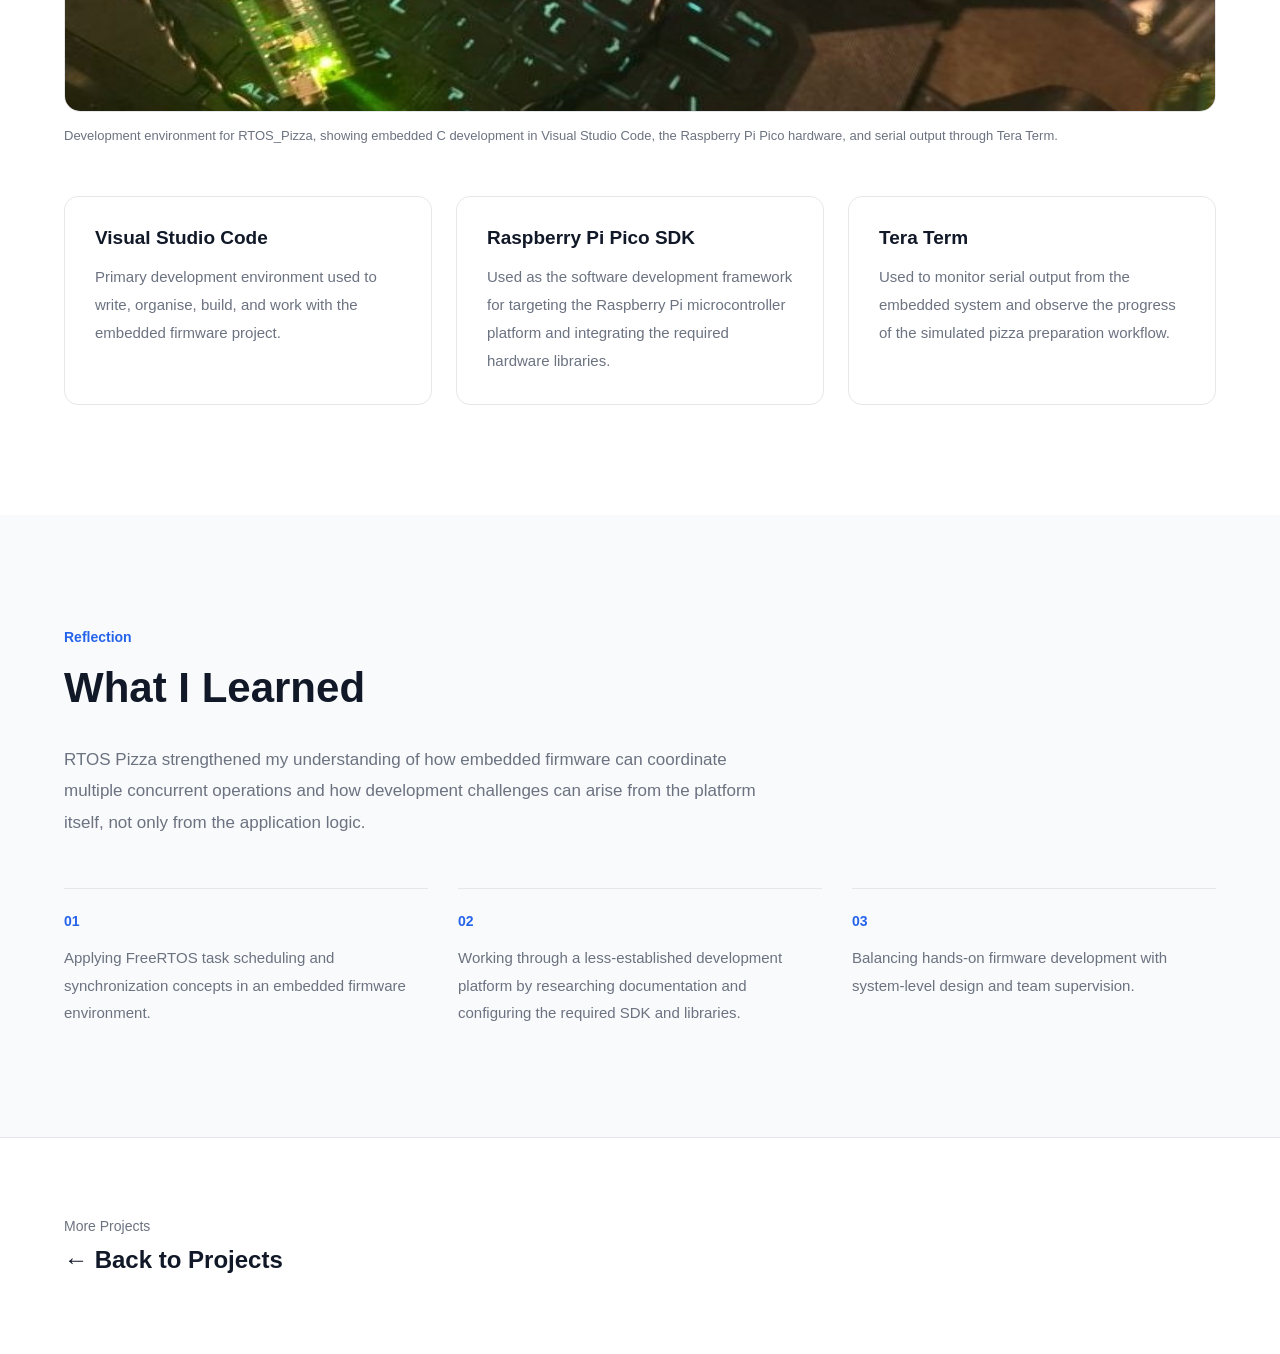
<file: projects/rtos-pizza.html>
<!DOCTYPE html>
<html lang="en">

<head>

    <meta charset="UTF-8">

    <meta
        name="viewport"
        content="width=device-width, initial-scale=1.0"
    >

    <title>RTOS Pizza | Aziz Bin Adam</title>

    <meta
        name="description"
        content="RTOS Pizza — a FreeRTOS firmware project on the RP2350 exploring concurrent task execution, semaphore synchronization, and embedded systems development."
    >

    <link
        rel="stylesheet"
        href="../css/style.css"
    >

</head>


<body>

    <!-- Navigation -->

    <nav>

        <div class="container nav-container">

            <a href="../index.html" class="logo">
                Aziz Bin Adam
            </a>


            <button
                class="menu-toggle"
                aria-label="Open navigation menu"
            >
                ☰
            </button>


            <ul class="nav-links">

                <li>
                    <a href="../index.html#about">
                        About
                    </a>
                </li>

                <li>
                    <a href="../index.html#projects">
                        Projects
                    </a>
                </li>

                <li>
                    <a href="../index.html#experience">
                        Experience
                    </a>
                </li>

                <li>
                    <a href="../index.html#skills">
                        Skills
                    </a>
                </li>

                <li>
                    <a href="../index.html#achievements">
                        Achievements
                    </a>
                </li>

                <li>
                    <a href="../index.html#contact">
                        Contact
                    </a>
                </li>

            </ul>

        </div>

    </nav>


    <!-- Project Hero -->

    <main>

        <section class="project-hero">

            <div class="container">

                <a
                    href="../index.html#projects"
                    class="back-link"
                >
                    ← Back to Projects
                </a>


                <p class="intro">
                    Embedded Systems · RTOS · Group Project
                </p>


                <h1>
                    RTOS Pizza
                </h1>


                <p class="project-lead">

                    A FreeRTOS-based embedded firmware project developed on
                    the RP2350, modelling a pizza preparation workflow through
                    concurrent tasks, semaphore-based synchronization, and
                    a central coordinator task.

                </p>


                <div class="project-meta">

                    <div>

                        <span class="meta-label">
                            Project Type
                        </span>

                        <span class="meta-value">
                            University Group Project
                        </span>

                    </div>


                    <div>

                        <span class="meta-label">
                            Role
                        </span>

                        <span class="meta-value">
                            Firmware Development · System Integration
                        </span>

                    </div>


                    <div>

                        <span class="meta-label">
                            Date
                        </span>

                        <span class="meta-value">
                            Oct 2025 – Feb 2026
                        </span>

                    </div>

                </div>

            </div>

        </section>


        <!-- Overview -->

        <section class="project-section">

            <div class="container">

                <div class="project-layout">

                    <div class="project-main">

                        <p class="section-eyebrow">
                            Overview
                        </p>

                        <h2>
                            Exploring concurrent task execution with FreeRTOS
                        </h2>

                        <p>
                            RTOS Pizza was developed as a university group
                            project to explore real-time operating system
                            concepts using FreeRTOS on the RP2350
                            microcontroller platform.
                        </p>

                        <p>
                            The system models a pizza preparation workflow
                            using multiple concurrent tasks. Separate tasks
                            simulate preparation activities for dough, sauce,
                            and cheese, while a central "Chef" task coordinates
                            the workflow and waits for all parallel activities
                            to complete before continuing with the sequential
                            assembly process.
                        </p>

                        <p>
                            Rather than controlling physical robots, the project
                            uses software tasks to demonstrate how a real-time
                            system can coordinate multiple activities running
                            concurrently.
                        </p>

                    </div>


                    <aside class="project-sidebar">

                        <div class="info-block">

                            <h3>
                                Hardware
                            </h3>

                            <p>
                                Raspberry Pi Pico 2W / RP2350
                            </p>

                        </div>


                        <div class="info-block">

                            <h3>
                                Operating System
                            </h3>

                            <p>
                                FreeRTOS
                            </p>

                        </div>


                        <div class="info-block">

                            <h3>
                                Language
                            </h3>

                            <p>
                                C
                            </p>

                        </div>


                        <div class="info-block">

                            <h3>
                                Development Environment
                            </h3>

                            <p>
                                Visual Studio Code · Raspberry Pi Pico SDK
                            </p>

                        </div>


                        <div class="info-block">

                            <h3>
                                Output
                            </h3>

                            <p>
                                Serial output monitored using Tera Term
                            </p>

                        </div>

                    </aside>

                </div>

            </div>

        </section>


        <!-- Personal Contribution -->

        <section class="project-section project-section-alt">

            <div class="container">

                <p class="section-eyebrow">
                    My Contribution
                </p>

                <h2>
                    Firmware development and system integration
                </h2>

                <p class="section-description">

                    My main contribution was on the software and firmware side,
                    while also contributing to the overall system design and
                    supervising the team's progress.

                </p>


                <div class="technology-grid">

                    <div class="technology-card">

                        <h3>
                            Firmware Development
                        </h3>

                        <ul>

                            <li>
                                Developed the embedded C firmware for the
                                RTOS-based workflow.
                            </li>

                            <li>
                                Implemented the task structure used to model
                                the pizza preparation process.
                            </li>

                            <li>
                                Worked with FreeRTOS task creation,
                                synchronization, and scheduling.
                            </li>

                        </ul>

                    </div>


                    <div class="technology-card">

                        <h3>
                            RP2350 Platform Setup
                        </h3>

                        <ul>

                            <li>
                                Set up the Raspberry Pi Pico SDK development
                                environment.
                            </li>

                            <li>
                                Retrieved and integrated the required SDK
                                and supporting libraries.
                            </li>

                            <li>
                                Adapted the project for the RP2350 platform,
                                which had relatively limited reference
                                material available during development.
                            </li>

                        </ul>

                    </div>


                    <div class="technology-card">

                        <h3>
                            System Verification
                        </h3>

                        <ul>

                            <li>
                                Built and ran the firmware during development.
                            </li>

                            <li>
                                Monitored serial output using Tera Term to
                                observe task execution and workflow progress.
                            </li>

                            <li>
                                Used the output to verify the expected
                                sequence and synchronization behaviour.
                            </li>

                        </ul>

                    </div>

                </div><br>


                <div class="limitations-note">

                    <h4>
                        Team contribution
                    </h4>

                    <p>
                        This was a group project. My primary responsibility
                        was firmware and software implementation, while I also
                        contributed to the system-level design and supervised
                        the team's progress. Other members contributed to
                        different aspects of the project.
                    </p>

                </div>

            </div>

        </section>


        <!-- Development Challenge -->

        <section class="project-section">

            <div class="container">

                <p class="section-eyebrow">
                    Engineering Challenge
                </p>

                <h2>
                    Working with a relatively new microcontroller platform
                </h2>

                <div class="project-layout">

                    <div class="project-main">

                        <p>
                            One of the practical challenges during development
                            was working with the RP2350 platform at a relatively
                            early stage of its adoption.
                        </p>

                        <p>
                            Compared with more established Raspberry Pi
                            microcontroller platforms, fewer examples and
                            reference materials were available for some of
                            the development requirements at the time.
                        </p>

                        <p>
                            This meant that part of the development process
                            involved setting up the Pico SDK environment,
                            identifying the appropriate libraries and project
                            configuration, and working through the available
                            documentation to get the firmware running correctly
                            on the target platform.
                        </p>

                    </div>


                    <aside class="project-sidebar">

                        <div class="info-block">

                            <h3>
                                Challenge
                            </h3>

                            <p>
                                Limited reference material for the relatively
                                new RP2350 platform.
                            </p>

                        </div>


                        <div class="info-block">

                            <h3>
                                Approach
                            </h3>

                            <p>
                                SDK setup, library integration, documentation
                                research, iterative development and testing.
                            </p>

                        </div>

                    </aside>

                </div>

            </div>

        </section>


        <!-- System Architecture -->

        <section class="project-section project-section-alt">

            <div class="container">

                <p class="section-eyebrow">
                    System Architecture
                </p>

                <h2>
                    A fork-join workflow
                </h2>

                <p class="section-description">

                    The firmware uses a central coordinator to launch parallel
                    preparation tasks and synchronize their completion before
                    moving into the sequential assembly stage.

                </p>


                <div class="arch-diagram">

                    <p class="arch-label">
                        Execution flow
                    </p>


                    <div class="arch-layers">

                        <div class="arch-layer">

                            <div class="arch-layer-tag">
                                COORDINATOR
                            </div>

                            <div>

                                <h3>
                                    Pizza Chef Task
                                </h3>

                                <p>
                                    Creates the synchronization mechanism,
                                    launches the worker tasks, waits for their
                                    completion, and coordinates the assembly
                                    stage.
                                </p>

                            </div>

                        </div>


                        <div class="arch-connector">
                            ↓ launches parallel tasks
                        </div>


                        <div class="arch-layer">

                            <div class="arch-layer-tag">
                                PARALLEL TASKS
                            </div>

                            <div>

                                <h3>
                                    Dough · Sauce · Cheese
                                </h3>

                                <p>
                                    Three independent FreeRTOS tasks simulate
                                    preparation activities concurrently.
                                </p>

                            </div>

                        </div>


                        <div class="arch-connector">
                            ↓ completion signals through counting semaphore
                        </div>


                        <div class="arch-layer">

                            <div class="arch-layer-tag">
                                SYNCHRONIZATION
                            </div>

                            <div>

                                <h3>
                                    Barrier Synchronization
                                </h3>

                                <p>
                                    The Chef task waits until all three worker
                                    tasks signal completion before continuing.
                                </p>

                            </div>

                        </div>


                        <div class="arch-connector">
                            ↓ all preparation tasks complete
                        </div>


                        <div class="arch-layer">

                            <div class="arch-layer-tag">
                                SEQUENTIAL
                            </div>

                            <div>

                                <h3>
                                    Assembly Workflow
                                </h3>

                                <p>
                                    The system proceeds through the remaining
                                    pizza preparation stages in sequence.
                                </p>

                            </div>

                        </div>

                    </div>

                </div>

            </div>

        </section>


        <!-- Technical Implementation -->

        <section class="project-section">

            <div class="container">

                <p class="section-eyebrow">
                    Technical Implementation
                </p>

                <h2>
                    FreeRTOS primitives in embedded C
                </h2>

                <div class="technology-grid">

                    <div class="technology-card">

                        <h3>
                            FreeRTOS Tasks
                        </h3>

                        <p>
                            Separate tasks were used to represent the
                            concurrent preparation activities, allowing
                            multiple simulated operations to execute under
                            the RTOS scheduler.
                        </p>

                    </div>


                    <div class="technology-card">

                        <h3>
                            Counting Semaphore
                        </h3>

                        <p>
                            A FreeRTOS counting semaphore was used as a
                            synchronization barrier, allowing the coordinator
                            to wait until all three preparation tasks had
                            completed.
                        </p>

                    </div>


                    <div class="technology-card">

                        <h3>
                            Dynamic Task Lifecycle
                        </h3>

                        <p>
                            Worker tasks are created for each order cycle and
                            removed after completing their simulated work,
                            demonstrating dynamic task management.
                        </p>

                    </div>

                </div>

            </div>

        </section>


        <!-- Results -->

        <section class="project-section project-section-alt">

            <div class="container">

                <p class="section-eyebrow">
                    Results &amp; Analysis
                </p>

                <h2>
                    Parallel execution reduces the critical path
                </h2>

                <p class="section-description">

                    The project compared the sequential and parallel execution
                    models to demonstrate the effect of concurrent task
                    execution.

                </p>


                <div class="results-stats">

                    <div class="stat-card">

                        <div class="stat-value">
                            6 s
                        </div>

                        <div class="stat-label">
                            Theoretical sequential execution time
                        </div>

                    </div>


                    <div class="stat-card">

                        <div class="stat-value">
                            3 s
                        </div>

                        <div class="stat-label">
                            Modelled parallel execution time
                        </div>

                    </div>


                    <div class="stat-card">

                        <div class="stat-value">
                            50%
                        </div>

                        <div class="stat-label">
                            Modelled latency reduction
                        </div>

                    </div>


                    <div class="stat-card">

                        <div class="stat-value">
                            3
                        </div>

                        <div class="stat-label">
                            Parallel preparation tasks
                        </div>

                    </div>

                </div>


                <div class="limitations-note">

                    <h4>
                        Interpreting the result
                    </h4>

                    <p>
                        The 6-second versus 3-second comparison represents
                        theoretical and modelled execution behaviour based on
                        the task durations. It should not be interpreted as a
                        measured 50% hardware performance improvement.
                    </p>

                </div>

            </div>

        </section>


        <!-- Development Tools -->

        <section class="project-section">

            <div class="container">

                <p class="section-eyebrow">
                    Development Environment
                </p>

                <h2>
                    Tools used during development
                </h2>

                <div class="project-media">

                    <figure class="project-media-item">

                        <img
                            src="../images/rtos-pizza/rtos-pizza-development.jpg"
                            alt="RTOS_Pizza development environment showing embedded C code in Visual Studio Code, Raspberry Pi Pico hardware, and Tera Term output"
                            style="height: 950px;"
                        >
                                            
                        <figcaption>
                            Development environment for RTOS_Pizza, showing embedded C development
                            in Visual Studio Code, the Raspberry Pi Pico hardware, and serial output
                            through Tera Term.
                        </figcaption>

                    </figure>

                </div>

                <div class="technology-grid">

                    <div class="technology-card">

                        <h3>
                            Visual Studio Code
                        </h3>

                        <p>
                            Primary development environment used to write,
                            organise, build, and work with the embedded firmware
                            project.
                        </p>

                    </div>


                    <div class="technology-card">

                        <h3>
                            Raspberry Pi Pico SDK
                        </h3>

                        <p>
                            Used as the software development framework for
                            targeting the Raspberry Pi microcontroller platform
                            and integrating the required hardware libraries.
                        </p>

                    </div>


                    <div class="technology-card">

                        <h3>
                            Tera Term
                        </h3>

                        <p>
                            Used to monitor serial output from the embedded
                            system and observe the progress of the simulated
                            pizza preparation workflow.
                        </p>

                    </div>

                </div>

            </div>

        </section>


        <!-- Reflection -->

        <section class="project-section project-section-alt">

            <div class="container">

                <p class="section-eyebrow">
                    Reflection
                </p>

                <h2>
                    What I Learned
                </h2>

                <p class="section-description">

                    RTOS Pizza strengthened my understanding of how embedded
                    firmware can coordinate multiple concurrent operations and
                    how development challenges can arise from the platform
                    itself, not only from the application logic.

                </p>


                <div class="learning-list">

                    <div>

                        <strong>
                            01
                        </strong>

                        <p>
                            Applying FreeRTOS task scheduling and synchronization
                            concepts in an embedded firmware environment.
                        </p>

                    </div>


                    <div>

                        <strong>
                            02
                        </strong>

                        <p>
                            Working through a less-established development
                            platform by researching documentation and configuring
                            the required SDK and libraries.
                        </p>

                    </div>


                    <div>

                        <strong>
                            03
                        </strong>

                        <p>
                            Balancing hands-on firmware development with
                            system-level design and team supervision.
                        </p>

                    </div>

                </div>

            </div>

        </section>


        <!-- Project Navigation -->

        <section class="project-next">

            <div class="container">

                <p>
                    More Projects
                </p>

                <a href="../index.html#projects">
                    ← Back to Projects
                </a>

            </div>

        </section>

    </main>


    <script src="../js/script.js"></script>

</body>

</html>
</file>
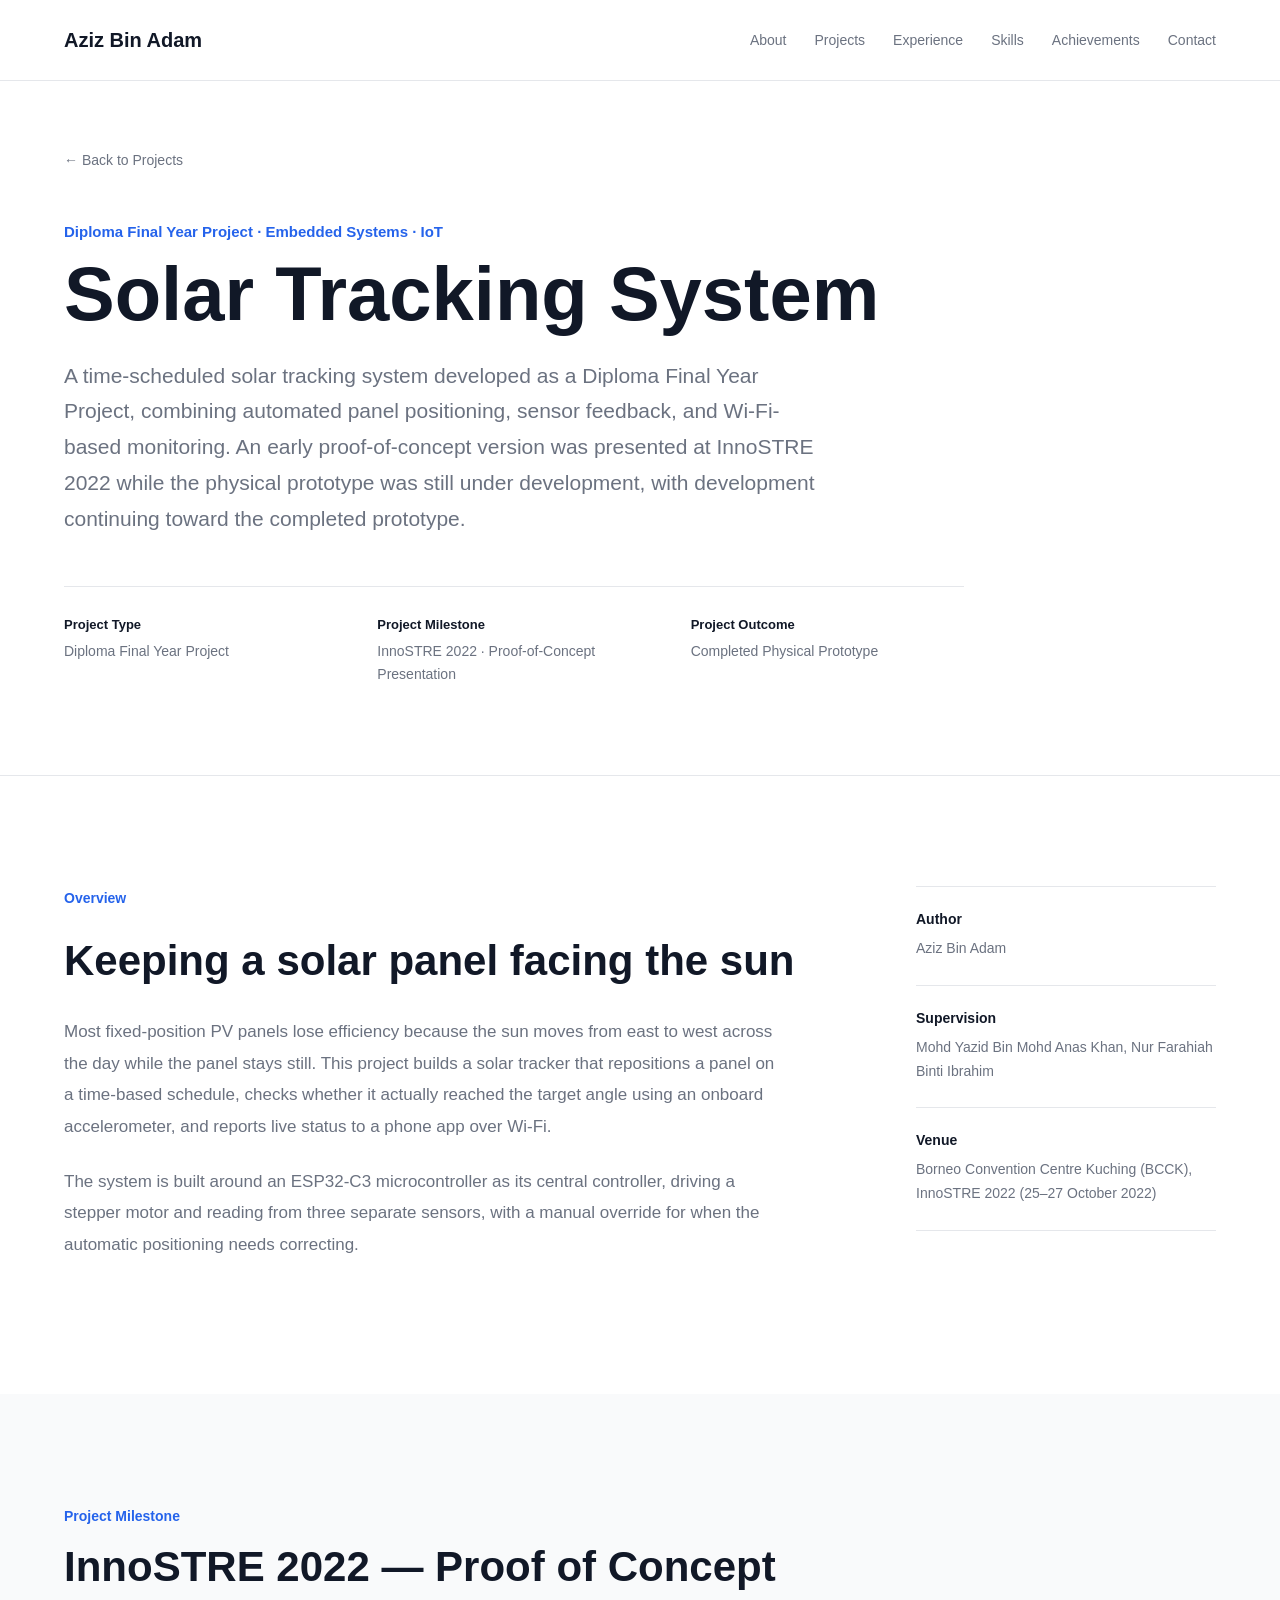
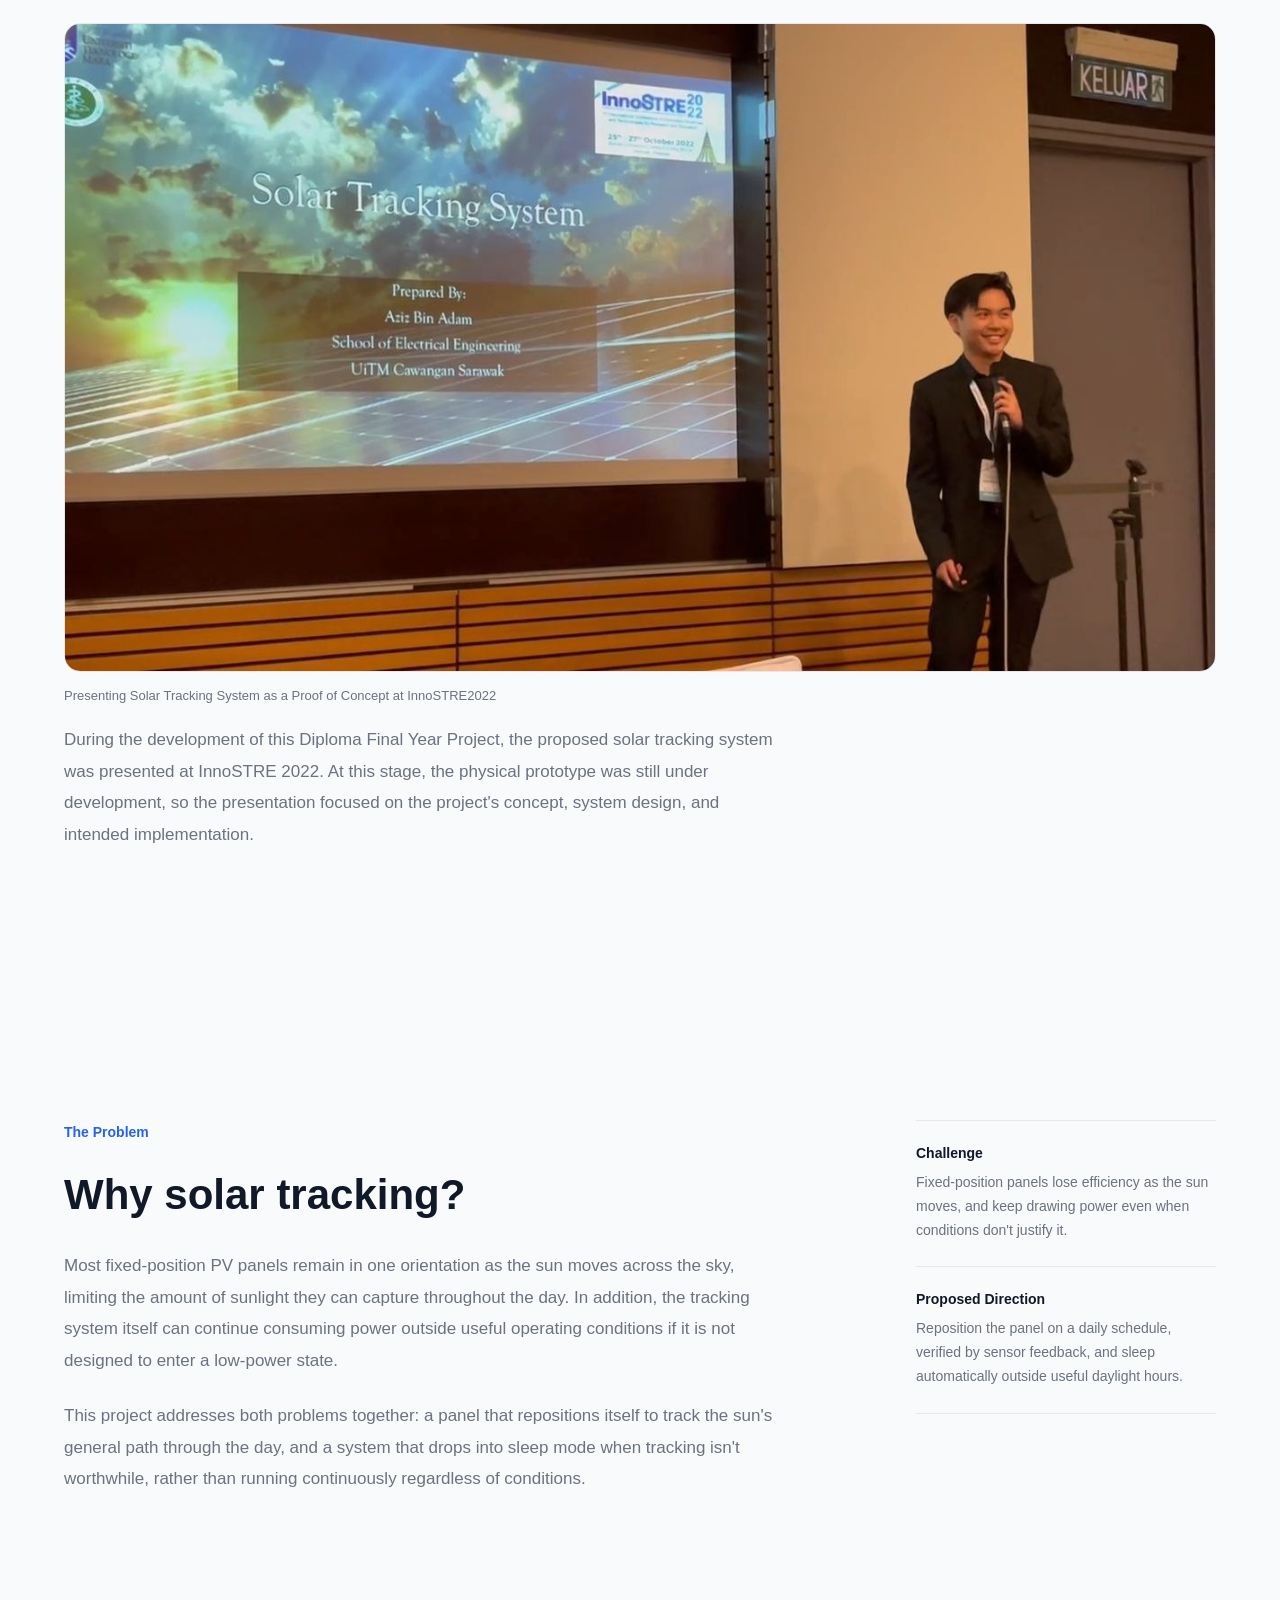
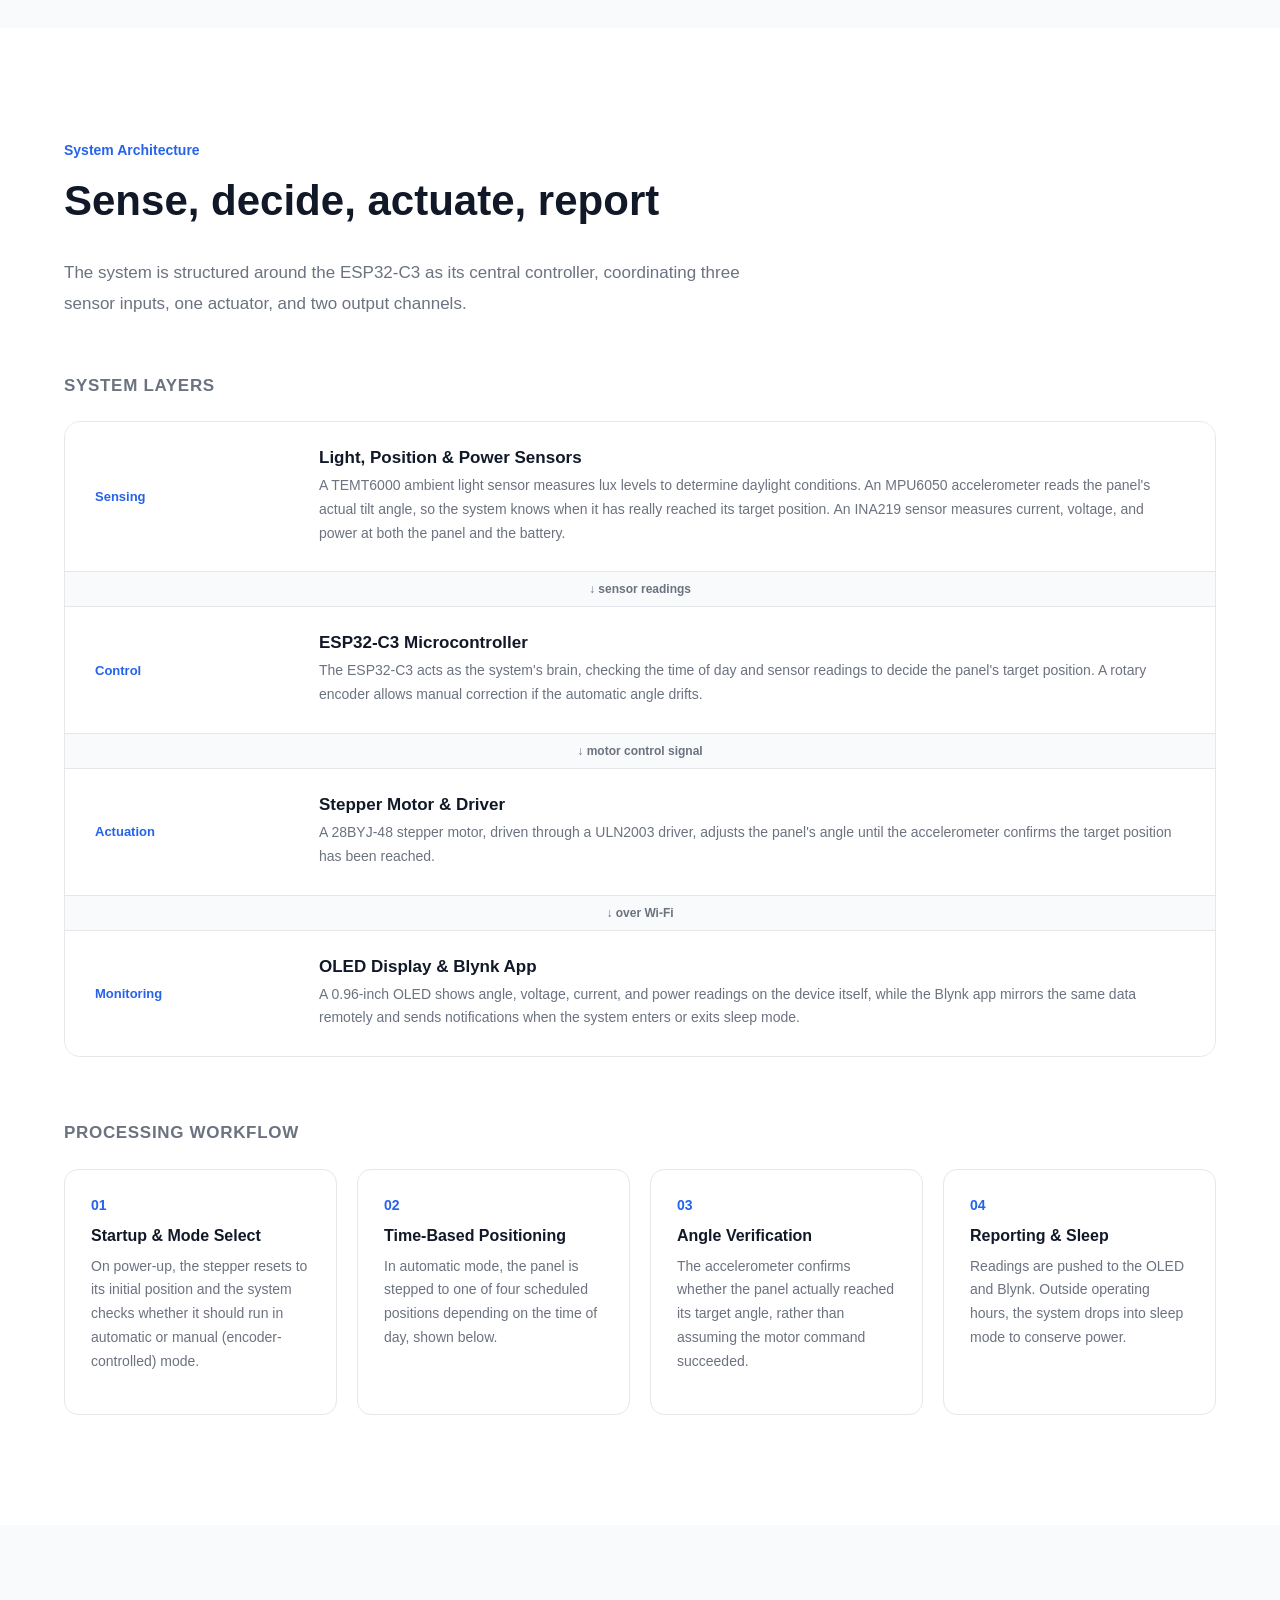
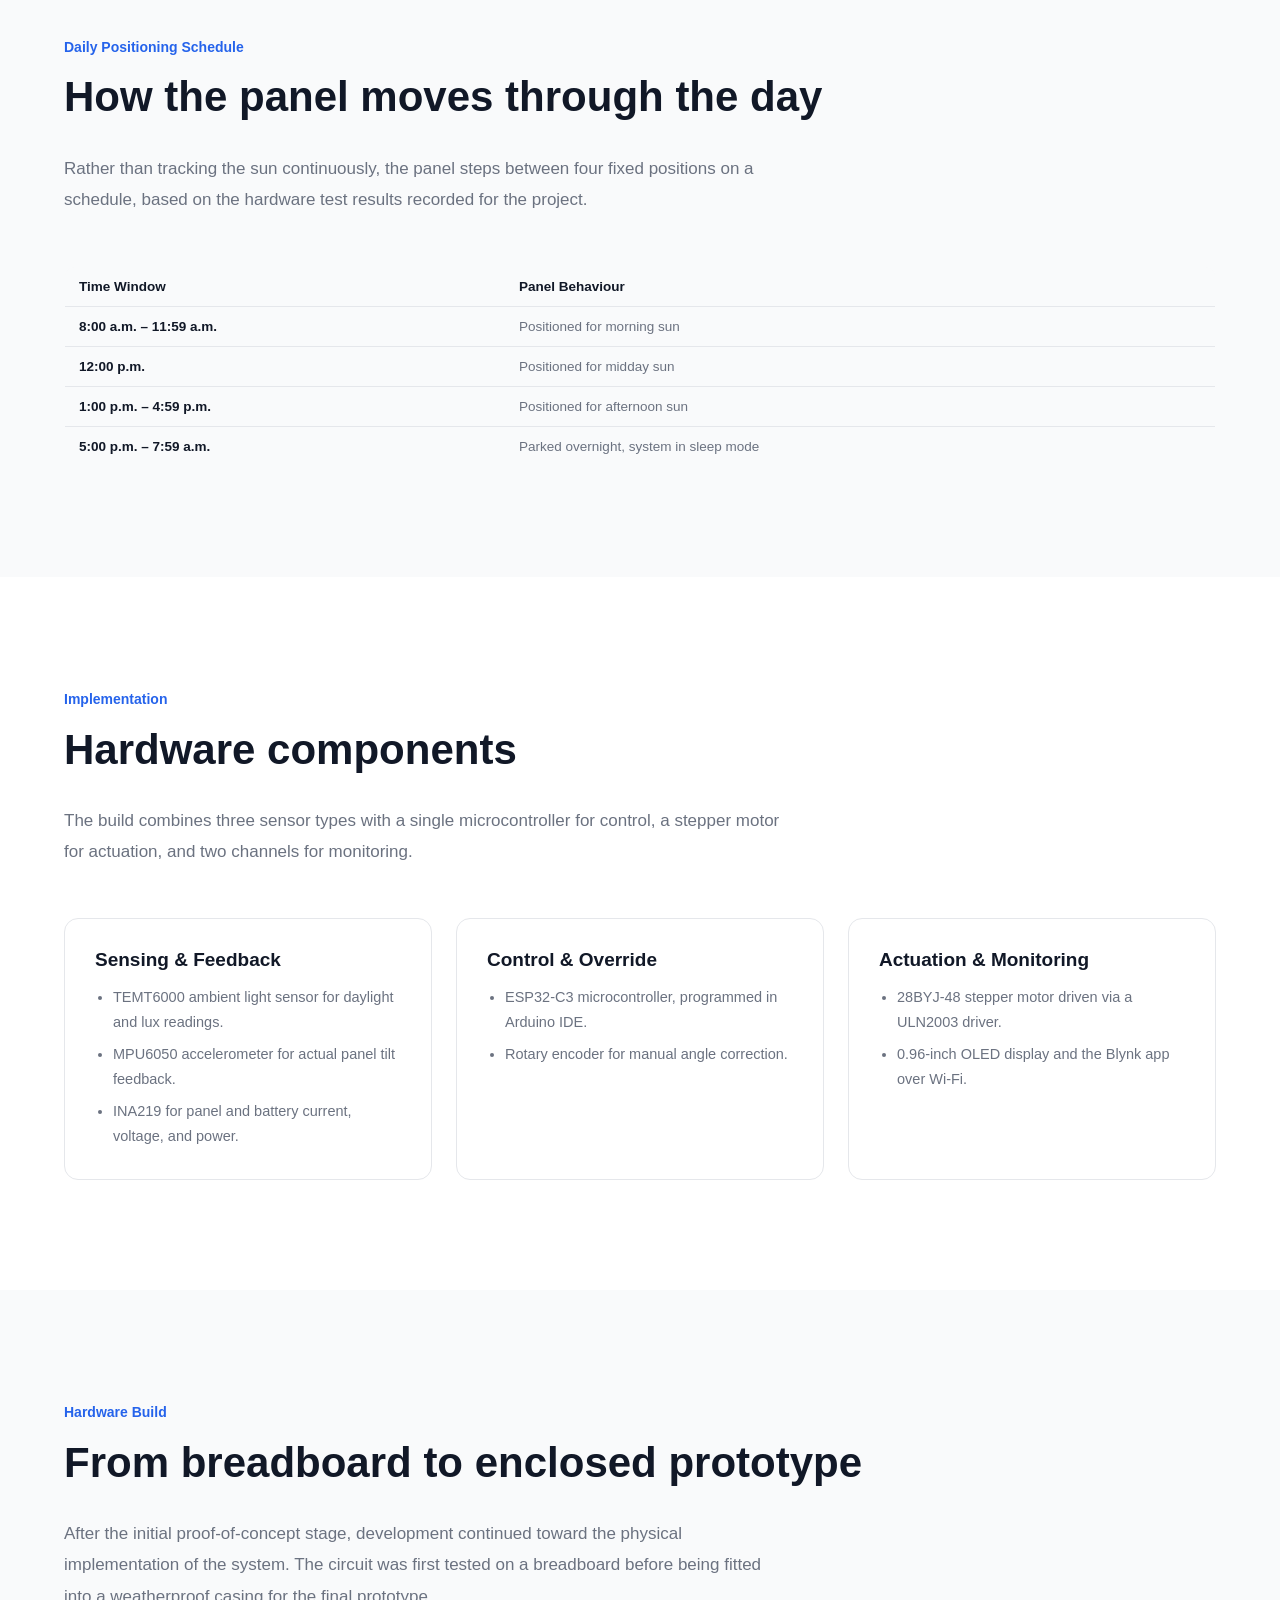
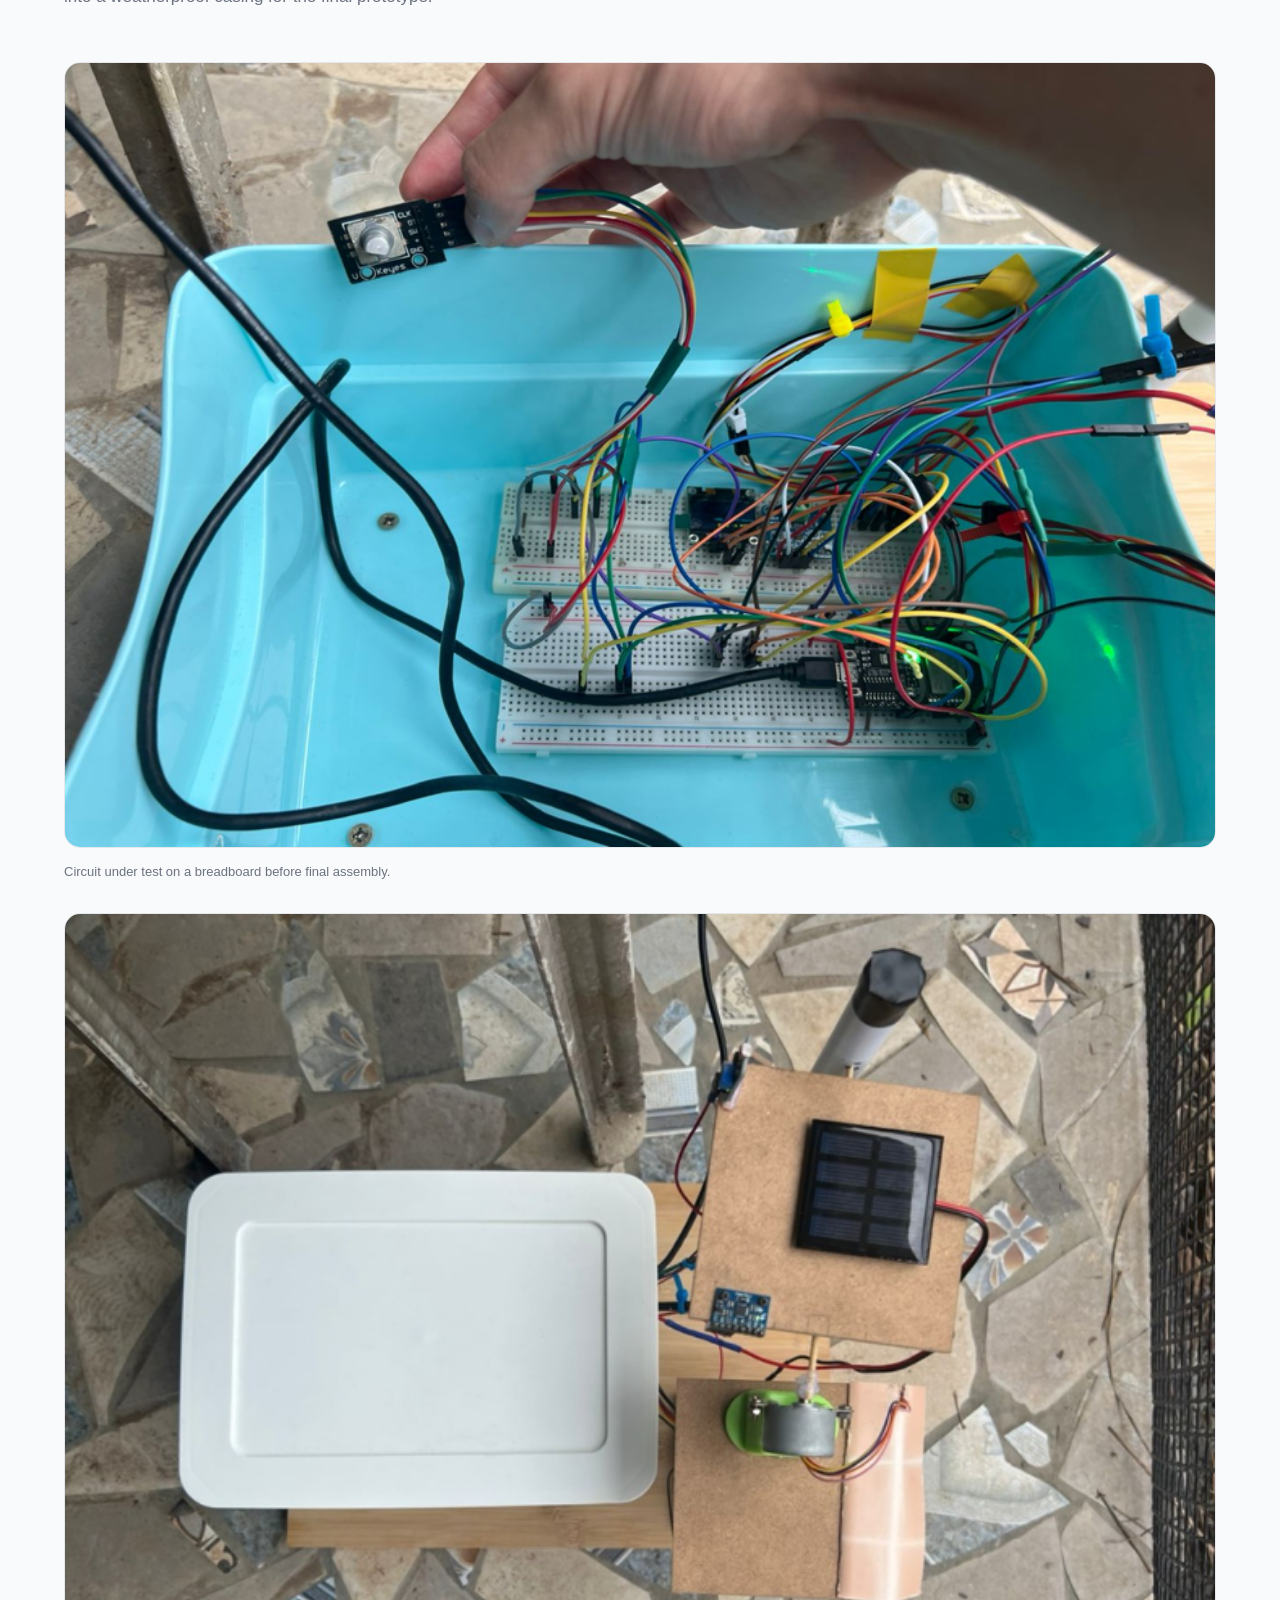
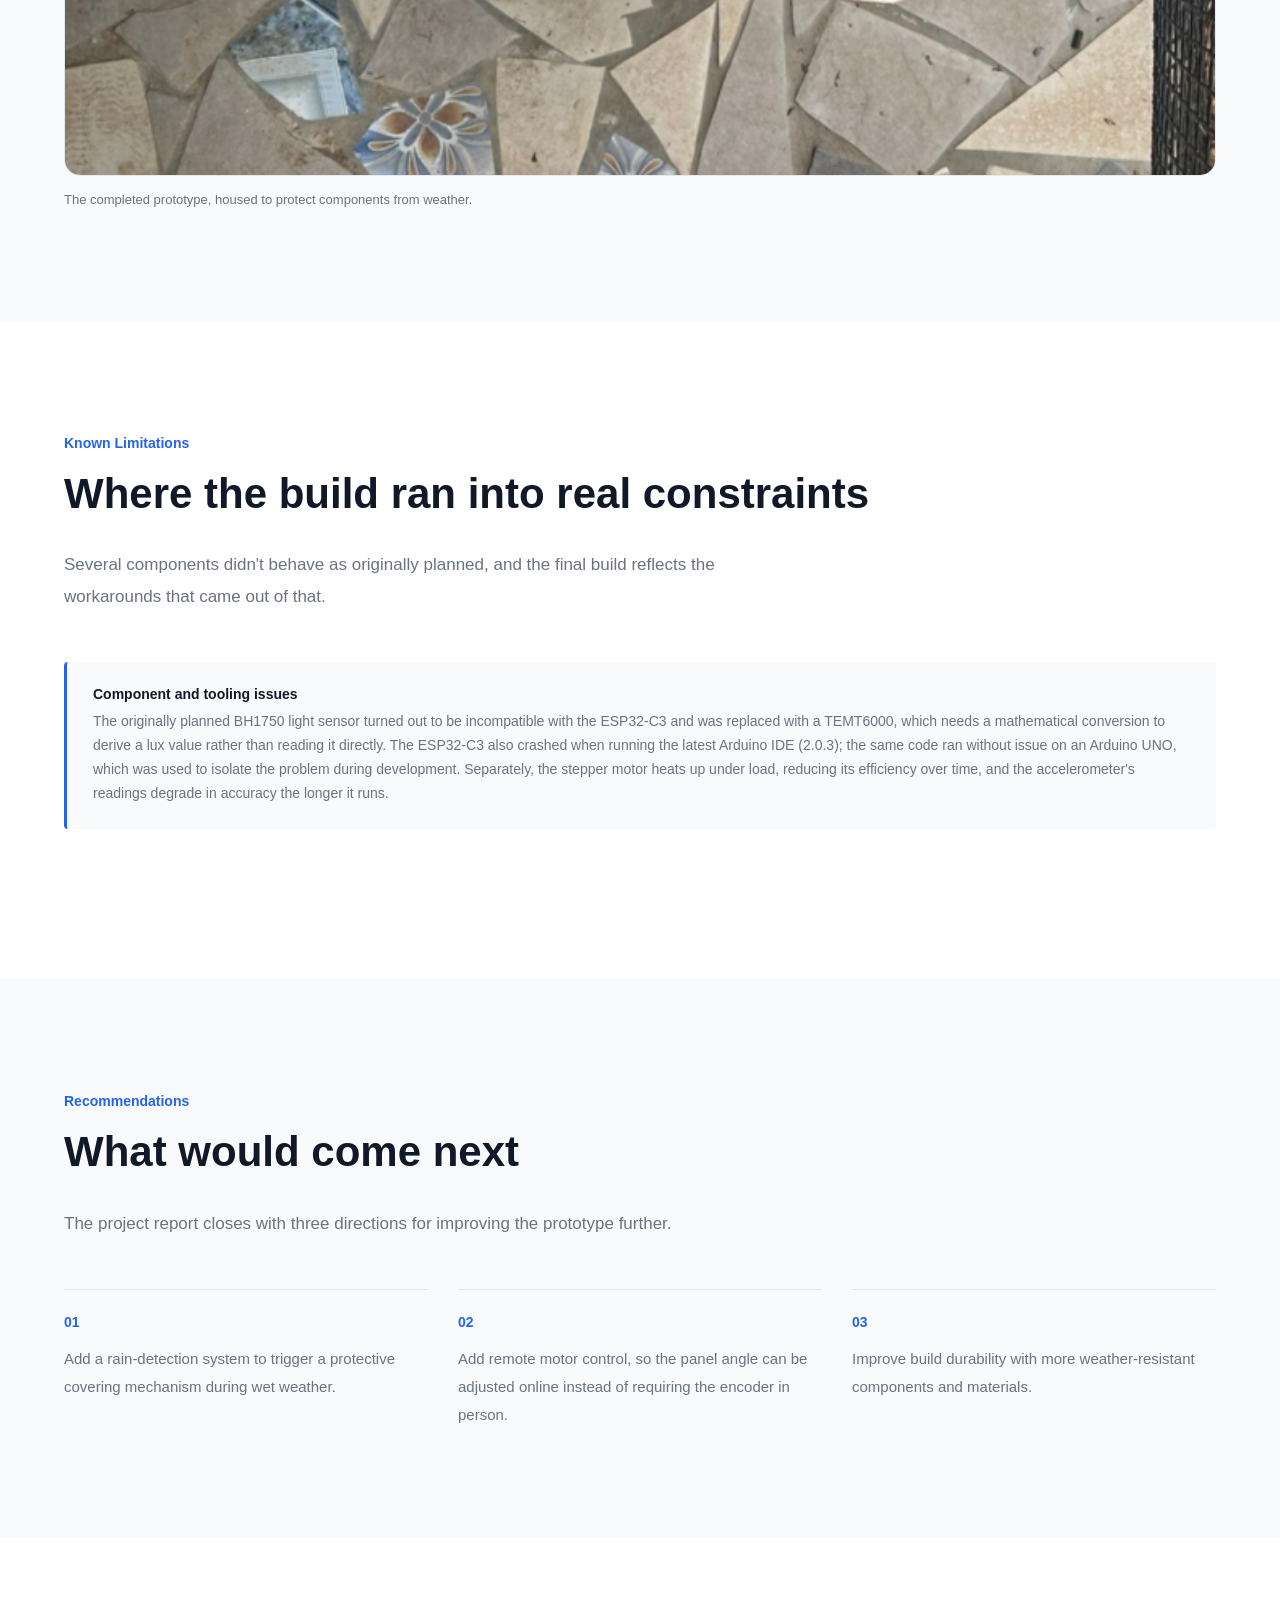
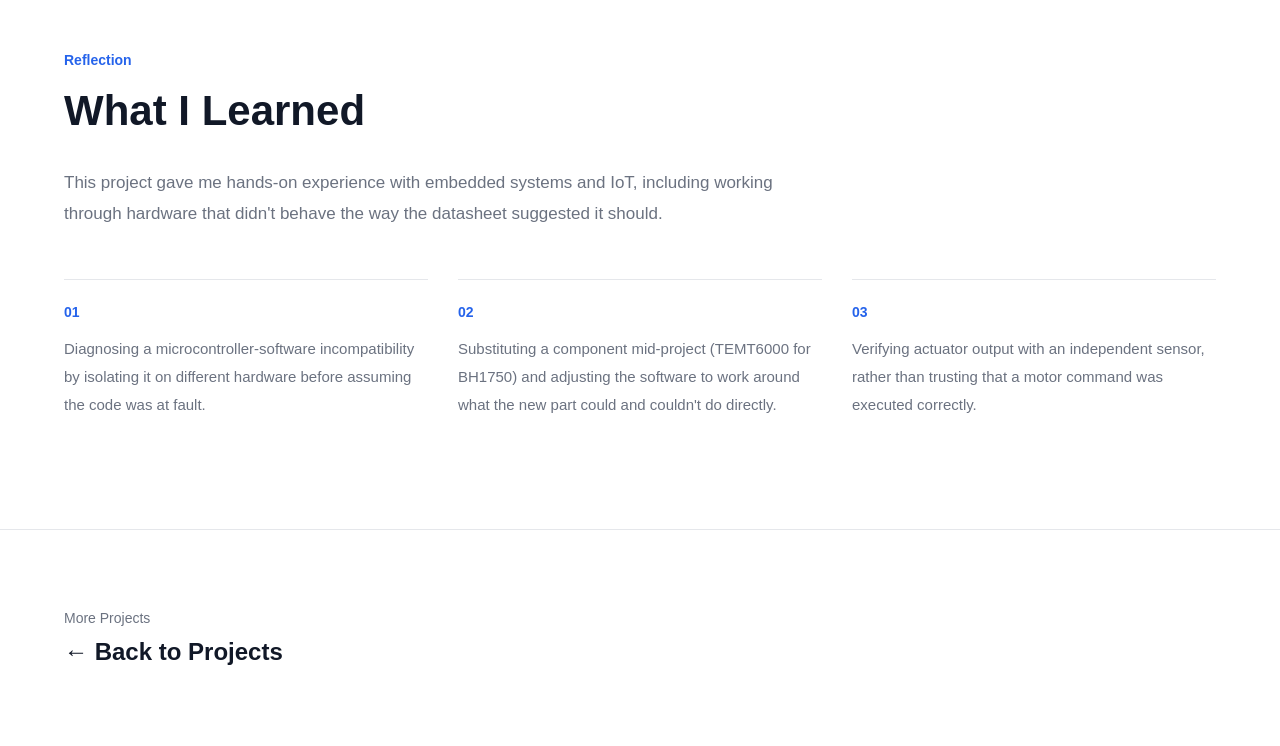
<file: projects/solar-tracking.html>
<!DOCTYPE html>
<html lang="en">

<head>

    <meta charset="UTF-8">

    <meta
        name="viewport"
        content="width=device-width, initial-scale=1.0"
    >

    <title>Solar Tracking System | Aziz Bin Adam</title>

    <meta
        name="description"
        content="Solar Tracking System — an ESP32-C3-based, time-scheduled solar panel tracker with accelerometer feedback and IoT monitoring, presented at InnoSTRE 2022."
    >

    <link
        rel="stylesheet"
        href="../css/style.css"
    >

</head>


<body>

    <!-- Navigation -->

    <nav>

        <div class="container nav-container">

            
            <a href="../index.html" class="logo">
            
                Aziz Bin Adam
            </a>


            <button
                class="menu-toggle"
                aria-label="Open navigation menu"
            >
                ☰
            </button>


            <ul class="nav-links">

                <li>
                    <a href="../index.html#about">
                        About
                    </a>
                </li>

                <li>
                    <a href="../index.html#projects">
                        Projects
                    </a>
                </li>

                <li>
                    <a href="../index.html#experience">
                        Experience
                    </a>
                </li>

                <li>
                    <a href="../index.html#skills">
                        Skills
                    </a>
                </li>

                <li>
                    <a href="../index.html#achievements">
                        Achievements
                    </a>
                </li>

                <li>
                    <a href="../index.html#contact">
                        Contact
                    </a>
                </li>

            </ul>

        </div>

    </nav>


    <!-- Project Hero -->

    <main>

        <section class="project-hero">

            <div class="container">

                
                <a href="../index.html#projects" class="back-link">
                    ← Back to Projects
                </a>


                <p class="intro">
                    Diploma Final Year Project · Embedded Systems · IoT
                </p>


                <h1>
                    Solar Tracking System
                </h1>
                
                <p class="project-lead">

                    A time-scheduled solar tracking system developed as a
                    Diploma Final Year Project, combining automated panel
                    positioning, sensor feedback, and Wi-Fi-based monitoring.
                    An early proof-of-concept version was presented at
                    InnoSTRE 2022 while the physical prototype was still
                    under development, with development continuing toward
                    the completed prototype.

                </p>


                <div class="project-meta">

                    <div>

                        <span class="meta-label">
                            Project Type
                        </span>

                        <span class="meta-value">
                            Diploma Final Year Project
                        </span>

                    </div>

                    <div>

                        <span class="meta-label">
                            Project Milestone
                        </span>

                        <span class="meta-value">
                            InnoSTRE 2022 · Proof-of-Concept Presentation
                        </span>

                    </div>

                    <div>

                        <span class="meta-label">
                            Project Outcome
                        </span>

                        <span class="meta-value">
                            Completed Physical Prototype
                        </span>

                    </div>

                </div>

            </div>

        </section>


        <!-- Overview -->

        <section class="project-section">
            <div class="container">

                <div class="project-layout">

                    <div class="project-main">

                        <p class="section-eyebrow">Overview</p>

                        <h2>Keeping a solar panel facing the sun</h2>

                        <p>
                            Most fixed-position PV panels lose efficiency
                            because the sun moves from east to west across
                            the day while the panel stays still. This
                            project builds a solar tracker that repositions
                            a panel on a time-based schedule, checks whether
                            it actually reached the target angle using an
                            onboard accelerometer, and reports live status
                            to a phone app over Wi-Fi.
                        </p>

                        <p>
                            The system is built around an ESP32-C3
                            microcontroller as its central controller,
                            driving a stepper motor and reading from three
                            separate sensors, with a manual override for
                            when the automatic positioning needs correcting.
                        </p>

                    </div>

                    <aside class="project-sidebar">

                        <div class="info-block">
                            <h3>Author</h3>
                            <p>Aziz Bin Adam</p>
                        </div>

                        <div class="info-block">
                            <h3>Supervision</h3>
                            <p>
                                Mohd Yazid Bin Mohd Anas Khan,
                                Nur Farahiah Binti Ibrahim
                            </p>
                        </div>

                        <div class="info-block">
                            <h3>Venue</h3>
                            <p>
                                Borneo Convention Centre Kuching (BCCK),
                                InnoSTRE 2022 (25–27 October 2022)
                            </p>
                        </div>

                    </aside>

                </div>

            </div>
        </section>

        <!-- InnoSTRE 2022 -->

        <section class="project-section project-section-alt">

            <div class="container">

                <p class="section-eyebrow">
                    Project Milestone
                </p>

                <h2>
                    InnoSTRE 2022 — Proof of Concept
                </h2>

                <figure class="project-media-item">

                    <img
                        src="../images/solar-tracking/presentation-photo.jpg"
                        alt="Snippet of Presenting at InnoSTRE2022"
                    >

                    <figcaption>
                        Presenting Solar Tracking System as a Proof of Concept at InnoSTRE2022
                    </figcaption>

                </figure>

                <br>

                <p class="section-description">

                    During the development of this Diploma Final Year Project,
                    the proposed solar tracking system was presented at
                    InnoSTRE 2022. At this stage, the physical prototype was
                    still under development, so the presentation focused on
                    the project's concept, system design, and intended
                    implementation.

                </p>

            </div>

        </section>

        <!-- Why Solar Tracking -->

        <section class="project-section project-section-alt">
            <div class="container">

                <div class="project-layout">

                    <div class="project-main">

                        <p class="section-eyebrow">The Problem</p>

                        <h2>Why solar tracking?</h2>

                        <p>
                            Most fixed-position PV panels remain in one orientation as the sun
                            moves across the sky, limiting the amount of sunlight they can
                            capture throughout the day. In addition, the tracking system itself
                            can continue consuming power outside useful operating conditions
                            if it is not designed to enter a low-power state.
                        </p>

                        <p>
                            This project addresses both problems together:
                            a panel that repositions itself to track the
                            sun's general path through the day, and a
                            system that drops into sleep mode when tracking
                            isn't worthwhile, rather than running
                            continuously regardless of conditions.
                        </p>

                    </div>

                    <aside class="project-sidebar">

                        <div class="info-block">
                            <h3>Challenge</h3>
                            <p>
                                Fixed-position panels lose efficiency as the
                                sun moves, and keep drawing power even when
                                conditions don't justify it.
                            </p>
                        </div>

                        <div class="info-block">
                            <h3>Proposed Direction</h3>
                            <p>
                                Reposition the panel on a daily schedule,
                                verified by sensor feedback, and sleep
                                automatically outside useful daylight hours.
                            </p>
                        </div>

                    </aside>

                </div>

            </div>
        </section>


        <!-- System Architecture -->

        <section class="project-section">
            <div class="container">

                <p class="section-eyebrow">
                    System Architecture
                </p>

                <h2>
                    Sense, decide, actuate, report
                </h2>

                <p class="section-description">

                    The system is structured around the ESP32-C3 as its
                    central controller, coordinating three sensor inputs,
                    one actuator, and two output channels.

                </p>

                <div class="arch-diagram">

                    <p class="arch-label">
                        System Layers
                    </p>

                    <div class="arch-layers">

                        <div class="arch-layer">

                            <span class="arch-layer-tag">
                                Sensing
                            </span>

                            <div>
                                <h3>Light, Position &amp; Power Sensors</h3>
                                <p>
                                    A TEMT6000 ambient light sensor measures
                                    lux levels to determine daylight
                                    conditions. An MPU6050 accelerometer
                                    reads the panel's actual tilt angle, so
                                    the system knows when it has really
                                    reached its target position. An INA219
                                    sensor measures current, voltage, and
                                    power at both the panel and the battery.
                                </p>
                            </div>

                        </div>

                        <div class="arch-connector">
                            ↓ sensor readings
                        </div>

                        <div class="arch-layer">

                            <span class="arch-layer-tag">
                                Control
                            </span>

                            <div>
                                <h3>ESP32-C3 Microcontroller</h3>
                                <p>
                                    The ESP32-C3 acts as the system's brain,
                                    checking the time of day and sensor
                                    readings to decide the panel's target
                                    position. A rotary encoder allows manual
                                    correction if the automatic angle drifts.
                                </p>
                            </div>

                        </div>

                        <div class="arch-connector">
                            ↓ motor control signal
                        </div>

                        <div class="arch-layer">

                            <span class="arch-layer-tag">
                                Actuation
                            </span>

                            <div>
                                <h3>Stepper Motor &amp; Driver</h3>
                                <p>
                                    A 28BYJ-48 stepper motor, driven through
                                    a ULN2003 driver, adjusts the panel's
                                    angle until the accelerometer confirms
                                    the target position has been reached.
                                </p>
                            </div>

                        </div>

                        <div class="arch-connector">
                            ↓ over Wi-Fi
                        </div>

                        <div class="arch-layer">

                            <span class="arch-layer-tag">
                                Monitoring
                            </span>

                            <div>
                                <h3>OLED Display &amp; Blynk App</h3>
                                <p>
                                    A 0.96-inch OLED shows angle, voltage,
                                    current, and power readings on the
                                    device itself, while the Blynk app
                                    mirrors the same data remotely and
                                    sends notifications when the system
                                    enters or exits sleep mode.
                                </p>
                            </div>

                        </div>

                    </div>

                    <p class="arch-label">
                        Processing Workflow
                    </p>

                    <div class="arch-workflow">

                        <div class="arch-module">
                            <span class="arch-module-num">01</span>
                            <h3>Startup &amp; Mode Select</h3>
                            <p>
                                On power-up, the stepper resets to its
                                initial position and the system checks
                                whether it should run in automatic or
                                manual (encoder-controlled) mode.
                            </p>
                        </div>

                        <div class="arch-module">
                            <span class="arch-module-num">02</span>
                            <h3>Time-Based Positioning</h3>
                            <p>
                                In automatic mode, the panel is stepped to
                                one of four scheduled positions depending on
                                the time of day, shown below.
                            </p>
                        </div>

                        <div class="arch-module">
                            <span class="arch-module-num">03</span>
                            <h3>Angle Verification</h3>
                            <p>
                                The accelerometer confirms whether the panel
                                actually reached its target angle, rather
                                than assuming the motor command succeeded.
                            </p>
                        </div>

                        <div class="arch-module">
                            <span class="arch-module-num">04</span>
                            <h3>Reporting &amp; Sleep</h3>
                            <p>
                                Readings are pushed to the OLED and Blynk.
                                Outside operating hours, the system drops
                                into sleep mode to conserve power.
                            </p>
                        </div>

                    </div>

                </div>

            </div>
        </section>


        <!-- Daily Positioning Schedule -->

        <section class="project-section project-section-alt">
            <div class="container">

                <p class="section-eyebrow">
                    Daily Positioning Schedule
                </p>

                <h2>
                    How the panel moves through the day
                </h2>

                <p class="section-description">

                    Rather than tracking the sun continuously, the panel
                    steps between four fixed positions on a schedule, based
                    on the hardware test results recorded for the project.

                </p>

                <div class="results-table-block">

                    <table class="results-table">
                        <thead>
                            <tr>
                                <th>Time Window</th>
                                <th>Panel Behaviour</th>
                            </tr>
                        </thead>
                        <tbody>
                            <tr>
                                <td>8:00 a.m. – 11:59 a.m.</td>
                                <td>Positioned for morning sun</td>
                            </tr>
                            <tr>
                                <td>12:00 p.m.</td>
                                <td>Positioned for midday sun</td>
                            </tr>
                            <tr>
                                <td>1:00 p.m. – 4:59 p.m.</td>
                                <td>Positioned for afternoon sun</td>
                            </tr>
                            <tr>
                                <td>5:00 p.m. – 7:59 a.m.</td>
                                <td>Parked overnight, system in sleep mode</td>
                            </tr>
                        </tbody>
                    </table>

                </div>

            </div>
        </section>


        <!-- Implementation -->

        <section class="project-section">
            <div class="container">

                <p class="section-eyebrow">
                    Implementation
                </p>

                <h2>
                    Hardware components
                </h2>

                <p class="section-description">

                    The build combines three sensor types with a single
                    microcontroller for control, a stepper motor for
                    actuation, and two channels for monitoring.

                </p>

                <div class="technology-grid">

                    <div class="technology-card">
                        <h3>Sensing &amp; Feedback</h3>
                        <ul>
                            <li>TEMT6000 ambient light sensor for daylight and lux readings.</li>
                            <li>MPU6050 accelerometer for actual panel tilt feedback.</li>
                            <li>INA219 for panel and battery current, voltage, and power.</li>
                        </ul>
                    </div>

                    <div class="technology-card">
                        <h3>Control &amp; Override</h3>
                        <ul>
                            <li>ESP32-C3 microcontroller, programmed in Arduino IDE.</li>
                            <li>Rotary encoder for manual angle correction.</li>
                        </ul>
                    </div>

                    <div class="technology-card">
                        <h3>Actuation &amp; Monitoring</h3>
                        <ul>
                            <li>28BYJ-48 stepper motor driven via a ULN2003 driver.</li>
                            <li>0.96-inch OLED display and the Blynk app over Wi-Fi.</li>
                        </ul>
                    </div>

                </div>

            </div>
        </section>


        <!-- Hardware Build -->

        <section class="project-section project-section-alt">
            <div class="container">

                <p class="section-eyebrow">
                    Hardware Build
                </p>

                <h2>
                    From breadboard to enclosed prototype
                </h2>

                <p class="section-description">

                    After the initial proof-of-concept stage, development continued
                    toward the physical implementation of the system. The circuit
                    was first tested on a breadboard before being fitted into a
                    weatherproof casing for the final prototype.

                </p>

                <div class="project-media-grid">

                    <figure class="project-media-item">

                        <img
                            src="../images/solar-tracking/breadboard-circuit.png"
                            alt="Solar tracking system circuit mounted on a breadboard during testing"
                        >

                        <figcaption>
                            Circuit under test on a breadboard before final assembly.
                        </figcaption>

                    </figure>

                    <figure class="project-media-item">

                        <img
                            src="../images/solar-tracking/final-prototype.png"
                            alt="Completed solar tracking system prototype in its weatherproof casing"
                        >

                        <figcaption>
                            The completed prototype, housed to protect components from weather.
                        </figcaption>

                    </figure>

                </div>

            </div>
        </section>


        <!-- Known Limitations -->

        <section class="project-section">
            <div class="container">

                <p class="section-eyebrow">
                    Known Limitations
                </p>

                <h2>
                    Where the build ran into real constraints
                </h2>

                <p class="section-description">

                    Several components didn't behave as originally planned,
                    and the final build reflects the workarounds that came
                    out of that.

                </p>

                <div class="limitations-note">

                    <h4>Component and tooling issues</h4>
                    <p>
                        The originally planned BH1750 light sensor turned
                        out to be incompatible with the ESP32-C3 and was
                        replaced with a TEMT6000, which needs a mathematical
                        conversion to derive a lux value rather than
                        reading it directly. The ESP32-C3 also crashed when
                        running the latest Arduino IDE (2.0.3); the same
                        code ran without issue on an Arduino UNO, which was
                        used to isolate the problem during development.
                        Separately, the stepper motor heats up under load,
                        reducing its efficiency over time, and the
                        accelerometer's readings degrade in accuracy the
                        longer it runs.
                    </p>
                    
                </div>

            </div>
        </section>


        <!-- Recommendations -->

        <section class="project-section project-section-alt">
            <div class="container">

                <p class="section-eyebrow">
                    Recommendations
                </p>

                <h2>
                    What would come next
                </h2>

                <p class="section-description">

                    The project report closes with three directions for
                    improving the prototype further.

                </p>

                <div class="learning-list">

                    <div>
                        <strong>01</strong>
                        <p>
                            Add a rain-detection system to trigger a
                            protective covering mechanism during wet
                            weather.
                        </p>
                    </div>

                    <div>
                        <strong>02</strong>
                        <p>
                            Add remote motor control, so the panel angle
                            can be adjusted online instead of requiring the
                            encoder in person.
                        </p>
                    </div>

                    <div>
                        <strong>03</strong>
                        <p>
                            Improve build durability with more
                            weather-resistant components and materials.
                        </p>
                    </div>

                </div>

            </div>
        </section>


        <!-- Reflection -->

        <section class="project-section">
            <div class="container">

                <p class="section-eyebrow">
                    Reflection
                </p>

                <h2>
                    What I Learned
                </h2>

                <p class="section-description">

                    This project gave me hands-on experience with embedded
                    systems and IoT, including working through hardware
                    that didn't behave the way the datasheet suggested it
                    should.

                </p>

                <div class="learning-list">

                    <div>
                        <strong>01</strong>
                        <p>
                            Diagnosing a microcontroller-software
                            incompatibility by isolating it on different
                            hardware before assuming the code was at fault.
                        </p>
                    </div>

                    <div>
                        <strong>02</strong>
                        <p>
                            Substituting a component mid-project (TEMT6000
                            for BH1750) and adjusting the software to work
                            around what the new part could and couldn't do
                            directly.
                        </p>
                    </div>

                    <div>
                        <strong>03</strong>
                        <p>
                            Verifying actuator output with an independent
                            sensor, rather than trusting that a motor
                            command was executed correctly.
                        </p>
                    </div>

                </div>

            </div>
        </section>


        <!-- Navigation -->

        <section class="project-next">

            <div class="container">

                <p>
                    More Projects
                </p>

                <a href="../index.html#projects">
                    ← Back to Projects
                </a>

            </div>

        </section>

    </main>


    <script src="../js/script.js"></script>

</body>

</html>
</file>
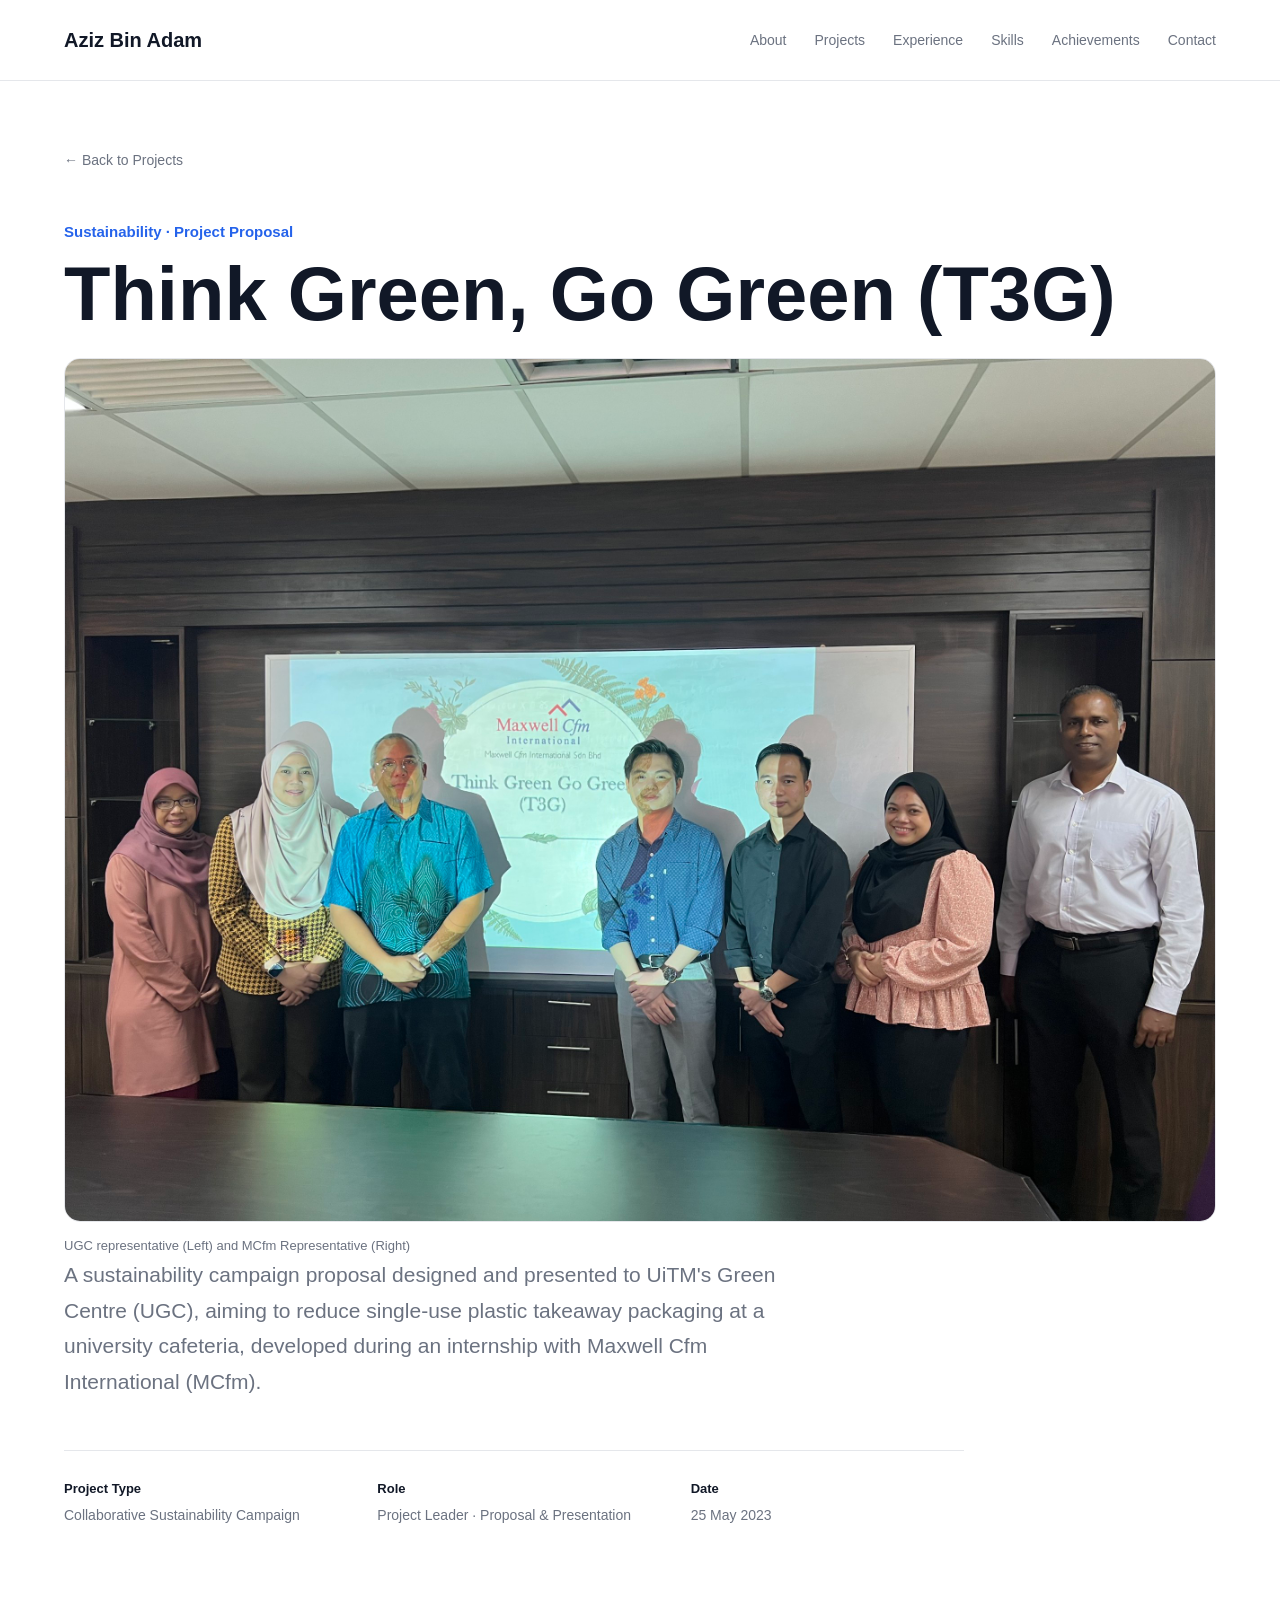
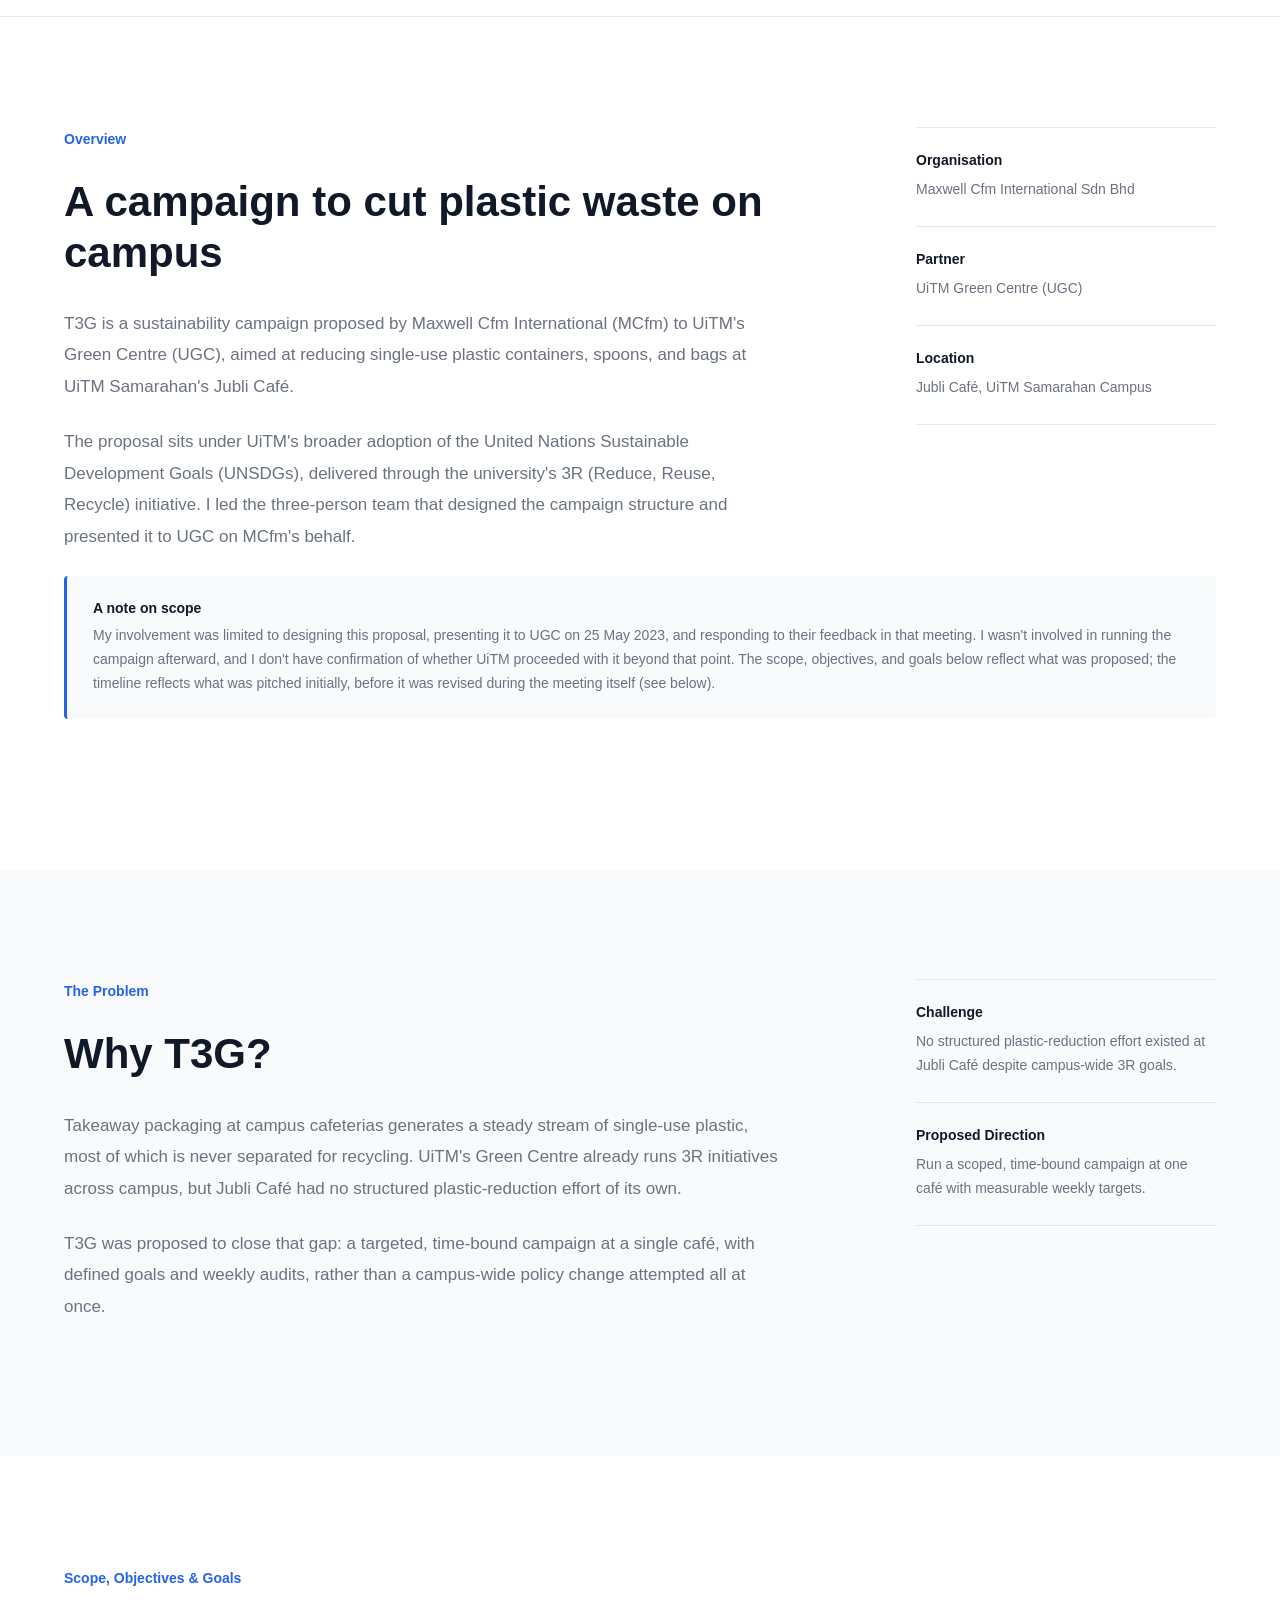
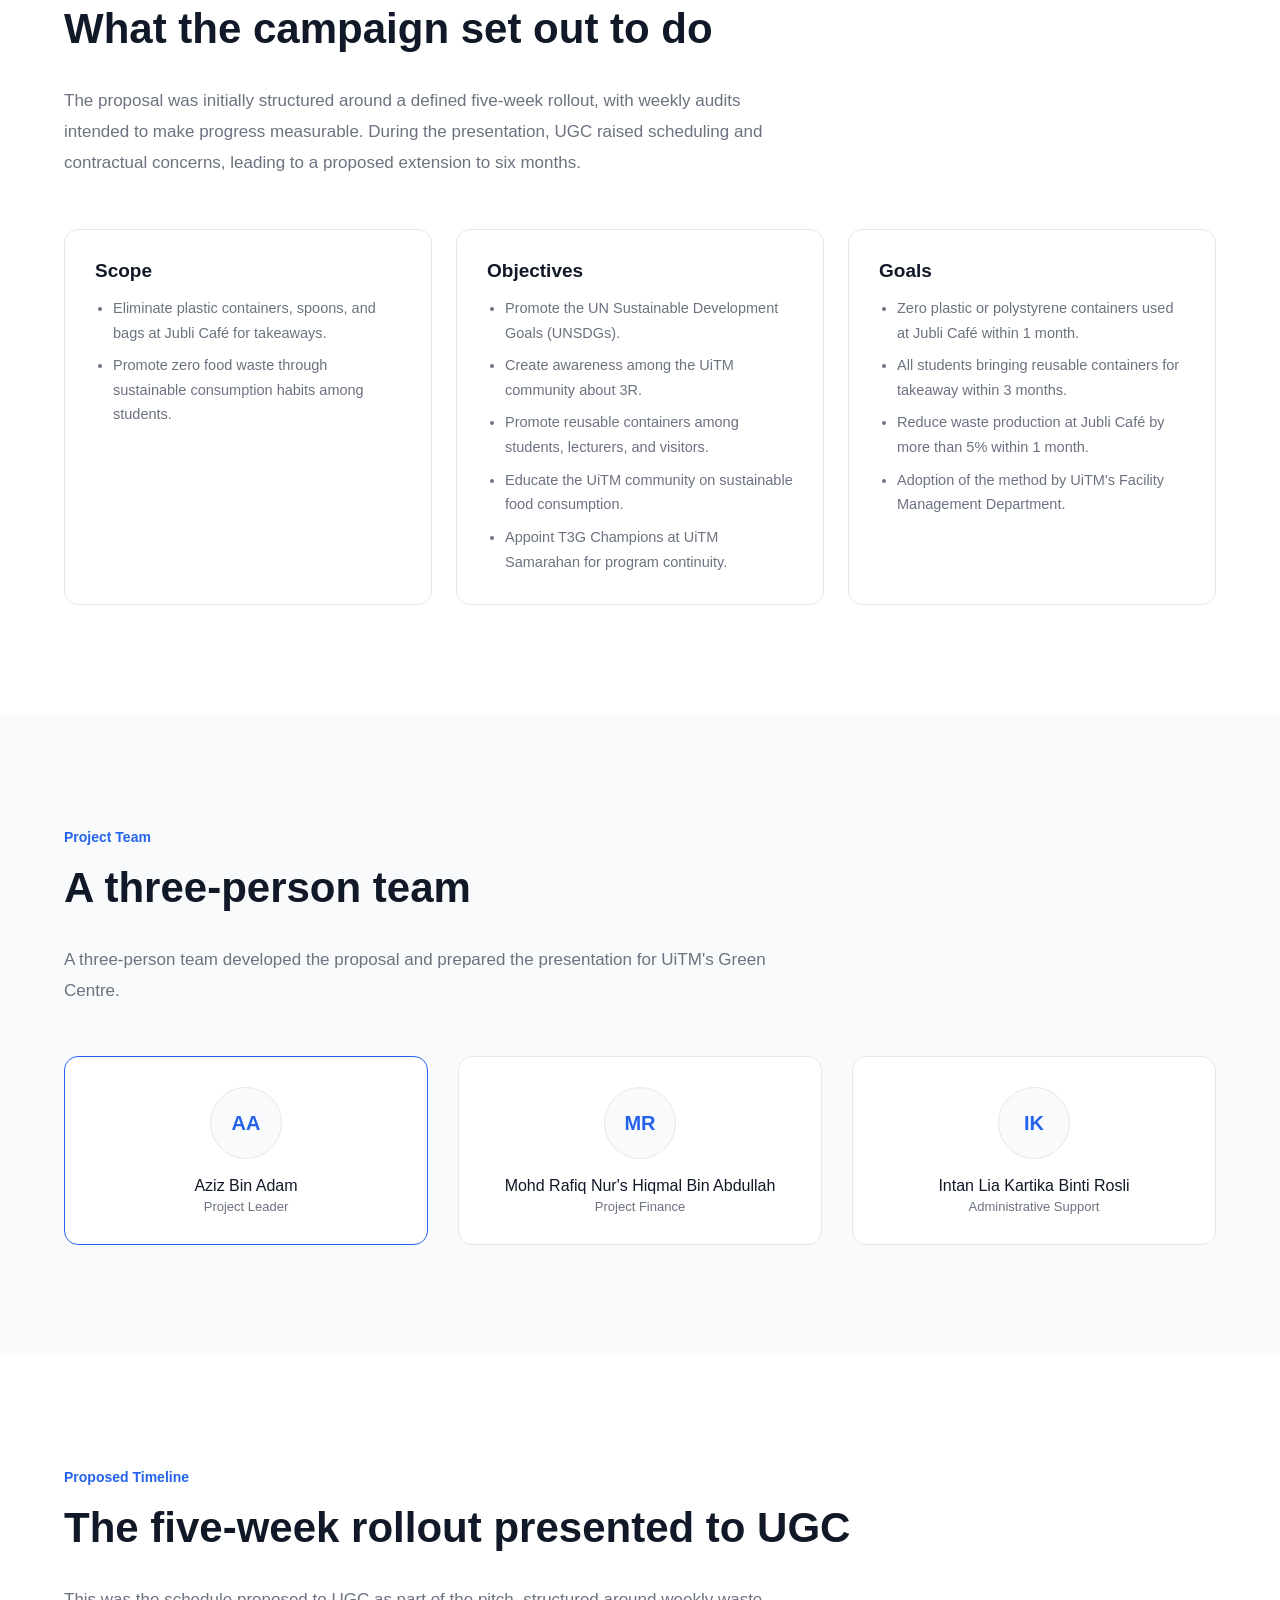
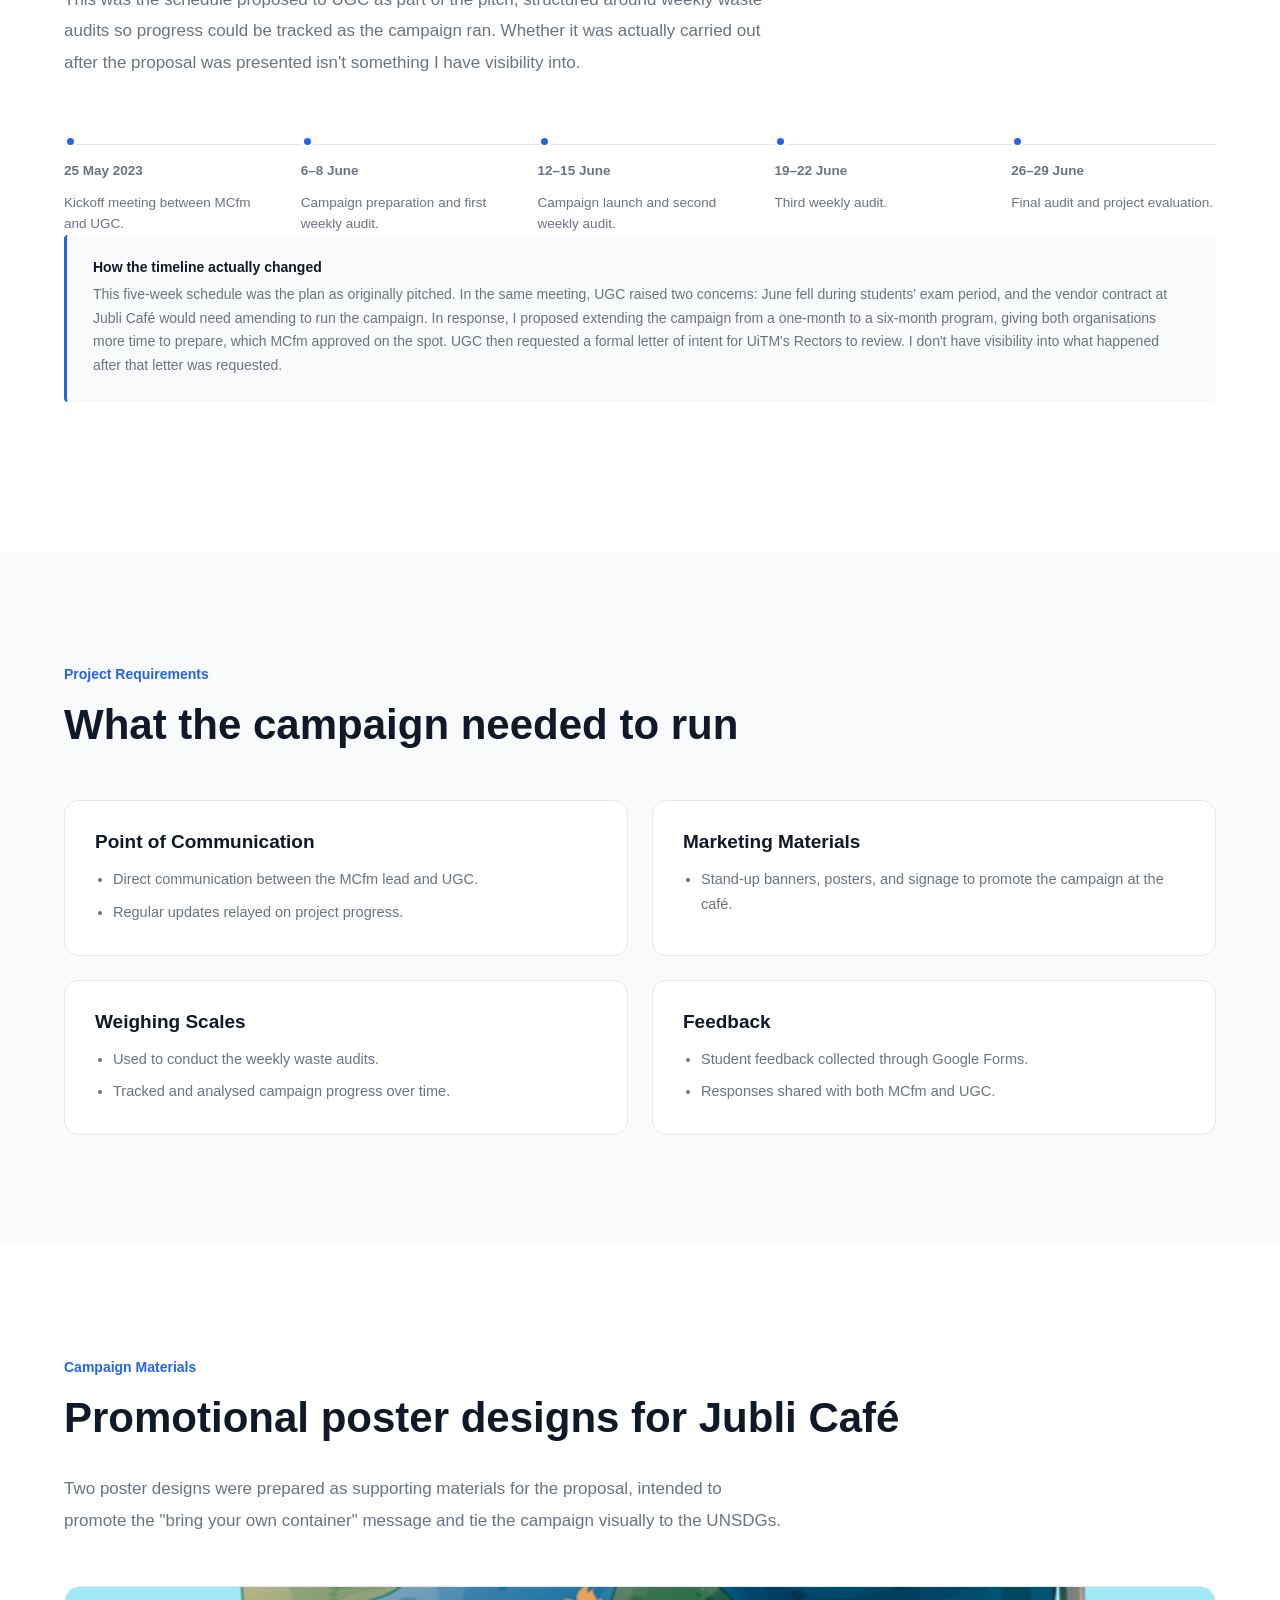
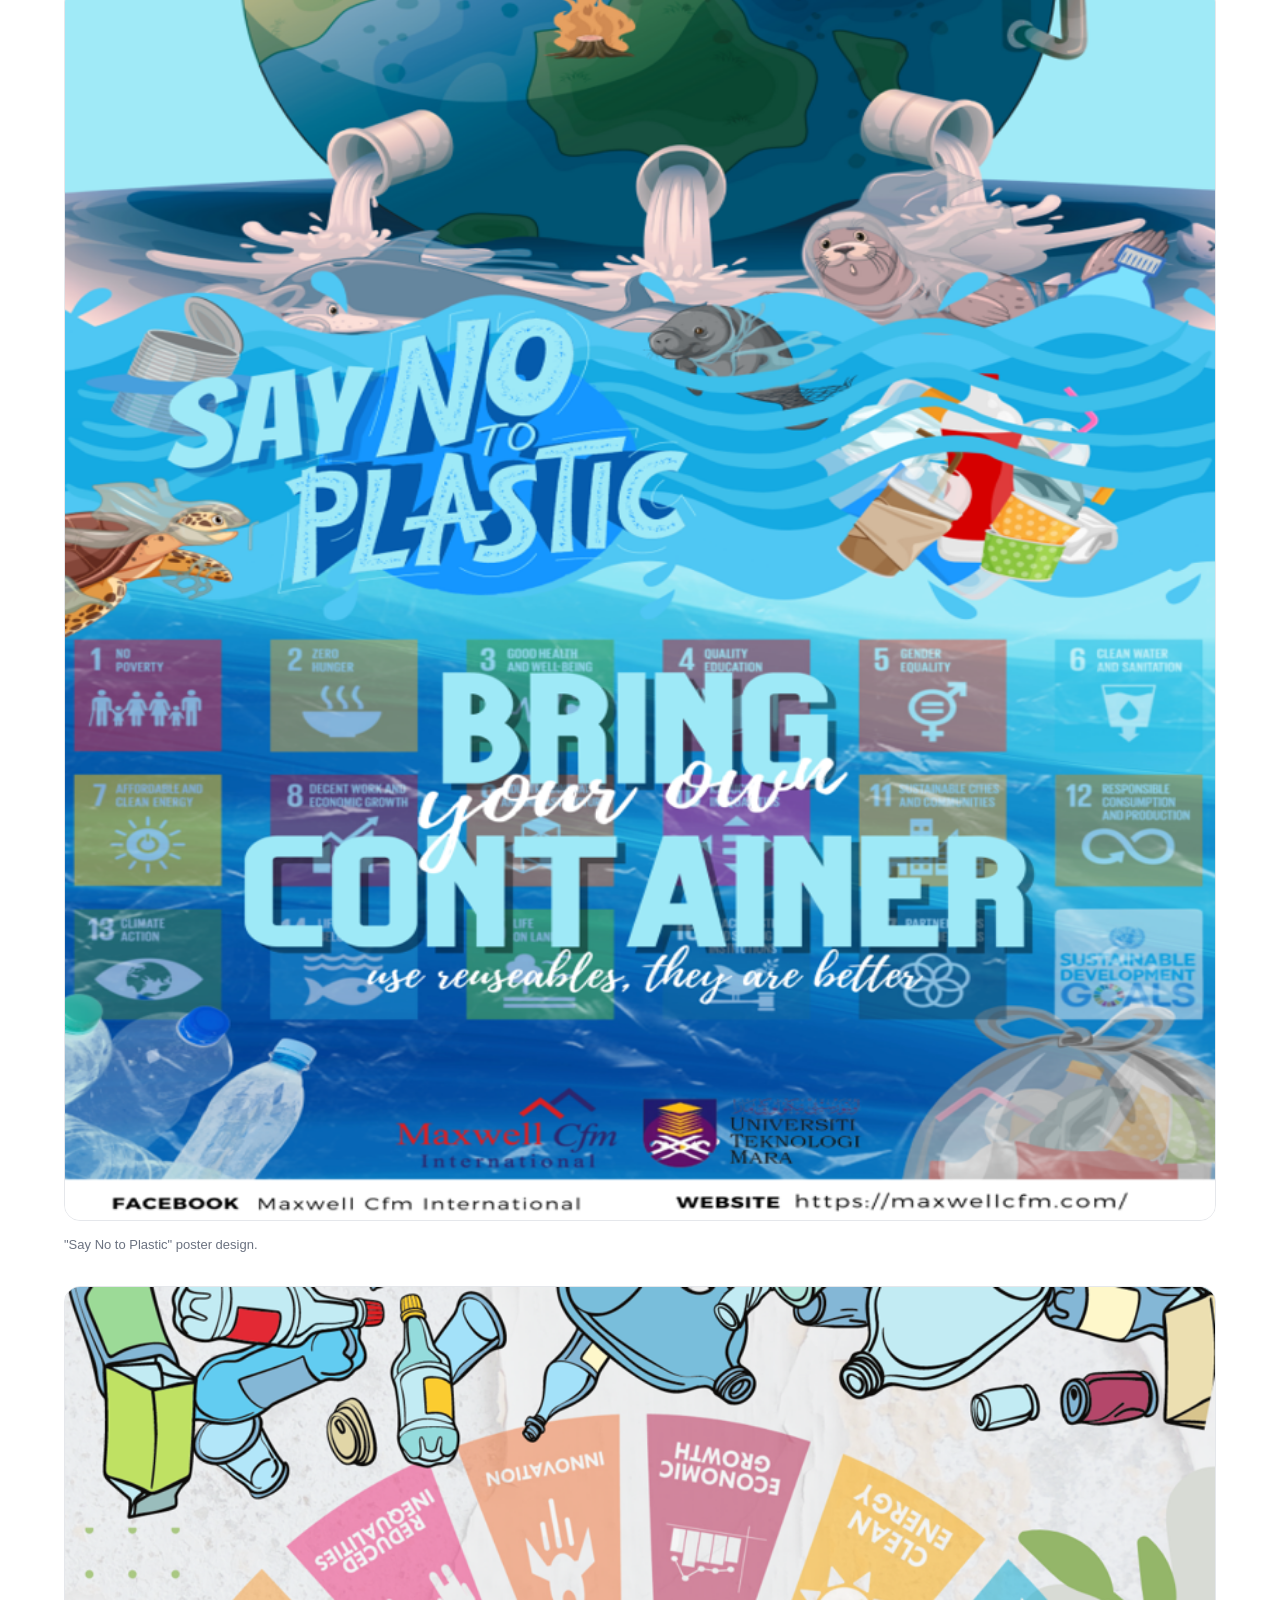
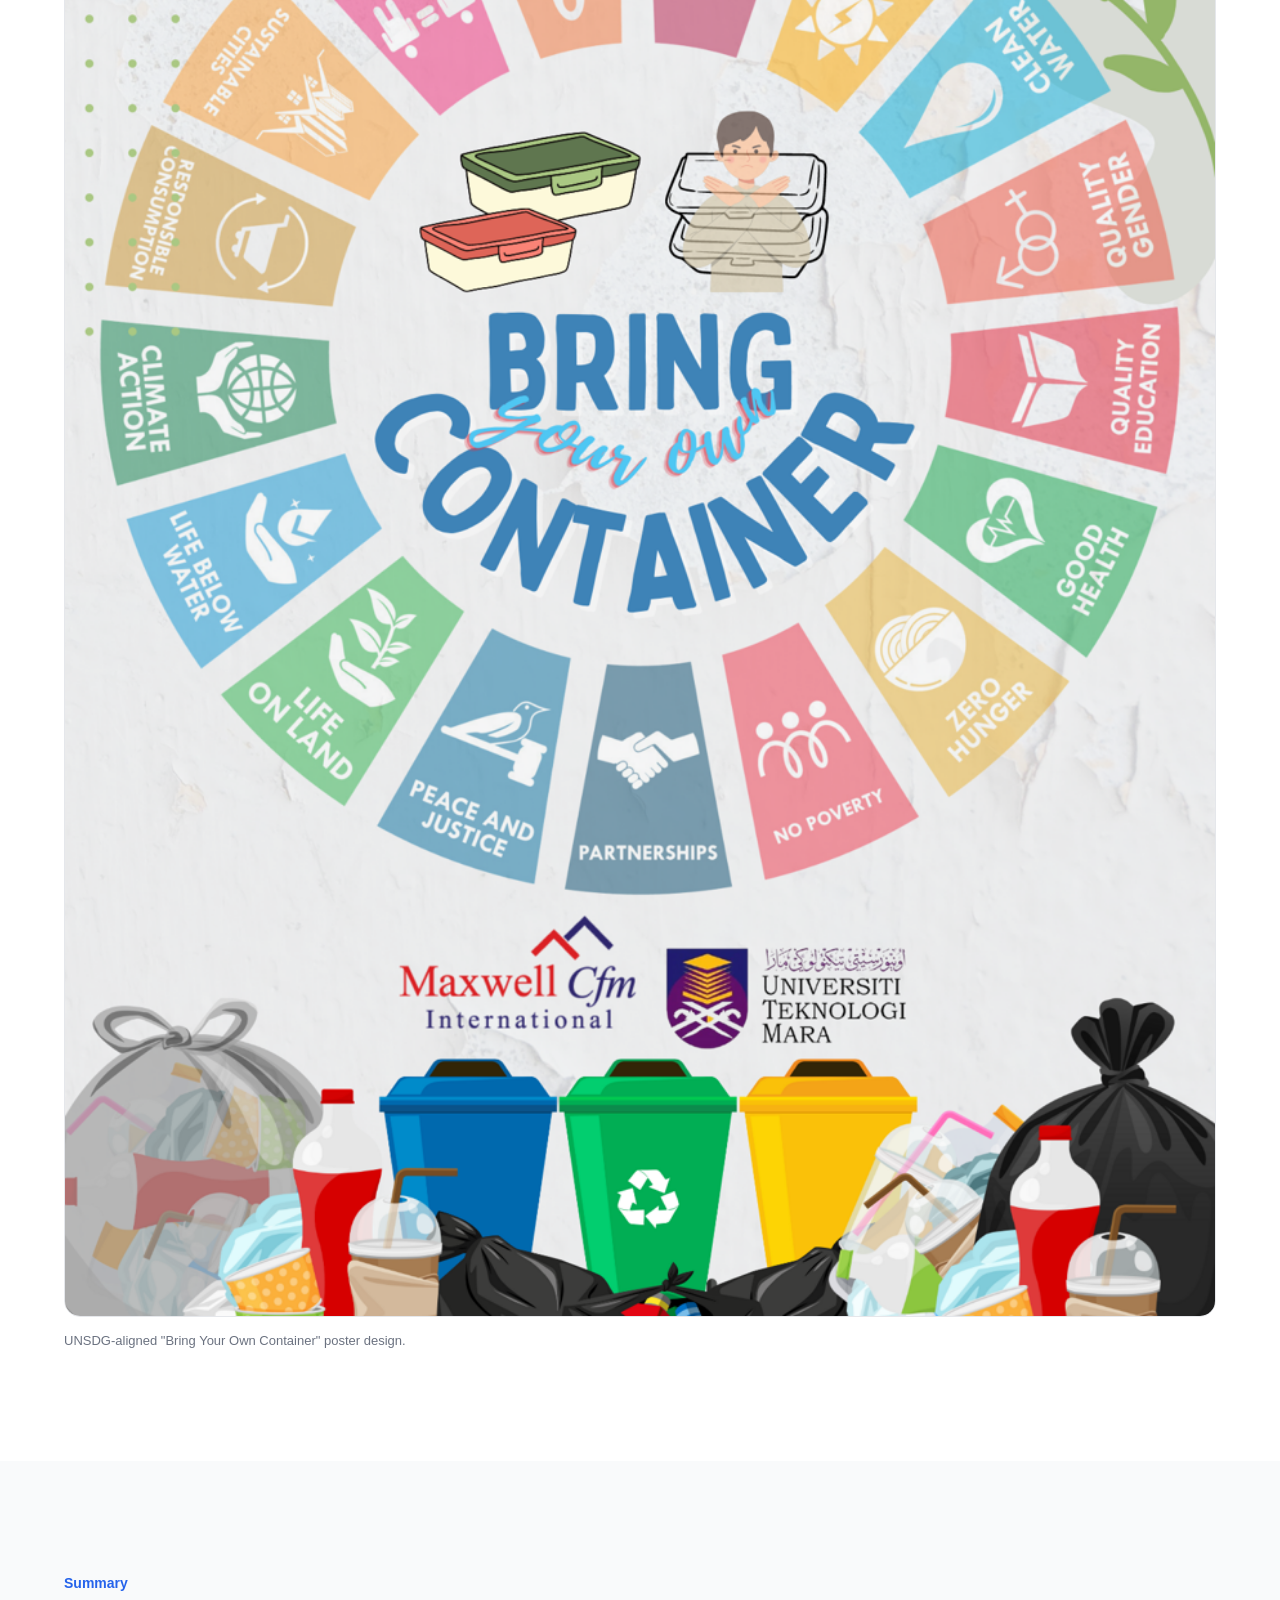
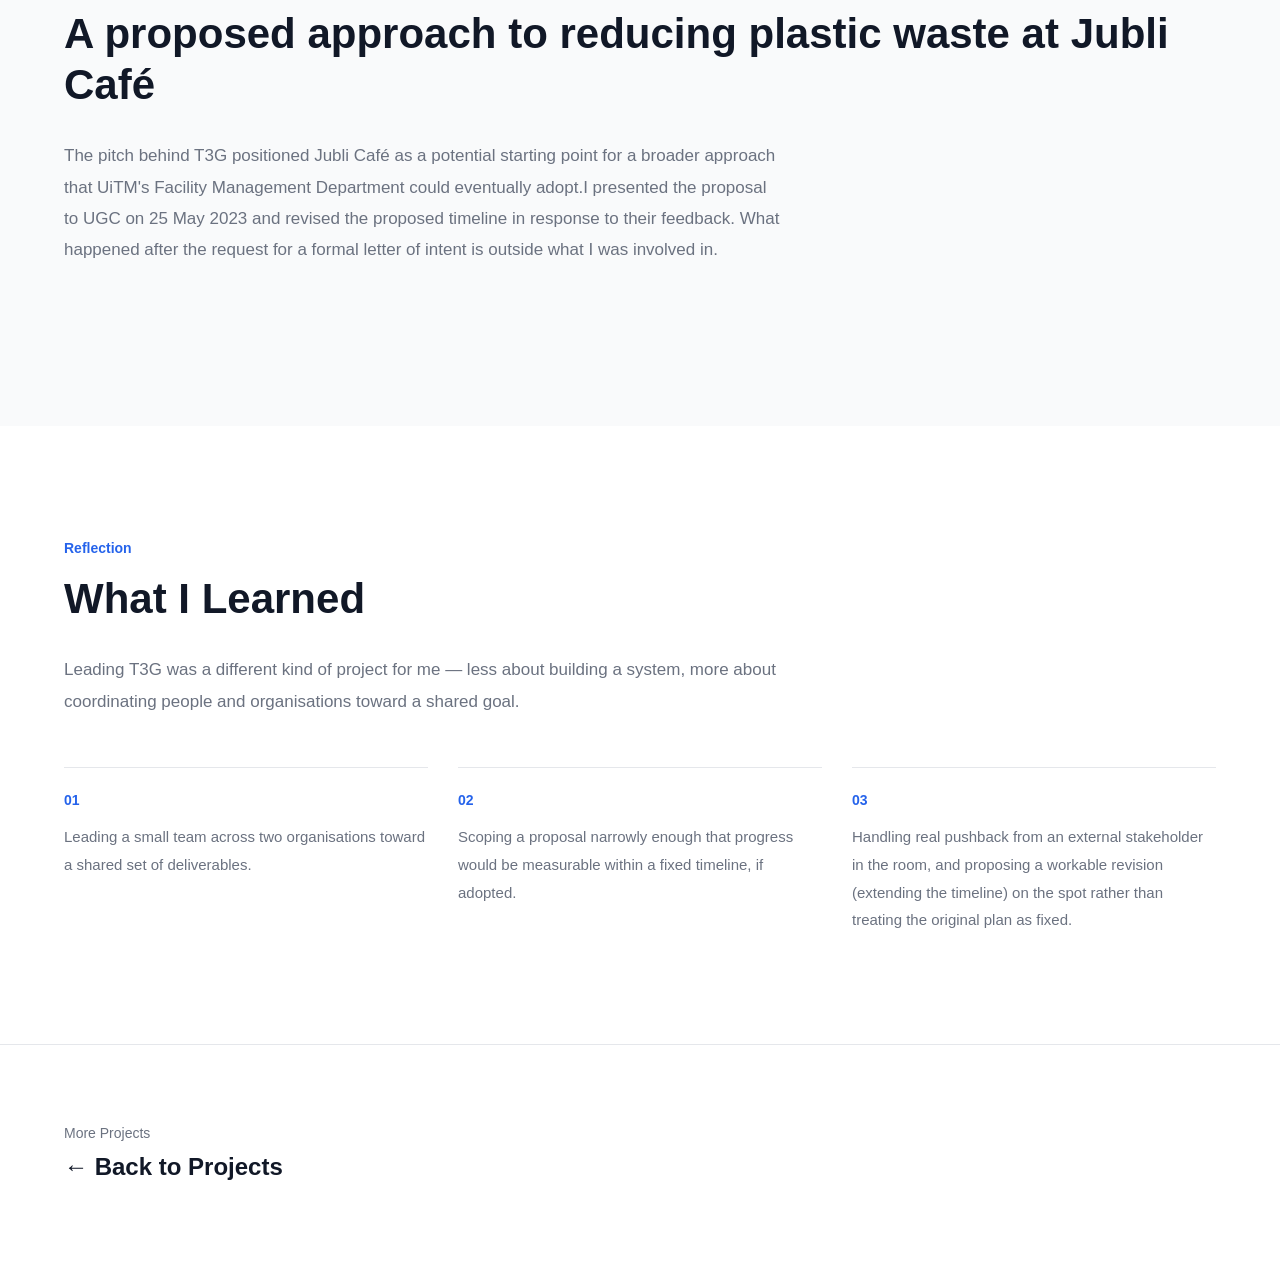
<file: projects/t3g.html>
<!DOCTYPE html>
<html lang="en">

<head>

    <meta charset="UTF-8">

    <meta
        name="viewport"
        content="width=device-width, initial-scale=1.0"
    >

    <title>Think Green, Go Green (T3G) | Aziz Bin Adam</title>

    <meta
        name="description"
        content="Think Green, Go Green (T3G) — a campus sustainability project proposal developed during an internship with Maxwell Cfm International and presented to UiTM's Green Centre."
    >

    <link
        rel="stylesheet"
        href="../css/style.css"
    >

</head>


<body>

    <!-- Navigation -->

    <nav>

        <div class="container nav-container">

            <a href="../index.html" class="logo">
            
                Aziz Bin Adam
            </a>


            <button
                class="menu-toggle"
                aria-label="Open navigation menu"
            >
                ☰
            </button>


            <ul class="nav-links">

                <li>
                    <a href="../index.html#about">
                        About
                    </a>
                </li>

                <li>
                    <a href="../index.html#projects">
                        Projects
                    </a>
                </li>

                <li>
                    <a href="../index.html#experience">
                        Experience
                    </a>
                </li>

                <li>
                    <a href="../index.html#skills">
                        Skills
                    </a>
                </li>

                <li>
                    <a href="../index.html#achievements">
                        Achievements
                    </a>
                </li>

                <li>
                    <a href="../index.html#contact">
                        Contact
                    </a>
                </li>

            </ul>

        </div>

    </nav>


    <!-- Project Hero -->

    <main>

        <section class="project-hero">

            <div class="container">

                
                <a href="../index.html#projects" class="back-link">
                    ← Back to Projects
                </a>


                <p class="intro">
                    Sustainability · Project Proposal
                </p>


                <h1>
                    Think Green, Go Green (T3G)
                </h1>

                <figure class="project-media-item">

                    <img
                        src="../images/t3g/t3g-group-photo.jpg"
                        alt="T3G campaign poster reading Say No To Plastic, Bring Your Own Container"
                    >

                    <figcaption>
                         UGC representative (Left) and  MCfm Representative (Right)
                    </figcaption>

                </figure>

                <p class="project-lead">

                    A sustainability campaign proposal designed and presented
                    to UiTM's Green Centre (UGC), aiming to reduce single-use plastic
                    takeaway packaging at a university cafeteria, developed
                    during an internship with Maxwell Cfm International (MCfm).

                </p>

                <div class="project-meta">

                    <div>

                        <span class="meta-label">
                            Project Type
                        </span>

                        <span class="meta-value">
                            Collaborative Sustainability Campaign
                        </span>

                    </div>


                    <div>

                        <span class="meta-label">
                            Role
                        </span>

                        <span class="meta-value">
                            Project Leader · Proposal &amp; Presentation
                        </span>

                    </div>


                    <div>

                        <span class="meta-label">
                            Date
                        </span>

                        <span class="meta-value">
                            25 May 2023
                        </span>

                    </div>

                </div>

            </div>

        </section>


        <!-- Overview -->

        <section class="project-section">
            <div class="container">

                <div class="project-layout">

                    <div class="project-main">

                        <p class="section-eyebrow">Overview</p>

                        <h2>A campaign to cut plastic waste on campus</h2>

                        <p>
                            T3G is a sustainability campaign proposed by
                            Maxwell Cfm International (MCfm) to UiTM's Green
                            Centre (UGC), aimed at reducing single-use
                            plastic containers, spoons, and bags at UiTM
                            Samarahan's Jubli Café.
                        </p>

                        <p>
                            The proposal sits under UiTM's broader adoption of the
                            United Nations Sustainable Development Goals (UNSDGs),
                            delivered through the university's 3R (Reduce, Reuse,
                            Recycle) initiative. I led the three-person team that
                            designed the campaign structure and presented it to UGC
                            on MCfm's behalf.
                        </p>

                    </div>

                    <aside class="project-sidebar">

                        <div class="info-block">
                            <h3>Organisation</h3>
                            <p>Maxwell Cfm International Sdn Bhd</p>
                        </div>

                        <div class="info-block">
                            <h3>Partner</h3>
                            <p>UiTM Green Centre (UGC)</p>
                        </div>

                        <div class="info-block">
                            <h3>Location</h3>
                            <p>Jubli Café, UiTM Samarahan Campus</p>
                        </div>

                    </aside>

                </div>
                <div class="limitations-note">
                    <h4>A note on scope</h4>
                    <p>
                        My involvement was limited to designing this proposal,
                        presenting it to UGC on 25 May 2023, and responding to their
                        feedback in that meeting. I wasn't involved in running the
                        campaign afterward, and I don't have confirmation of whether
                        UiTM proceeded with it beyond that point. The scope,
                        objectives, and goals below reflect what was proposed; the
                        timeline reflects what was pitched initially, before it was
                        revised during the meeting itself (see below).
                    </p>
                </div>
            </div>
        </section>


        <!-- Why T3G -->

        <section class="project-section project-section-alt">
            <div class="container">

                <div class="project-layout">

                    <div class="project-main">

                        <p class="section-eyebrow">The Problem</p>

                        <h2>Why T3G?</h2>

                        <p>
                            Takeaway packaging at campus cafeterias generates
                            a steady stream of single-use plastic, most of
                            which is never separated for recycling. UiTM's
                            Green Centre already runs 3R initiatives across
                            campus, but Jubli Café had no structured
                            plastic-reduction effort of its own.
                        </p>

                        <p>
                            T3G was proposed to close that gap: a targeted,
                            time-bound campaign at a single café, with
                            defined goals and weekly audits, rather than a
                            campus-wide policy change attempted all at once.
                        </p>

                    </div>

                    <aside class="project-sidebar">

                        <div class="info-block">
                            <h3>Challenge</h3>
                            <p>
                                No structured plastic-reduction effort
                                existed at Jubli Café despite campus-wide
                                3R goals.
                            </p>
                        </div>

                        <div class="info-block">
                            <h3>Proposed Direction</h3>
                            <p>
                                Run a scoped, time-bound campaign at one
                                café with measurable weekly targets.
                            </p>
                        </div>

                    </aside>

                </div>

            </div>
        </section>


        <!-- Scope, Objectives & Goals -->

        <section class="project-section">
            <div class="container">

                <p class="section-eyebrow">
                    Scope, Objectives &amp; Goals
                </p>

                <h2>
                    What the campaign set out to do
                </h2>

                <p class="section-description">

                    The proposal was initially structured around a defined five-week rollout,
                    with weekly audits intended to make progress measurable. During the presentation,
                    UGC raised scheduling and contractual concerns, leading to a proposed extension to six months.

                </p>

                <div class="technology-grid">

                    <div class="technology-card">
                        <h3>Scope</h3>
                        <ul>
                            <li>
                                Eliminate plastic containers, spoons, and
                                bags at Jubli Café for takeaways.
                            </li>
                            <li>
                                Promote zero food waste through sustainable
                                consumption habits among students.
                            </li>
                        </ul>
                    </div>

                    <div class="technology-card">
                        <h3>Objectives</h3>
                        <ul>
                            <li>Promote the UN Sustainable Development Goals (UNSDGs).</li>
                            <li>Create awareness among the UiTM community about 3R.</li>
                            <li>Promote reusable containers among students, lecturers, and visitors.</li>
                            <li>Educate the UiTM community on sustainable food consumption.</li>
                            <li>Appoint T3G Champions at UiTM Samarahan for program continuity.</li>
                        </ul>
                    </div>

                    <div class="technology-card">
                        <h3>Goals</h3>
                        <ul>
                            <li>Zero plastic or polystyrene containers used at Jubli Café within 1 month.</li>
                            <li>All students bringing reusable containers for takeaway within 3 months.</li>
                            <li>Reduce waste production at Jubli Café by more than 5% within 1 month.</li>
                            <li>Adoption of the method by UiTM's Facility Management Department.</li>
                        </ul>
                    </div>

                </div>

            </div>
        </section>


        <!-- Project Team -->

        <section class="project-section project-section-alt">
            <div class="container">

                <p class="section-eyebrow">
                    Project Team
                </p>

                <h2>
                    A three-person team
                </h2>

                <p class="section-description">

                    A three-person team developed the proposal and prepared the
                    presentation for UiTM's Green Centre.

                </p>

                <div class="team-grid">

                    <div class="team-card is-you">
                        <div class="team-avatar">AA</div>
                        <div class="team-name">Aziz Bin Adam</div>
                        <div class="team-role">Project Leader</div>
                    </div>

                    <div class="team-card">
                        <div class="team-avatar">MR</div>
                        <div class="team-name">Mohd Rafiq Nur's Hiqmal Bin Abdullah</div>
                        <div class="team-role">Project Finance</div>
                    </div>

                    <div class="team-card">
                        <div class="team-avatar">IK</div>
                        <div class="team-name">Intan Lia Kartika Binti Rosli</div>
                        <div class="team-role">Administrative Support</div>
                    </div>

                </div>

            </div>
        </section>


        <!-- Project Timeline -->

        <section class="project-section">
            <div class="container">

                <p class="section-eyebrow">
                    Proposed Timeline
                </p>

                <h2>
                    The five-week rollout presented to UGC
                </h2>

                <p class="section-description">

                    This was the schedule proposed to UGC as part of the pitch,
                    structured around weekly waste audits so progress could be
                    tracked as the campaign ran. Whether it was actually carried
                    out after the proposal was presented isn't something I have
                    visibility into.

                </p>

                <div class="timeline">

                    <div class="timeline-track">

                        <div class="timeline-milestone">
                            <span class="timeline-dot"></span>
                            <p class="timeline-date">25 May 2023</p>
                            <p>Kickoff meeting between MCfm and UGC.</p>
                        </div>

                        <div class="timeline-milestone">
                            <span class="timeline-dot"></span>
                            <p class="timeline-date">6–8 June</p>
                            <p>Campaign preparation and first weekly audit.</p>
                        </div>

                        <div class="timeline-milestone">
                            <span class="timeline-dot"></span>
                            <p class="timeline-date">12–15 June</p>
                            <p>Campaign launch and second weekly audit.</p>
                        </div>

                        <div class="timeline-milestone">
                            <span class="timeline-dot"></span>
                            <p class="timeline-date">19–22 June</p>
                            <p>Third weekly audit.</p>
                        </div>

                        <div class="timeline-milestone">
                            <span class="timeline-dot"></span>
                            <p class="timeline-date">26–29 June</p>
                            <p>Final audit and project evaluation.</p>
                        </div>

                    </div>

                </div>

                <div class="limitations-note">
                    <h4>How the timeline actually changed</h4>
                    <p>
                        This five-week schedule was the plan as originally pitched.
                        In the same meeting, UGC raised two concerns: June fell
                        during students' exam period, and the vendor contract at
                        Jubli Café would need amending to run the campaign. In
                        response, I proposed extending the campaign from a one-month
                        to a six-month program, giving both organisations more time
                        to prepare, which MCfm approved on the spot. UGC then
                        requested a formal letter of intent for UiTM's Rectors to
                        review. I don't have visibility into what happened after
                        that letter was requested.
                    </p>
                </div>

            </div>
              
        </section>


        <!-- Project Requirements -->

        <section class="project-section project-section-alt">
            <div class="container">

                <p class="section-eyebrow">
                    Project Requirements
                </p>

                <h2>
                    What the campaign needed to run
                </h2>

                <div class="requirements-grid">

                    <div class="technology-card">
                        <h3>Point of Communication</h3>
                        <ul>
                            <li>Direct communication between the MCfm lead and UGC.</li>
                            <li>Regular updates relayed on project progress.</li>
                        </ul>
                    </div>

                    <div class="technology-card">
                        <h3>Marketing Materials</h3>
                        <ul>
                            <li>Stand-up banners, posters, and signage to promote the campaign at the café.</li>
                        </ul>
                    </div>

                    <div class="technology-card">
                        <h3>Weighing Scales</h3>
                        <ul>
                            <li>Used to conduct the weekly waste audits.</li>
                            <li>Tracked and analysed campaign progress over time.</li>
                        </ul>
                    </div>

                    <div class="technology-card">
                        <h3>Feedback</h3>
                        <ul>
                            <li>Student feedback collected through Google Forms.</li>
                            <li>Responses shared with both MCfm and UGC.</li>
                        </ul>
                    </div>

                </div>

            </div>
        </section>


        <!-- Campaign Materials -->

        <section class="project-section">
            <div class="container">

                <p class="section-eyebrow">
                    Campaign Materials
                </p>

                <h2>
                    Promotional poster designs for Jubli Café
                </h2>

                <p class="section-description">

                    Two poster designs were prepared as supporting materials
                    for the proposal, intended to promote the "bring your own
                    container" message and tie the campaign visually to the
                    UNSDGs.

                </p>

                <div class="project-media-grid">

                    <figure class="project-media-item">

                        <img
                            src="../images/t3g/poster-say-no-to-plastic.png"
                            alt="T3G campaign poster reading Say No To Plastic, Bring Your Own Container"
                        >

                        <figcaption>
                            "Say No to Plastic" poster design.
                        </figcaption>

                    </figure>

                    <figure class="project-media-item">

                        <img
                            src="../images/t3g/poster-bring-your-own-container.png"
                            alt="T3G campaign poster illustrating the UNSDGs alongside a bring-your-own-container message"
                        >

                        <figcaption>
                            UNSDG-aligned "Bring Your Own Container" poster design.
                        </figcaption>

                    </figure>

                </div>

            </div>
        </section>


        <!-- Summary -->

        <section class="project-section project-section-alt">
            <div class="container">

                <p class="section-eyebrow">
                    Summary
                </p>

                <h2>
                    A proposed approach to reducing plastic waste at Jubli Café
                </h2>

                <p class="section-description">

                    The pitch behind T3G positioned Jubli Café as a potential starting point for a
                    broader approach that UiTM's Facility Management Department could eventually
                    adopt.I presented the proposal to UGC on 25 May 2023 and revised the proposed
                    timeline in response to their feedback. What happened after the request for a formal
                    letter of intent is outside what I was involved in.

                </p>

            </div>
        </section>


        <!-- Reflection -->

        <section class="project-section">
            <div class="container">

                <p class="section-eyebrow">
                    Reflection
                </p>

                <h2>
                    What I Learned
                </h2>

                <p class="section-description">

                    Leading T3G was a different kind of project for me —
                    less about building a system, more about coordinating
                    people and organisations toward a shared goal.

                </p>

                <div class="learning-list">

                    <div>
                        <strong>01</strong>
                        <p>
                            Leading a small team across two organisations
                            toward a shared set of deliverables.
                        </p>
                    </div>

                    <div>
                        <strong>02</strong>
                        <p>
                            Scoping a proposal narrowly enough that progress
                            would be measurable within a fixed timeline, if
                            adopted.
                        </p>
                    </div>

                    <div>
                        <strong>03</strong>
                        <p>
                            Handling real pushback from an external stakeholder in the
                            room, and proposing a workable revision (extending the
                            timeline) on the spot rather than treating the original
                            plan as fixed.
                        </p>
                    </div>

                </div>

            </div>
        </section>


        <!-- Navigation -->

        <section class="project-next">

            <div class="container">

                <p>
                    More Projects
                </p>

                <a href="../index.html#projects">
                    ← Back to Projects
                </a>

            </div>

        </section>

    </main>


    <script src="../js/script.js"></script>

</body>

</html>
</file>
<file: css/style.css>
/* Reset */

*{
    margin:0;
    padding:0;
    box-sizing:border-box;
}

/* Design Variables */

:root{

    --primary:#2563EB;

    --text:#111827;

    --secondary:#6B7280;

    --background:#FFFFFF;

    --surface:#F9FAFB;

    --border:#E5E7EB;

    --max-width:1200px;

}

/* Base */

body{

    font-family:'Inter',sans-serif;

    color: var(--text);

    background: var(--background);

}

/* Navigation */

nav {
    border-bottom: 1px solid var(--border);
    background: var(--background);
}

.nav-container {
    display: flex;
    justify-content: space-between;
    align-items: center;

    min-height: 80px;
}

.logo {
    font-family: 'Poppins', sans-serif;
    font-size: 20px;
    font-weight: 700;

    color: var(--text);
    text-decoration: none;
}

.nav-links {
    display: flex;
    align-items: center;
    gap: 28px;

    list-style: none;
}

.nav-links a {
    color: var(--secondary);
    text-decoration: none;

    font-size: 14px;
    font-weight: 500;

    transition: color 0.2s ease;
}

.nav-links a:hover {
    color: var(--primary);
}

.menu-toggle {
    display: none;

    border: none;
    background: none;

    font-size: 28px;
    color: var(--text);

    cursor: pointer;
}

/* Hero */

.hero {
    padding: 120px 0;
}

.hero-container {
    display: grid;

    grid-template-columns: 1.4fr 0.8fr;

    align-items: center;

    gap: 80px;
}

.hero-content {
    max-width: 700px;
}

.intro {
    color: var(--primary);

    font-size: 15px;
    font-weight: 600;

    margin-bottom: 12px;
}

.hero h1 {
    font-family: 'Poppins', sans-serif;

    font-size: clamp(48px, 6vw, 72px);
    line-height: 1.05;

    margin-bottom: 20px;
}

.hero h2 {
    color: var(--secondary);

    font-size: 24px;
    font-weight: 500;

    line-height: 1.5;

    margin-bottom: 28px;
}

.description {
    max-width: 650px;

    color: var(--secondary);

    line-height: 1.8;

    font-size: 17px;

    margin-bottom: 40px;
}

.hero-image {
    display: flex;
    justify-content: center;
}

.profile-image {
    width: 320px;
    height: 400px;

    object-fit: cover;

    border-radius: 20px;

    display: block;
}

/* Buttons */

.buttons{

    display:flex;

    gap:20px;

}

.primary{

    background: var(--primary);

    color:var(--background);

    padding:14px 28px;

    border-radius:10px;

    text-decoration:none;

}

.secondary{

    border:1px solid var(--border);

    color:var(--text);

    padding:14px 28px;

    border-radius:10px;

    text-decoration:none;

}

/* Layout */

.container{

    width:min(90%,var(--max-width));

    margin:auto;

}

section{

    padding:100px 0;

}

/* Section Titles */

.section-title{

    font-family:'Poppins',sans-serif;

    font-size:38px;

    margin-bottom:20px;

}

.section-description{

    color:var(--secondary);

    max-width:700px;

    line-height:1.8;

    margin-bottom:50px;

}

/*
  About
*/

.section-heading {
    margin-bottom: 45px;
}

.about-grid {
    display: grid;

    grid-template-columns: 1.3fr 0.7fr;

    gap: 100px;

    align-items: start;
}

.about-text {
    max-width: 700px;
}

.about-text p {
    color: var(--secondary);

    font-size: 17px;

    line-height: 1.8;

    margin-bottom: 24px;
}

.about-details {
    border-top: 1px solid var(--border);
}

.detail-item {
    padding: 22px 0;

    border-bottom: 1px solid var(--border);
}

.detail-label {
    display: block;

    color: var(--text);

    font-size: 14px;
    font-weight: 600;

    margin-bottom: 8px;
}

.detail-value {
    display: block;

    color: var(--secondary);

    font-size: 15px;

    line-height: 1.6;
}

/*
   Technical Skills
*/

.skills-section {
    background: var(--surface);
}

.skills-grid {
    display: grid;

    grid-template-columns: repeat(2, 1fr);

    gap: 24px;

    margin-top: 50px;
}


/* Skill Card */

.skill-card {
    padding: 32px;

    background: var(--background);

    border: 1px solid var(--border);

    border-radius: 16px;

    transition:
        transform 0.2s ease,
        box-shadow 0.2s ease;
}

.skill-card:hover {
    transform: translateY(-4px);

    box-shadow:
        0 12px 30px rgba(17, 24, 39, 0.08);
}


/* Skill Card Header */

.skill-card-header {
    display: flex;

    align-items: flex-start;

    gap: 16px;

    margin-bottom: 16px;
}

.skill-number {
    flex-shrink: 0;

    color: var(--primary);

    font-family: 'Poppins', sans-serif;

    font-size: 13px;

    font-weight: 700;

    padding-top: 4px;
}

.skill-card h3 {
    font-family: 'Poppins', sans-serif;

    font-size: 20px;

    line-height: 1.35;
}


/* Skill Description */

.skill-card > p {
    color: var(--secondary);

    font-size: 14.5px;

    line-height: 1.75;

    margin-bottom: 24px;
}


/* Skill Tags */

.skill-tags {
    display: flex;

    flex-wrap: wrap;

    gap: 8px;
}

.skill-tags span {
    padding: 7px 10px;

    border: 1px solid var(--border);

    border-radius: 6px;

    color: var(--secondary);

    background: var(--background);

    font-size: 12px;

    line-height: 1.3;
}

/*
   Achievements
*/

/* Achievement Groups */

.achievement-group {
    margin-top: 60px;
}

.achievement-group:first-of-type {
    margin-top: 50px;
}

.achievement-group-heading {
    margin-bottom: 30px;
}

.achievement-group-label {
    color: var(--primary) !important;

    font-size: 13px !important;

    font-weight: 700;

    text-transform: uppercase;

    letter-spacing: 0.04em;

    margin-bottom: 8px !important;
}

.achievement-group-heading h3 {
    font-family: 'Poppins', sans-serif;

    font-size: 24px;

    line-height: 1.3;

    color: var(--text);
}


/* Awards Grid */

.achievement-grid {
    display: grid;

    grid-template-columns: repeat(3, 1fr);

    gap: 24px;
}


/* Achievement Card */

.achievement-card {
    display: flex;

    flex-direction: column;

    padding: 30px;

    background: var(--background);

    border: 1px solid var(--border);

    border-radius: 14px;

    transition:
        transform 0.2s ease,
        box-shadow 0.2s ease;
}

.achievement-card:hover {
    transform: translateY(-3px);

    box-shadow:
        0 10px 25px rgba(17, 24, 39, 0.07);
}


/* Achievement Icon */

.achievement-icon {
    width: 52px;
    height: 52px;

    display: flex;

    align-items: center;
    justify-content: center;

    margin-bottom: 24px;

    background: var(--surface);

    border: 1px solid var(--border);

    border-radius: 12px;

    color: var(--primary);

    font-family: 'Poppins', sans-serif;

    font-size: 15px;

    font-weight: 700;
}


/* Achievement Content */

.achievement-content {
    display: flex;

    flex-direction: column;

    height: 100%;
}

.achievement-type {
    color: var(--primary) !important;

    font-size: 12px !important;

    font-weight: 700;

    text-transform: uppercase;

    letter-spacing: 0.03em;

    margin-bottom: 8px !important;
}

.achievement-content h4 {
    font-family: 'Poppins', sans-serif;

    color: var(--text);

    font-size: 19px;

    line-height: 1.4;

    margin-bottom: 8px;
}

.achievement-issuer {
    color: var(--secondary) !important;

    font-size: 13px !important;

    line-height: 1.6 !important;

    margin-bottom: 18px !important;
}

.achievement-description {
    color: var(--secondary) !important;

    font-size: 14px !important;

    line-height: 1.7 !important;

    margin-bottom: 24px !important;
}


/* Achievement Metadata */

.achievement-meta {
    display: flex;

    flex-wrap: wrap;

    gap: 8px;

    margin-top: auto;

    padding-top: 18px;

    border-top: 1px solid var(--border);
}

.achievement-meta span {
    color: var(--secondary);

    font-size: 12px;

    line-height: 1.4;
}

.achievement-meta span + span {
    padding-left: 9px;

    border-left: 1px solid var(--border);
}


/* Certifications */

.certifications-group {
    margin-top: 90px;
}

.certification-grid {
    display: grid;

    grid-template-columns: repeat(2, 1fr);

    gap: 18px;
}

.certification-card {
    padding: 26px 28px;

    background: var(--surface);

    border: 1px solid var(--border);

    border-radius: 12px;

    transition:
        border-color 0.2s ease,
        transform 0.2s ease;
}

.certification-card:hover {
    border-color: var(--primary);

    transform: translateY(-2px);
}


/* Certification Header */

.certification-top {
    display: flex;

    justify-content: space-between;

    align-items: center;

    gap: 20px;

    margin-bottom: 16px;
}

.certification-category {
    color: var(--primary);

    font-size: 11px;

    font-weight: 700;

    text-transform: uppercase;

    letter-spacing: 0.04em;
}

.certification-year {
    color: var(--secondary);

    font-size: 12px;

    white-space: nowrap;
}


/* Certification Content */

.certification-card h4 {
    font-family: 'Poppins', sans-serif;

    color: var(--text);

    font-size: 17px;

    line-height: 1.45;

    margin-bottom: 7px;
}

.certification-card > p {
    color: var(--secondary);

    font-size: 13px;

    line-height: 1.6;

    margin-bottom: 16px;
}

.certification-status {
    display: inline-block;

    color: var(--secondary);

    font-size: 11px;

    padding-top: 12px;

    border-top: 1px solid var(--border);
}


/* Wide Certification */

.certification-card-wide {
    grid-column: span 2;
}


/* Google Coursework List */

.certification-list {
    display: flex;

    flex-wrap: wrap;

    gap: 8px;

    margin-top: 18px;

    padding-top: 16px;

    border-top: 1px solid var(--border);
}

.certification-list span {
    padding: 6px 9px;

    background: var(--background);

    border: 1px solid var(--border);

    border-radius: 6px;

    color: var(--secondary);

    font-size: 11.5px;

    line-height: 1.4;
}

/*
   Projects
*/

.projects-grid {
    display: grid;

    grid-template-columns: repeat(2, 1fr);

    gap: 30px;
}

/* Project Card */

.project-card {
    border: 1px solid var(--border);

    border-radius: 16px;

    overflow: hidden;

    background: var(--background);

    transition:
        transform 0.2s ease,
        box-shadow 0.2s ease;
}

.project-card:hover {
    transform: translateY(-4px);

    box-shadow:
        0 12px 30px rgba(17, 24, 39, 0.08);
}

/* Featured Project */

.project-card.featured {
    grid-column: span 2;

    display: grid;

    grid-template-columns: 1.1fr 0.9fr;
}

/* Project Image */

.project-image {
    min-height: 260px;

    display: flex;

    align-items: center;
    justify-content: center;

    background: var(--surface);

    border-bottom: 1px solid var(--border);

    color: var(--secondary);

    font-size: 14px;
}

.project-card.featured .project-image {
    min-height: 360px;

    border-bottom: none;

    border-right: 1px solid var(--border);
}

.project-thumbnail {
    width: 100%;

    height: 100%;

    object-fit: cover;

    display: block;
}

/* Project Content */

.project-content {
    padding: 32px;
}

.project-type {
    color: var(--primary);

    font-size: 13px;

    font-weight: 600;

    margin-bottom: 10px;
}

.project-content h3 {
    font-family: 'Poppins', sans-serif;

    font-size: 26px;

    line-height: 1.3;

    margin-bottom: 15px;
}

.project-description {
    color: var(--secondary);

    font-size: 15px;

    line-height: 1.7;

    margin-bottom: 24px;
}

/* Tags */

.project-tags {
    display: flex;

    flex-wrap: wrap;

    gap: 8px;

    margin-bottom: 28px;
}

.project-tags span {
    padding: 6px 10px;

    border: 1px solid var(--border);

    border-radius: 6px;

    color: var(--secondary);

    font-size: 12px;
}

/* Project Link */

.project-link {
    display: inline-flex;

    align-items: center;

    gap: 8px;

    color: var(--text);

    text-decoration: none;

    font-size: 14px;

    font-weight: 600;
}

.project-link span {
    color: var(--primary);

    transition: transform 0.2s ease;
}

.project-link:hover span {
    transform: translateX(4px);
}

/*
   Professional Experience
*/

.experience-grid {
    display: grid;

    grid-template-columns: repeat(2, 1fr);

    gap: 30px;

    margin-top: 50px;
}


/* Experience Card */

.experience-card {
    padding: 32px;

    background: var(--background);

    border: 1px solid var(--border);

    border-radius: 16px;

    transition:
        transform 0.2s ease,
        box-shadow 0.2s ease;
}

.experience-card:hover {
    transform: translateY(-4px);

    box-shadow:
        0 12px 30px rgba(17, 24, 39, 0.08);
}


/* Experience Header */

.experience-card-header {
    display: flex;

    justify-content: space-between;

    align-items: flex-start;

    gap: 24px;

    margin-bottom: 24px;
}

.experience-date {
    color: var(--primary);

    font-size: 13px;

    font-weight: 600;

    margin-bottom: 8px;
}

.experience-card h3 {
    font-family: 'Poppins', sans-serif;

    font-size: 21px;

    line-height: 1.35;

    margin-bottom: 6px;
}

.experience-company {
    color: var(--secondary);

    font-size: 15px;

    line-height: 1.6;
}

.experience-location {
    flex-shrink: 0;

    color: var(--secondary);

    font-size: 13px;

    line-height: 1.5;

    text-align: right;
}


/* Experience Description */

.experience-card > p {
    color: var(--secondary);

    font-size: 15px;

    line-height: 1.75;

    margin-bottom: 24px;
}


/* Experience Highlight */

.experience-highlight {
    padding: 20px 22px;

    background: var(--surface);

    border-left: 3px solid var(--primary);

    border-radius: 4px;

    margin-bottom: 24px;
}

.experience-highlight strong {
    display: block;

    color: var(--text);

    font-size: 13px;

    font-weight: 700;

    margin-bottom: 6px;
}

.experience-highlight p {
    color: var(--secondary);

    font-size: 14px;

    line-height: 1.7;
}


/* Experience Tags */

.experience-tags {
    display: flex;

    flex-wrap: wrap;

    gap: 8px;

    margin-bottom: 26px;
}

.experience-tags span {
    padding: 6px 10px;

    border: 1px solid var(--border);

    border-radius: 6px;

    color: var(--secondary);

    font-size: 12px;

    line-height: 1.4;
}


/* Experience Link */

.card-link {
    display: inline-flex;

    align-items: center;

    color: var(--text);

    text-decoration: none;

    font-size: 14px;

    font-weight: 600;

    transition: color 0.2s ease;
}

.card-link:hover {
    color: var(--primary);
}

/* 
   Responsive Design
 */

@media (max-width: 768px) {

    /* Navigation */

    .nav-container {
        min-height: 70px;
    }

    .nav-links {
        gap: 16px;
    }

    .nav-links a {
        font-size: 13px;
    }


    /* Hero */

    .hero {
        padding: 80px 0;
    }

    .hero-container {
        grid-template-columns: 1fr;
        gap: 50px;
    }

    .hero-content {
        max-width: 100%;
    }

    .hero h1 {
        font-size: clamp(42px, 12vw, 56px);
    }

    .hero h2 {
        font-size: 21px;
    }

    .description {
        font-size: 16px;
    }


    /* Hero Image */

    .hero-image {
        justify-content: flex-start;
    }

    .profile-image {
    width: 260px;
    height: 320px;
    }


    /* Sections */

    section {
        padding: 60px 0;
    }

    .section-title {
        font-size: 32px;
    }

        .nav-links {
        display: none;

        position: absolute;

        top: 70px;
        left: 0;

        width: 100%;

        flex-direction: column;
        align-items: flex-start;

        gap: 0;

        background: var(--background);

        border-bottom: 1px solid var(--border);
    }

    .nav-links.active {
        display: flex;
    }

    .nav-links li {
        width: 100%;
    }

    .nav-links a {
        display: block;

        width: 100%;

        padding: 16px 5%;

        font-size: 15px;
    }

    .menu-toggle {
    display: block;
    }

    .about-grid {
    grid-template-columns: 1fr;

    gap: 40px;
    }

    .about-text p {
        font-size: 16px;
    }

    .projects-grid {
        grid-template-columns: 1fr;
    }

    .project-card.featured {
        grid-column: span 1;

        display: block;
    }

    .project-card.featured .project-image {
        min-height: 260px;

        border-right: none;

        border-bottom: 1px solid var(--border);
    }

    .project-image {
        min-height: 220px;
    }

    .project-content {
        padding: 26px;
    }

        /* Professional Experience */

    .experience-grid {
        grid-template-columns: 1fr;

        gap: 20px;

        margin-top: 40px;
    }

    .experience-card {
        padding: 26px;
    }

    .experience-card-header {
        flex-direction: column;

        gap: 8px;

        margin-bottom: 22px;
    }

    .experience-location {
        text-align: left;
    }

    .experience-card h3 {
        font-size: 19px;
    }

        /* Technical Skills */

    .skills-grid {
        grid-template-columns: 1fr;

        gap: 18px;
    }

    .skill-card {
        padding: 26px;
    }

    /* Achievements */

    .achievement-grid {
        grid-template-columns: 1fr;
    }

    .achievement-card {
        padding: 26px;
    }

    .certifications-group {
        margin-top: 65px;
    }

    .certification-grid {
        grid-template-columns: 1fr;
    }

    .certification-card-wide {
        grid-column: span 1;
    }

    .certification-top {
        align-items: flex-start;
    }

}

/*
   Project Page
*/

/* Project Hero */

.project-hero {
    padding: 70px 0 90px;
    border-bottom: 1px solid var(--border);
}

.back-link {
    display: inline-block;

    margin-bottom: 55px;

    color: var(--secondary);

    font-size: 14px;
    font-weight: 500;

    text-decoration: none;

    transition: color 0.2s ease;
}

.back-link:hover {
    color: var(--primary);
}

.project-hero .intro {
    margin-bottom: 14px;
}

.project-hero h1 {
    font-family: 'Poppins', sans-serif;

    font-size: clamp(48px, 7vw, 76px);

    line-height: 1.05;

    margin-bottom: 24px;
}

.project-lead {
    max-width: 760px;

    color: var(--secondary);

    font-size: 21px;

    line-height: 1.7;

    margin-bottom: 50px;
}


/* Project Metadata */

.project-meta {
    display: grid;

    grid-template-columns: repeat(3, 1fr);

    gap: 40px;

    max-width: 900px;

    padding-top: 30px;

    border-top: 1px solid var(--border);
}

.project-meta > div {
    display: flex;

    flex-direction: column;

    gap: 8px;
}

.meta-label {
    color: var(--text);

    font-size: 13px;

    font-weight: 700;
}

.meta-value {
    color: var(--secondary);

    font-size: 14px;

    line-height: 1.6;
}


/* Project Sections */

.project-section {
    padding: 110px 0;
}

.project-section-alt {
    background: var(--surface);
}

.project-section h2 {
    font-family: 'Poppins', sans-serif;

    color: var(--text);

    font-size: clamp(30px, 4vw, 42px);

    line-height: 1.2;

    margin-bottom: 30px;
}

.project-section p {
    color: var(--secondary);

    font-size: 17px;

    line-height: 1.85;
}

.project-section .project-main p {
    max-width: 720px;

    margin-bottom: 24px;
}


/* Section Eyebrow */

.section-eyebrow {
    color: var(--primary) !important;

    font-size: 14px !important;

    font-weight: 700;

    margin-bottom: 12px;
}


/* Project Two-Column Layout */

.project-layout {
    display: grid;

    grid-template-columns: minmax(0, 1fr) 300px;

    gap: 100px;

    align-items: start;
}


/* Sidebar */

.project-sidebar {
    border-top: 1px solid var(--border);
}

.info-block {
    padding: 24px 0;

    border-bottom: 1px solid var(--border);
}

.info-block h3 {
    color: var(--text);

    font-size: 14px;

    margin-bottom: 10px;
}

.info-block p,
.info-block li {
    color: var(--secondary);

    font-size: 14px;

    line-height: 1.7;
}

.info-block ul {
    padding-left: 18px;
}

.info-block li {
    margin-bottom: 5px;
}


/* Section Description */

.project-section > .container > .section-description {
    max-width: 720px;

    margin-bottom: 50px;
}


/* System Architecture Diagram */

.arch-diagram {
    margin-top: 50px;
}

.arch-label {
    color: var(--primary);

    font-size: 13px;

    font-weight: 700;

    text-transform: uppercase;

    letter-spacing: 0.04em;

    margin-bottom: 20px;
}

.arch-label:not(:first-child) {
    margin-top: 60px;
}

/* Layer Stack */

.arch-layers {
    border: 1px solid var(--border);

    border-radius: 16px;

    overflow: hidden;
}

.arch-layer {
    display: grid;

    grid-template-columns: 200px 1fr;

    gap: 24px;

    align-items: center;

    padding: 26px 30px;

    background: var(--background);

    border-bottom: 1px solid var(--border);
}

.arch-layer:last-child {
    border-bottom: none;
}

.arch-layer-tag {
    color: var(--primary);

    font-size: 13px;

    font-weight: 700;
}

.arch-layer h3 {
    font-family: 'Poppins', sans-serif;

    font-size: 17px;

    margin-bottom: 6px;
}

.arch-layer p {
    color: var(--secondary);

    font-size: 14px;

    line-height: 1.7;
}

.arch-connector {
    padding: 10px 30px;

    background: var(--surface);

    border-bottom: 1px solid var(--border);

    color: var(--secondary);

    font-size: 12px;

    font-weight: 600;

    text-align: center;
}

/* Workflow Modules */

.arch-workflow {
    display: grid;

    grid-template-columns: repeat(4, 1fr);

    gap: 20px;
}

.arch-module {
    padding: 26px;

    background: var(--background);

    border: 1px solid var(--border);

    border-radius: 14px;
}

.arch-module-num {
    display: inline-block;

    color: var(--primary);

    font-family: 'Poppins', sans-serif;

    font-size: 14px;

    font-weight: 700;

    margin-bottom: 14px;
}

.arch-module h3 {
    font-family: 'Poppins', sans-serif;

    font-size: 16px;

    margin-bottom: 10px;
}

.arch-module > p {
    color: var(--secondary);

    font-size: 14px;

    line-height: 1.7;

    margin-bottom: 14px;
}

.arch-branches {
    border-top: 1px solid var(--border);

    padding-top: 14px;
}

.arch-branch {
    font-size: 13px;

    line-height: 1.6;

    color: var(--secondary);

    padding-left: 12px;

    border-left: 2px solid var(--border);

    margin-bottom: 10px;
}

.arch-branch:last-child {
    margin-bottom: 0;
}

.arch-branch strong {
    display: block;

    color: var(--text);

    font-size: 12px;

    font-weight: 700;

    text-transform: uppercase;

    margin-bottom: 3px;
}

.arch-note {
    margin-top: 24px;

    color: var(--secondary);

    font-size: 14px;

    line-height: 1.7;

    text-align: center;
}


/* Technology Cards */

.technology-grid {
    display: grid;

    grid-template-columns: repeat(3, 1fr);

    gap: 24px;

    margin-top: 50px;
}

.technology-card {
    padding: 30px;

    background: var(--background);

    border: 1px solid var(--border);

    border-radius: 14px;
}

.technology-card h3 {
    font-family: 'Poppins', sans-serif;

    font-size: 19px;

    margin-bottom: 14px;
}

.technology-card p {
    font-size: 15px;
}

/* Results & Evaluation */

.results-stats {
    display: grid;

    grid-template-columns: repeat(4, 1fr);

    gap: 20px;

    margin: 50px 0;
}

.stat-card {
    padding: 26px 22px;

    background: var(--surface);

    border: 1px solid var(--border);

    border-radius: 14px;

    text-align: center;
}

.stat-value {
    font-family: 'Poppins', sans-serif;

    font-size: 28px;

    font-weight: 700;

    color: var(--primary);

    margin-bottom: 8px;
}

.stat-label {
    color: var(--secondary);

    font-size: 13px;

    line-height: 1.5;
}

/* Results Tables */

.results-tables {
    display: grid;

    grid-template-columns: 1fr 1fr;

    gap: 30px;

    margin-bottom: 50px;
}

.results-table-block h3 {
    font-family: 'Poppins', sans-serif;

    font-size: 17px;

    margin-bottom: 6px;
}

.results-table-note {
    color: var(--secondary);

    font-size: 13px;

    margin-bottom: 16px;
}

.results-table {
    width: 100%;

    border-collapse: collapse;

    border: 1px solid var(--border);

    border-radius: 10px;

    overflow: hidden;
}

.results-table th,
.results-table td {
    padding: 12px 14px;

    text-align: left;

    font-size: 13.5px;

    border-bottom: 1px solid var(--border);
}

.results-table th {
    background: var(--surface);

    color: var(--text);

    font-weight: 600;
}

.results-table td {
    color: var(--secondary);
}

.results-table tr:last-child td {
    border-bottom: none;
}

.results-table td:first-child,
.results-table th:first-child {
    color: var(--text);

    font-weight: 600;
}

/* Timeline */

.timeline {
    margin-top: 60px;
}

.timeline-track {
    display: flex;

    justify-content: space-between;

    position: relative;

    padding-top: 22px;
}

.timeline-track::before {
    content: '';

    position: absolute;

    top: 6px;
    left: 0;
    right: 0;

    height: 1px;

    background: var(--border);
}

.timeline-milestone {
    flex: 1;

    padding: 0 16px;

    position: relative;
}

.timeline-milestone:first-child {
    padding-left: 0;
}

.timeline-milestone:last-child {
    padding-right: 0;
}

.timeline-dot {
    width: 13px;
    height: 13px;

    border-radius: 50%;

    background: var(--primary);

    border: 3px solid var(--background);

    position: absolute;

    top: -25px;

    z-index: 1;
}

.timeline-date {
    font-family: 'Poppins', sans-serif;

    font-size: 14px;
    font-weight: 600;

    margin-bottom: 10px;
}

.timeline-milestone p {
    color: var(--secondary);

    font-size: 13.5px;

    line-height: 1.6;
}

/* Team Grid */

.team-grid {
    display: grid;

    grid-template-columns: repeat(3, 1fr);

    gap: 30px;

    margin-top: 50px;
}

.team-card {
    padding: 30px;

    background: var(--background);

    border: 1px solid var(--border);

    border-radius: 14px;

    text-align: center;
}

.team-card.is-you {
    border-color: var(--primary);
}

.team-avatar {
    width: 72px;
    height: 72px;

    border-radius: 50%;

    background: var(--surface);

    border: 1px solid var(--border);

    display: flex;

    align-items: center;
    justify-content: center;

    margin: 0 auto 18px;

    font-family: 'Poppins', sans-serif;

    font-size: 20px;
    font-weight: 600;

    color: var(--primary);
}

.team-name {
    font-family: 'Poppins', sans-serif;

    font-size: 16px;

    margin-bottom: 4px;
}

.team-role {
    color: var(--secondary);

    font-size: 13px;
}

/* Requirements Grid (reuses .technology-card) */

.requirements-grid {
    display: grid;

    grid-template-columns: repeat(2, 1fr);

    gap: 24px;

    margin-top: 50px;
}

/* List support inside technology-card, used by Scope / Objectives / Goals */

.technology-card ul {
    padding-left: 18px;

    margin-top: 6px;
}

.technology-card li {
    color: var(--secondary);

    font-size: 14.5px;

    line-height: 1.7;

    margin-bottom: 8px;
}

.technology-card li:last-child {
    margin-bottom: 0;
}

/* Key Findings */

.findings-list {
    display: grid;

    gap: 18px;

    margin-bottom: 40px;
}

.findings-heading {
    margin-top: 10px;
}

.finding-item {
    display: grid;

    grid-template-columns: 28px 1fr;

    gap: 14px;

    padding: 20px 0;

    border-top: 1px solid var(--border);
}

.finding-item:last-child {
    border-bottom: 1px solid var(--border);
}

.finding-item span {
    color: var(--primary);

    font-family: 'Poppins', sans-serif;

    font-weight: 700;

    font-size: 14px;
}

.finding-item p {
    color: var(--secondary);

    font-size: 15px;

    line-height: 1.7;
}

.finding-item p strong {
    color: var(--text);
}

/* Limitations Callout */

.limitations-note {
    padding: 24px 26px;

    background: var(--surface);

    border-left: 3px solid var(--primary);

    border-radius: 4px;

    margin-bottom: 40px;
}

.limitations-note h4 {
    font-size: 14px;

    margin-bottom: 8px;
}

.limitations-note p {
    color: var(--secondary);

    font-size: 14px;

    line-height: 1.7;
}

@media (max-width: 768px) {

    .results-stats {
        grid-template-columns: repeat(2, 1fr);
    }

    .results-tables {
        grid-template-columns: 1fr;
    }

}

/* Media Placeholder */

.media-placeholder {
    min-height: 300px;

    display: flex;

    align-items: center;

    justify-content: center;

    padding: 40px;

    background: var(--surface);

    border: 1px dashed var(--border);

    border-radius: 16px;

    color: var(--secondary);

    text-align: center;
}

/* Project Media */

.project-media {
    margin-top: 50px;
}

.project-media-item {
    margin: 0;
}

.project-media-item img {
    display: block;

    width: 100%;
    max-width: 100%;

    height: auto;

    border: 1px solid var(--border);

    border-radius: 16px;

    background: var(--surface);
}

.project-media-item figcaption {
    margin-top: 14px;

    color: var(--secondary);

    font-size: 13px;

    line-height: 1.6;
}

/* Project Video */

.project-video {
    display: block;

    width: 100%;
    max-width: 100%;

    height: auto;

    border: 1px solid var(--border);

    border-radius: 16px;

    background: var(--surface);
}

/* Project Media Grid */

.project-media-grid {
    display: grid;

    grid-template-columns: 1fr;

    gap: 30px;

    margin-top: 50px;
}

/* Learning List */

.learning-list {
    display: grid;

    grid-template-columns: repeat(3, 1fr);

    gap: 30px;

    margin-top: 50px;
}

.learning-list > div {
    padding-top: 24px;

    border-top: 1px solid var(--border);
}

.learning-list strong {
    display: block;

    color: var(--primary);

    font-size: 14px;

    margin-bottom: 15px;
}

.learning-list p {
    font-size: 15px;
}


/* Project Navigation */

.project-next {
    padding: 80px 0;

    border-top: 1px solid var(--border);

    background: var(--background);
}

.project-next p {
    color: var(--secondary);

    font-size: 14px;

    margin-bottom: 12px;
}

.project-next a {
    color: var(--text);

    font-family: 'Poppins', sans-serif;

    font-size: 24px;

    font-weight: 600;

    text-decoration: none;

    transition: color 0.2s ease;
}

.project-next a:hover {
    color: var(--primary);
}

/* ========================================
   Contact
======================================== */

.contact-section {
    background: var(--surface);
}

.contact-section .section-heading {
    max-width: 720px;

    margin-bottom: 50px;
}

.contact-section h2 {
    font-family: 'Poppins', sans-serif;

    font-size: clamp(32px, 4vw, 42px);

    line-height: 1.2;

    margin-bottom: 20px;
}

.contact-grid {
    display: grid;

    grid-template-columns: repeat(3, 1fr);

    gap: 20px;
}

.contact-card {
    display: flex;

    align-items: center;

    gap: 18px;

    min-height: 110px;

    padding: 24px;

    background: var(--background);

    border: 1px solid var(--border);

    border-radius: 14px;

    text-decoration: none;

    transition:
        transform 0.2s ease,
        box-shadow 0.2s ease,
        border-color 0.2s ease;
}

.contact-card:hover {
    transform: translateY(-3px);

    border-color: var(--primary);

    box-shadow:
        0 10px 25px rgba(17, 24, 39, 0.07);
}

.contact-card-icon {
    width: 46px;
    height: 46px;

    flex-shrink: 0;

    display: flex;

    align-items: center;
    justify-content: center;

    border: 1px solid var(--border);

    border-radius: 10px;

    background: var(--surface);

    color: var(--primary);

    font-family: 'Poppins', sans-serif;

    font-size: 16px;

    font-weight: 700;
}

.contact-card-content {
    display: flex;

    flex-direction: column;

    gap: 5px;

    min-width: 0;

    flex: 1;
}

.contact-card-label {
    color: var(--text);

    font-size: 14px;

    font-weight: 700;
}

.contact-card-value {
    color: var(--secondary);

    font-size: 13px;

    line-height: 1.5;

    overflow-wrap: anywhere;
}

.contact-card-arrow {
    flex-shrink: 0;

    color: var(--primary);

    font-size: 18px;

    transition:
        transform 0.2s ease;
}

.contact-card:hover .contact-card-arrow {
    transform: translateX(4px);
}


/* Contact Responsive */

@media (max-width: 900px) {

    .contact-grid {
        grid-template-columns: 1fr;
    }

    .contact-card {
        min-height: 90px;
    }

}


@media (max-width: 768px) {

    .contact-section .section-heading {
        margin-bottom: 35px;
    }

    .contact-grid {
        gap: 14px;
    }

    .contact-card {
        padding: 20px;
    }

}

/* ========================================
   Project Page Responsive Design
======================================== */

@media (max-width: 768px) {

    .project-hero {
        padding: 50px 0 70px;
    }

    .back-link {
        margin-bottom: 40px;
    }

    .project-hero h1 {
        font-size: clamp(44px, 14vw, 60px);
    }

    .project-lead {
        font-size: 18px;

        line-height: 1.7;
    }


    /* Metadata */

    .project-meta {
        grid-template-columns: 1fr;

        gap: 24px;
    }


    /* Sections */

    .project-section {
        padding: 75px 0;
    }


    /* Layout */

    .project-layout {
        grid-template-columns: 1fr;

        gap: 60px;
    }


    /* Technology Cards */

    .technology-grid {
        grid-template-columns: 1fr;

        gap: 18px;
    }


    /* Learning */

    .learning-list {
        grid-template-columns: 1fr;

        gap: 30px;
    }


    /* Placeholders */

    .arch-layer {
        grid-template-columns: 1fr;

        gap: 6px;
    }

    .arch-workflow {
        grid-template-columns: 1fr;
    }

    .media-placeholder {
        min-height: 220px;
    }

    .timeline-track {
        flex-direction: column;

        gap: 30px;
    }

    .timeline-track::before {
        top: 0;
        bottom: 0;
        left: 6px;

        width: 1px;
        height: auto;

        right: auto;
    }

    .timeline-milestone {
        padding: 0 0 0 30px;
    }

    .timeline-dot {
        top: 2px;
        left: -30px;
    }

    .team-grid {
        grid-template-columns: 1fr;
    }

    .requirements-grid {
        grid-template-columns: 1fr;
    }

}

/* ========================================
   Footer
======================================== */

.site-footer {
    border-top: 1px solid var(--border);

    background: var(--background);
}

.footer-container {
    display: flex;

    justify-content: space-between;

    align-items: center;

    gap: 50px;

    padding: 55px 0;
}

.footer-content {
    max-width: 600px;
}

.footer-name {
    font-family: 'Poppins', sans-serif;

    color: var(--text);

    font-size: 18px;

    font-weight: 700;

    margin-bottom: 8px;
}

.footer-description {
    color: var(--secondary);

    font-size: 13px;

    line-height: 1.6;
}

.footer-links {
    display: flex;

    align-items: center;

    gap: 24px;

    flex-wrap: wrap;

    justify-content: flex-end;
}

.footer-links a {
    color: var(--secondary);

    font-size: 13px;

    font-weight: 500;

    text-decoration: none;

    transition: color 0.2s ease;
}

.footer-links a:hover {
    color: var(--primary);
}

.footer-bottom {
    padding: 20px 0;

    border-top: 1px solid var(--border);
}

.footer-bottom p {
    color: var(--secondary);

    font-size: 12px;

    line-height: 1.5;
}


/* Footer Responsive */

@media (max-width: 768px) {

    .footer-container {
        flex-direction: column;

        align-items: flex-start;

        gap: 30px;

        padding: 45px 0;
    }

    .footer-links {
        justify-content: flex-start;

        gap: 18px;
    }

}
</file>
